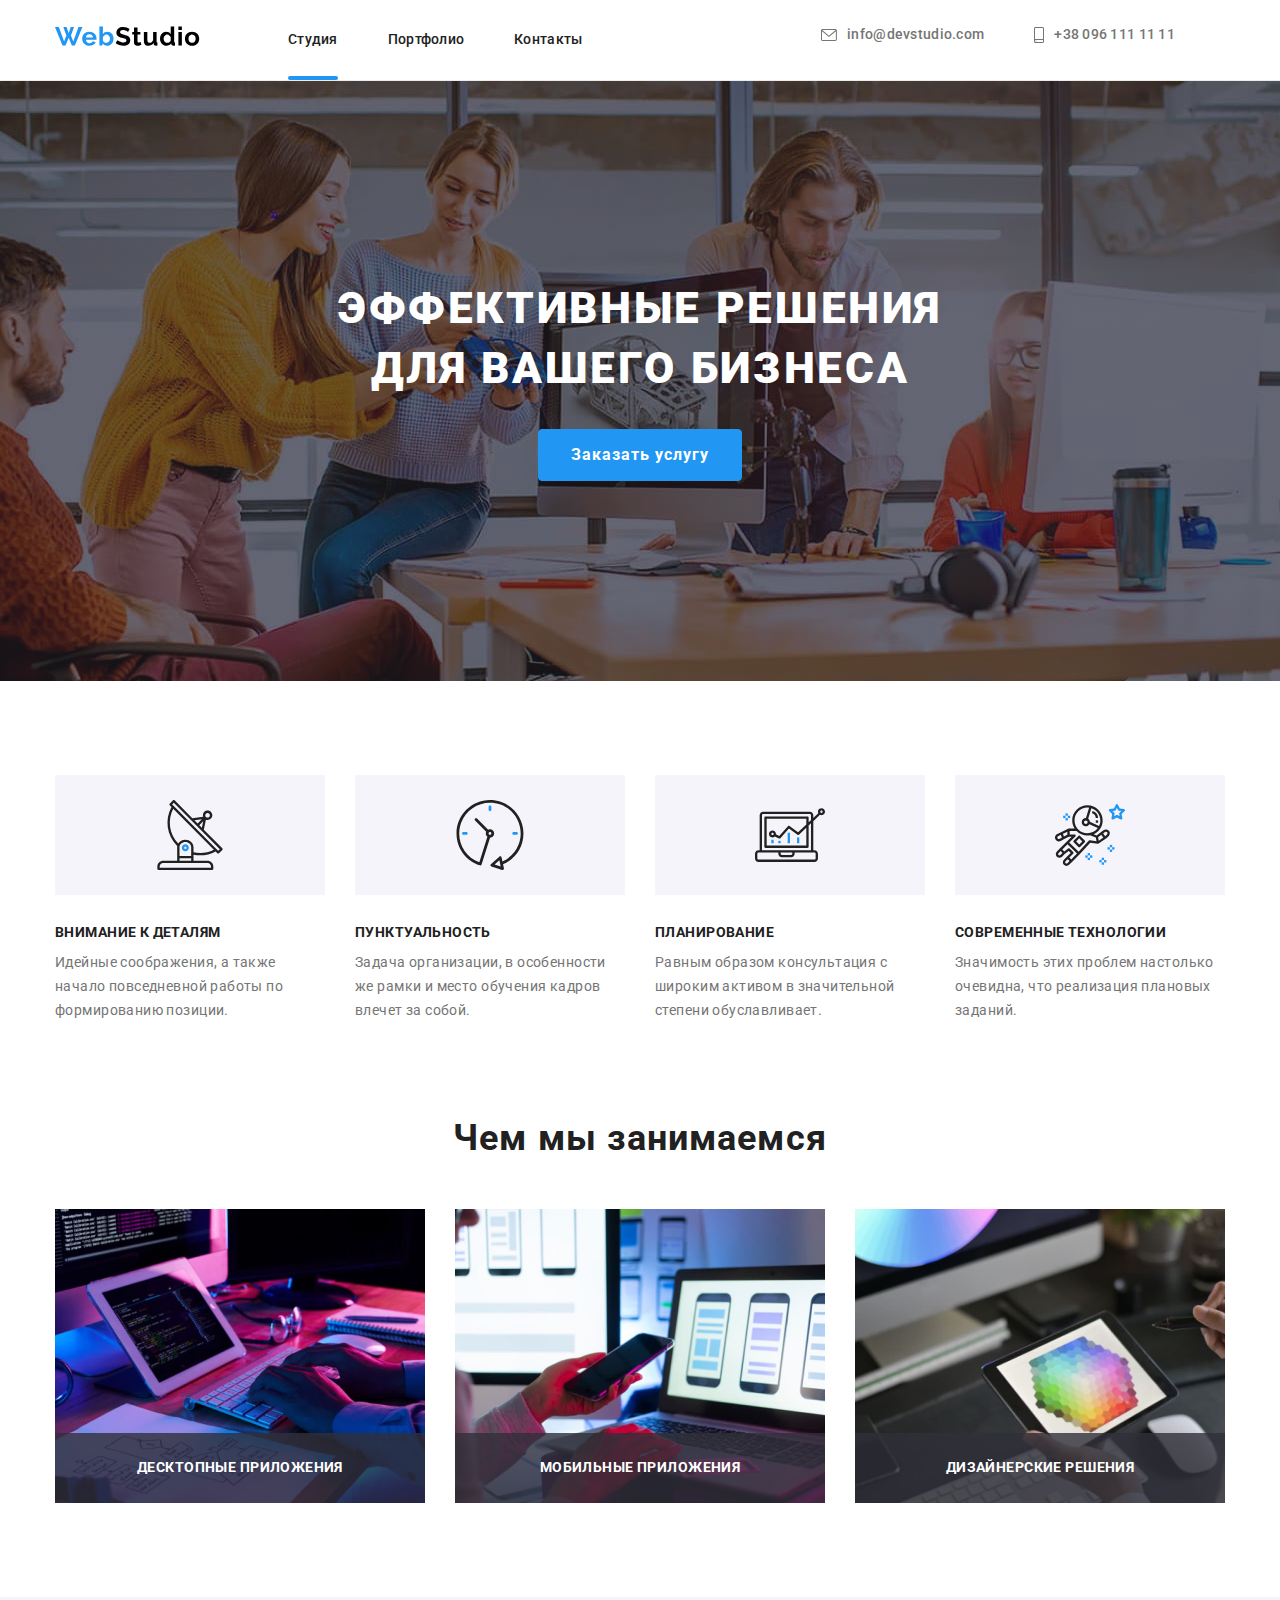
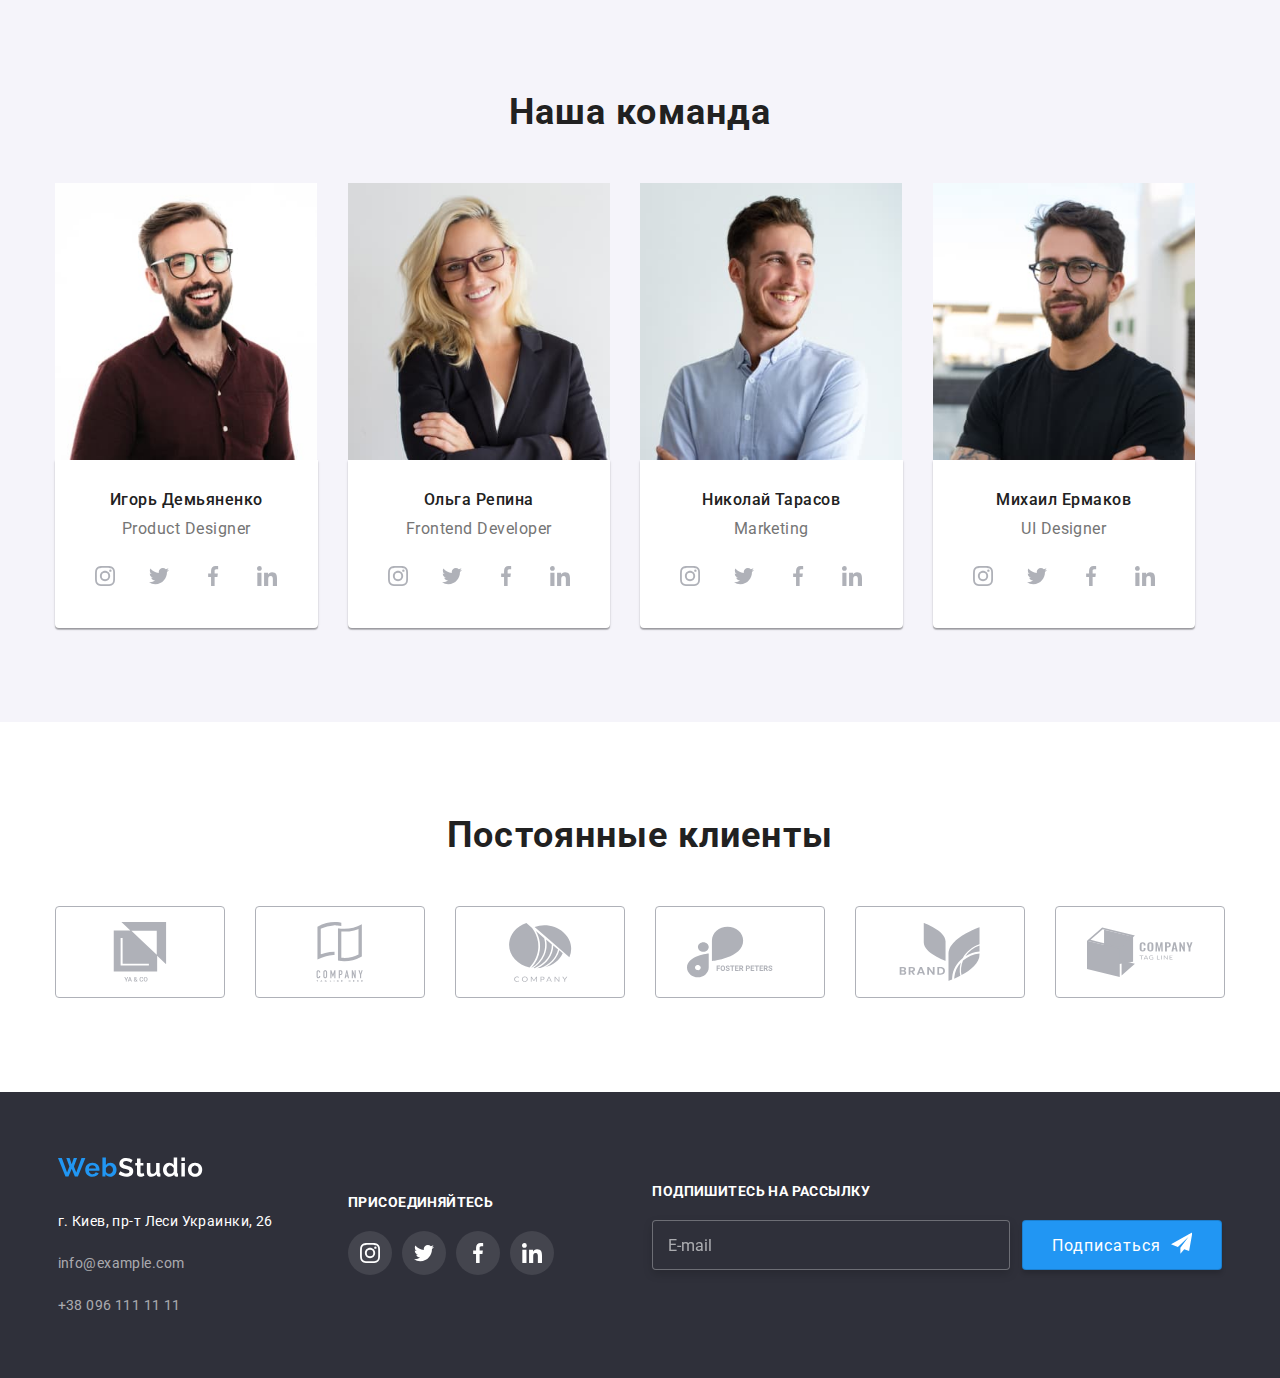
<file: index.html>
<!DOCTYPE html>
<html lang="ru">
	<head>
		<meta charset="UTF-8" />
		<meta http-equiv="X-UA-Compatible" content="IE=edge" />
		<meta name="viewport" content="width=device-width, initial-scale=1.0" />
		<link
			href="https://fonts.googleapis.com/css2?family=Raleway:wght@700&family=Roboto:wght@400;500;700;900&display=swap"
			rel="stylesheet"/>
		<link
			rel="stylesheet"
			href="https://cdnjs.cloudflare.com/ajax/libs/modern-normalize/1.1.0/modern-normalize.min.css"/>
		<title>Document</title>
		<link rel="stylesheet" href="./css/main.min.css">
	</head>
	<body id="body">

		
		<header class="header">
			<div class="header-container">
				<nav class="header-nav">
					<a href="index.html" class="header__logo">
					<svg class="header__icons" width="145" height="31"><use href="./images/icons.svg#icon-WebStudio"></use></svg></a>
				
					<ul class="site-nav">
						<li class="site-nav__item">
							<a href="index.html" class="site-nav__link site-nav__link--active">Студия</a></li>
						<li class="site-nav__item"><a href="./portfolio.html " class="site-nav__link">Портфолио</a></li>
						<li class="site-nav__item"><a href="index.html" class="site-nav__link">Контакты</a></li>
					</ul>	
				</nav>	
				
				<button type="button" class="mob-modal-btn" aria-expanded="false" 
				aria-controls="menu-contaiter" data-menu-button>
					<svg class="mob-modal__icons" width="40px" height="40px" aria-label="Переключатель меню">
						<use class="icon-menu" href="./images/icons.svg#icon-menu_40px"></use>
						<use class="icon-close" href="./images/icons.svg#icon-close_40px"></use>
					</svg>
				</button>
					<div class="menu-container" (mob-menu) data-menu id="menu-container">
						<div class="mob-menu__form">
							<div class="mob-menu__top">
							<ul class="mob-site-nav">
								<li class="mob-site-nav__item">
								<a href="index.html" class="mob-site-nav__link mob-site-nav__link--active">Студия</a>
								</li>
								<li class="mob-site-nav__item"><a href="./portfolio.html " class="mob-site-nav__link">Портфолио</a></li>
								<li class="mob-site-nav__item"><a href="index.html" class="mob-site-nav__link">Контакты</a></li>
							</ul>
							</div>
							<div class="mob-menu__botton">
							<ul class="mob-header-contacts">
								<li class="mob-header-contacts__item">
								<a href="mailto:info@devstudio.com" class="mob-header-contacts__mail">
									info@devstudio.com
								</a>
								</li>
								<li class="mob-header-contacts__item">
								<a href="tel:+380961111111" class="mob-header-contacts__phone">
									+38 096 111 11 11
								</a>
								</li>
							</ul>
							<ul class="mob-soc-nav">
								<li class="mob-soc-nav__item"><a href="#" class="mob-soc-nav__link">Instagram</a></li>
								<li class="mob-soc-nav__item"><a href="#" class="mob-soc-nav__link">Twitter</a></li>
								<li class="mob-soc-nav__item"><a href="#" class="mob-soc-nav__link">Facebook</a></li>
								<li class="mob-soc-nav__item"><a href="#" class="mob-soc-nav__link">LinkedIn</a></li>
							</ul>
							</div>
						</div>
					</div>

				<ul class="header-contacts">
					<li class="header-contacts__item">
						<a href="mailto:info@devstudio.com" class="header-contacts__link">
							<svg class="header-contacts__mail">
								<use href="./images/icons.svg#icon-imei"></use>
							</svg>
							info@devstudio.com
						</a>
					</li>
					<li class="header-contacts__item">
						<a href="tel:+380961111111" class="header-contacts__link">
							<svg class="header-contacts__phone">
								<use href="./images/icons.svg#icon-phone"></use>
							</svg>
							+38 096 111 11 11
						</a>
					</li>
				</ul>
			</div>
		</header>

		<main>
			<!--Заказ услуги-->

			<section class="hero">
				<div class="container">
					<h1 class="hero__title">Эффективные решения для вашего бизнеса</h1>
					<button class="hero__button" type="button" data-modal-open>Заказать услугу</button>
					<div class="backdrop is-hidden" data-modal>
						<div class="modal">
							<form class="modal-form">
								<h2 class="modal__name"> Оставьте свои данные, мы вам перезвоним </h2>
								<ul>
									<li class="modal-form__item">
										<label for="name" class="modal-form__label">Имя</label>
			
										<input class="modal-form__input" type="text" name="name" id="name" autofocus>
										<svg class="modal-form__icons" width="18px" height="18px">
											<use href="./images/icons.svg#icon-person-black-18dp"></use>
										</svg>
									</li>
									<li class="modal-form__item">
										<label for="tel" class="modal-form__label">Телефон</label>
										<input class="modal-form__input" type="tel" name="tel" id="tel">
										<svg class="modal-form__icons" width="18px" height="18px">
											<use href="./images/icons.svg#icon-phone-black"></use>
										</svg>
									</li>
									<li class="modal-form__item">
										<label for="mail" class="modal-form__label">Почта</label>
										<input class="modal-form__input" type="email" name="email" id="mail">
										<svg class="modal-form__icons" width="18px" height="18px">
											<use href="./images/icons.svg#icon-email-black"></use>
										</svg>
									</li>
									<li class="modal-form__item">
										<label for="coment" class="modal-form__label">Комментарий</label>
										<textarea class="modal-form__textera" name="coment" id="coment" rows="9"
											placeholder="Введите текст"></textarea>
									</li>
								</ul>
			
								<div class="modal-form__item modal-form__item--policy">
									<label class="modal-form__label modal-form__label--policy" for="policy">
										<input class="modal-form__input modal-form__input--policy" type="checkbox" name="policy"
											id="policy">
										<svg class="modal-form__icons modal-form__icons--policy" width="16px" height="15px">
											<use href="./images/icons.svg#icon-icon-check11"></use>
										</svg>
										<span>
											Соглашаюсь с рассылкой и принимаю
											<a href="#"> Условия договора</a>
										</span>
									</label>
								</div>
								<button class="modal-form__button" type="submit">Отправить</button>
							</form>
							<button class="modal__close" data-modal-close>
								<svg class="modal__icon" width="11px" height="11px">
									<use href="./images/icons.svg#icon-Modal"></use>
								</svg>
							</button>
						</div>
					</div>
				</div>
			</section>

			<!--Особености-->

			<section class="feature">
				<div class="container">
					<h2 class="feature-title">Особености</h2>
					<ul class="feature-list">
						<li class="feature-list__items feature-list__items--antenna">
							<h3 class="feature-list__title">Внимание к деталям</h3>
							<p class="feature-list__text">Идейные соображения, а также начало повседневной работы по формированию позиции.</p>
						</li>
						<li class="feature-list__items feature-list__items--clock">
							<h3 class="feature-list__title">Пунктуальность</h3>
							<p class="feature-list__text">Задача организации, в особенности же рамки и место обучения кадров влечет за собой.</p>
						</li>
						<li class="feature-list__items feature-list__items--diagram">
							<h3 class="feature-list__title">Планирование</h3>
							<p class="feature-list__text">Равным образом консультация с широким активом в значительной степени обуславливает.</p>
						</li>
						<li class="feature-list__items feature-list__items--astronaut">
							<h3 class="feature-list__title">Современные технологии</h3>
							<p class="feature-list__text">Значимость этих проблем настолько очевидна, что реализация плановых заданий.</p>
						</li>
					</ul>
				</div>
			</section>

			<!--Чем мы занимаемся-->

			<section class="work">
				<div class="container">
					<h2 class="work-title">Чем мы занимаемся</h2>
					<ul class="work-list">
						<li class="work-list__item">
							<img srcset="./images/box_1_desk_1x.jpg 370w,
							./images/box_1_desk_2x.jpg 740w"
							sizes="(min-width: 1200px) 33vw"
							src="./images/box_1.jpg" alt="Написання коду HTML" width="370" height="294" />
							<div class="work-list__imeges">
							<p>Десктопные приложения</p>
							</div>
						</li>
						<li class="work-list__item">
							<img 
							srcset="./images/box_2_desk_1x.jpg 370w,
							./images/box_2_desk_2x.jpg 740w"
							sizes="(min-width: 1200px) 33vw"
							src="./images/box_2.jpg" alt="Стилізація HTML з допомогою CSS" width="370" height="294" />
							<div class="work-list__imeges">
							<p>Мобильные приложения</p>
							</div>
						</li>
						<li class="work-list__item">
							<img srcset="./images/box_3_desk_1x.jpg 370w,
							./images/box_3_desk_2x.jpg 740w"
							sizes="(min-width: 1200px) 33vw"
							src="./images/box_3.jpg" alt="Візуалізація даних" width="370" height="294" />
							<div class="work-list__imeges">
							<p>Дизайнерские решения</p>
							</div>
						</li>
					</ul>
				</div>
			</section>

			<!--Наша команда-->

			<section class="comand">
				<div class="container">
					<h2 class="comand__title">Наша команда</h2>
					<ul class=comand-list>
						<li class="comand-list__item">
							<img srcset="./images/team_lead1_desk_1x.jpg 270w,
							./images/team_lead1_tab_1x.jpg 354w,
							./images/team_lead1_mob_1x.jpg 450w,
							./images/team_lead1_desk_2x.jpg 540w,
							./images/team_lead1_tab_2x.jpg 708w,
							./images/team_lead1_mob_2x.jpg 900w"
							sizes="(min-width: 1200px) 25vw, (min-width: 768px) 50vw, 100vw"
							src="./images/team_lead1.jpg" alt="Product Designer"/>
							<div class="comand-list__description">
								<h3 class="comand-list__title">Игорь Демьяненко</h3>
								<p class="comand-list__text">Product Designer</p>
                <div class="socials">
								<ul class="socials-list">
									<li class="socials-list__item">
										<a class="socials-list__link" href="instagram">
											<svg class="socials-list__icon" width="20" height="20">
												<use href="./images/icons.svg#icon-instagram"></use>
											</svg>
										</a>
									</li>
									<li class="socials-list__item">
										<a class="socials-list__link" href="twiter">
											<svg class="socials-list__icon" width="20" height="20">
												<use href="./images/icons.svg#icon-twitter"></use>
											</svg>
										</a>
									</li>
									<li class="socials-list__item">
										<a class="socials-list__link" href="facebook">
											<svg class="socials-list__icon" width="20" height="20">
												<use href="./images/icons.svg#icon-facebook"></use>
											</svg>
										</a>
									</li>
									<li class="socials-list__item">
										<a class="socials-list__link" href="linkedin">
											<svg class="socials-list__icon" width="20" height="20">
												<use href="./images/icons.svg#icon-linkedin"></use>
											</svg>
										</a>
									</li>
								</ul>
                </div>
							</div>
						</li>
						<li class="comand-list__item">
							<img srcset="./images/team_lead2_desk_1x.jpg 270w,
							./images/team_lead2_tab_1x.jpg 354w,
							./images/team_lead2_mob_1x.jpg 450w,
							./images/team_lead2_desk_2x.jpg 540w,
							./images/team_lead2_tab_2x.jpg 708w,
							./images/team_lead2_mob_2x.jpg 900w"
							sizes="(min-width: 1200px) 25vw, (min-width: 768px) 50vw, 100vw"
							src="./images/team_lead2.jpg" alt="Frontend Developer"/>
							<div class="comand-list__description">
								<h3 class="comand-list__title">Ольга Репина</h3>
								<p class="comand-list__text">Frontend Developer</p>
                <div class="socials">
								<ul class="socials-list">
									<li class="socials-list__item">
										<a class="socials-list__link" href="instagram">
											<svg class="socials-list__icon" width="20" height="20">
												<use href="./images/icons.svg#icon-instagram"></use>
											</svg>
										</a>
									</li>
									<li class="socials-list__item">
										<a class="socials-list__link" href="twiter">
											<svg class="socials-list__icon" width="20" height="20">
												<use href="./images/icons.svg#icon-twitter"></use>
											</svg>
										</a>
									</li>
									<li class="socials-list__item">
										<a class="socials-list__link" href="facebook">
											<svg class="socials-list__icon" width="20" height="20">
												<use href="./images/icons.svg#icon-facebook"></use>
											</svg>
										</a>
									</li>
									<li class="socials-list__item">
										<a class="socials-list__link" href="linkedin">
											<svg class="socials-list__icon" width="20" height="20">
												<use href="./images/icons.svg#icon-linkedin"></use>
											</svg>
										</a>
									</li>
								</ul>
                </div>
							</div>
						</li>
						<li class="comand-list__item">
							<img srcset="./images/team_lead3_desk_1x.jpg 270w,
							./images/team_lead3_tab_1x.jpg 354w,
							./images/team_lead3_mob_1x.jpg 450w,
							./images/team_lead3_desk_2x.jpg 540w,
							./images/team_lead3_tab_2x.jpg 708w,
							./images/team_lead3_mob_2x.jpg 900w"
							sizes="(min-width: 1200px) 25vw, (min-width: 768px) 50vw, 100vw"
							src="./images/team_lead3.jpg" alt="Marketing"/>
							<div class="comand-list__description">
								<h3 class="comand-list__title">Николай Тарасов</h3>
								<p class="comand-list__text">Marketing</p>
                <div class="socials">
								<ul class="socials-list">
									<li class="socials-list__item">
										<a class="socials-list__link" href="instagram">
											<svg class="socials-list__icon" width="20" height="20">
												<use href="./images/icons.svg#icon-instagram"></use>
											</svg>
										</a>
									</li>
									<li class="socials-list__item">
										<a class="socials-list__link" href="twiter">
											<svg class="socials-list__icon" width="20" height="20">
												<use href="./images/icons.svg#icon-twitter"></use>
											</svg>
										</a>
									</li>
									<li class="socials-list__item">
										<a class="socials-list__link" href="facebook">
											<svg class="socials-list__icon" width="20" height="20">
												<use href="./images/icons.svg#icon-facebook"></use>
											</svg>
										</a>
									</li>
									<li class="socials-list__item">
										<a class="socials-list__link" href="linkedin">
											<svg class="socials-list__icon" width="20" height="20">
												<use href="./images/icons.svg#icon-linkedin"></use>
											</svg>
										</a>
									</li>
								</ul>
                </div>
							</div>
						</li>
						<li class="comand-list__item">
							<img srcset="./images/team_lead4_desk_1x.jpg 270w,
							./images/team_lead4_tab_1x.jpg 354w,
							./images/team_lead4_mob_1x.jpg 450w,
							./images/team_lead4_desk_2x.jpg 540w,
							./images/team_lead4_tab_2x.jpg 708w,
							./images/team_lead4_mob_2x.jpg 900w"
							sizes="(min-width: 1200px) 25vw, (min-width: 768px) 50vw, 100vw"
							src="./images/team_lead4.jpg" alt="UI Designer"/>
							<div class="comand-list__description">
								<h3 class="comand-list__title">Михаил Ермаков</h3>
								<p class="comand-list__text">UI Designer</p>
                <div class="socials">
								<ul class="socials-list">
									<li class="socials-list__item">
										<a class="socials-list__link" href="instagram">
											<svg class="socials-list__icon" width="20" height="20">
												<use href="./images/icons.svg#icon-instagram"></use>
											</svg>
										</a>
									</li>
									<li class="socials-list__item">
										<a class="socials-list__link" href="twiter">
											<svg class="socials-list__icon" width="20" height="20">
												<use href="./images/icons.svg#icon-twitter"></use>
											</svg>
										</a>
									</li>
									<li class="socials-list__item">
										<a class="socials-list__link" href="facebook">
											<svg class="socials-list__icon" width="20" height="20">
												<use href="./images/icons.svg#icon-facebook"></use>
											</svg>
										</a>
									</li>
									<li class="socials-list__item">
										<a class="socials-list__link" href="linkedin">
											<svg class="socials-list__icon" width="20" height="20">
												<use href="./images/icons.svg#icon-linkedin"></use>
											</svg>
										</a>
									</li>
								</ul>
                </div>
							</div>
						</li>
					</ul>
				</div>
			</section>
		</main>

		<!--Постоянные клиенты-->

		<section class="clients">
			<div class="container">
				<h2 class="clients__title">Постоянные клиенты</h2>
				<ul class="clients__list">
					<li class="clients__item">
						<a class="clients__link" href="instagram">
							<svg class="clients__icon">
								<use href="./images/icons.svg#icon-company1"></use>
							</svg>
						</a>
					</li>
					<li class="clients__item">
						<a class="clients__link" href="instagram">
							<svg class="clients__icon">
								<use href="./images/icons.svg#icon-company2"></use>
							</svg>
						</a>
					</li>
					<li class="clients__item">
						<a class="clients__link" href="instagram">
							<svg class="clients__icon">
								<use href="./images/icons.svg#icon-company3"></use>
							</svg>
						</a>
					</li>
					<li class="clients__item">
						<a class="clients__link" href="instagram">
							<svg class="clients__icon">
								<use href="./images/icons.svg#icon-company4"></use>
							</svg>
						</a>
					</li>
					</li>
					<li class="clients__item">
						<a class="clients__link" href="instagram">
							<svg class="clients__icon">
								<use href="./images/icons.svg#icon-company5"></use>
							</svg>
						</a>
					</li>
					<li class="clients__item">
						<a class="clients__link" href="instagram">
							<svg class="clients__icon">
								<use href="./images/icons.svg#icon-company6"></use>
							</svg>
						</a>
					</li>
				</ul>
			</div>
		</section>

		<!--Page Footer-->

		<footer class="footer">
			<div class="footer-container">
				<div class="order-adress">
					<a href="index.html" class="footer__link">
						<svg class="socials-list__icon" width="145" height="31"><use href="./images/icons.svg#icon-WebStudio_footer"></use></svg>
					</a>
					<ul class="order-adress__list">
						<li class="footer__item">
							<a class="footer__list" href="https://goo.gl/maps/K7o9gSTaup2MySCS8" target="_blank" rel="noopener noreferrer">
							г. Киев, пр-т Леси Украинки, 26
						</a>
						</li>
						<li class="footer__item">
							<a href="info@example.com" class="footer__adress">info@example.com</a>
						</li>
						<li class="footer__item">
							<a href="tel:+380961111111" class="footer__adress">+38 096 111 11 11</a>
						</li>
					</ul>
					
				</div>
				<div class="footer-nav">
					<p class="footer-nav__sets">присоединяйтесь</p>
					<ul class="socials-lists">
						<li class="socials-lists__item socials-lists__item--footer">
							<a class="socials-lists__link socials-lists__link--footer" href="instagram">
								<svg  width="20" height="20">
									<use href="./images/icons.svg#icon-instagram"></use>
								</svg>
							</a>
						</li>
						<li class="socials-lists__item socials-lists__item--footer">
							<a class="socials-lists__link socials-lists__link--footer" href="twiter">
								<svg width="20" height="20">
									<use href="./images/icons.svg#icon-twitter"></use>
								</svg>
							</a>
						</li>
						<li class="socials-lists__item socials-lists__item--footer">
							<a class="socials-lists__link socials-lists__link--footer" href="facebook">
								<svg  width="20" height="20">
									<use href="./images/icons.svg#icon-facebook"></use>
								</svg>
							</a>
						</li>
						<li class="socials-lists__item socials-lists__item--footer">
							<a class="socials-lists__link socials-lists__link--footer" href="linkedin">
								<svg  width="20" height="20">
									<use href="./images/icons.svg#icon-linkedin"></use>
								</svg>
							</a>
						</li>
					</ul>
				</div>
				<div class="subscription-container">
					<p class="footer-nav__sets">Подпишитесь на рассылку</p>
					<form class="subscription-form">
					<div class="subscription__discus">
						<label for="mail"></label>
						<input class="subscription__input" type="email" name="E-mail" id="mail" placeholder="E-mail">
						<button class="subscription-button__snd" type="submit">
							<span>Подписаться</span>
							<svg class="subscription-button__icon">
								<use href="./images/icons.svg#icon-icon-send">
								</use>
							</svg>

						</button>
					</div>
					</form>					
				</div>
			</div>
		</footer>

		<script src="./js/modal.js"></script>
		<script src="./js/mobile-menu.js"></script>
	</body>
</html>
</file>
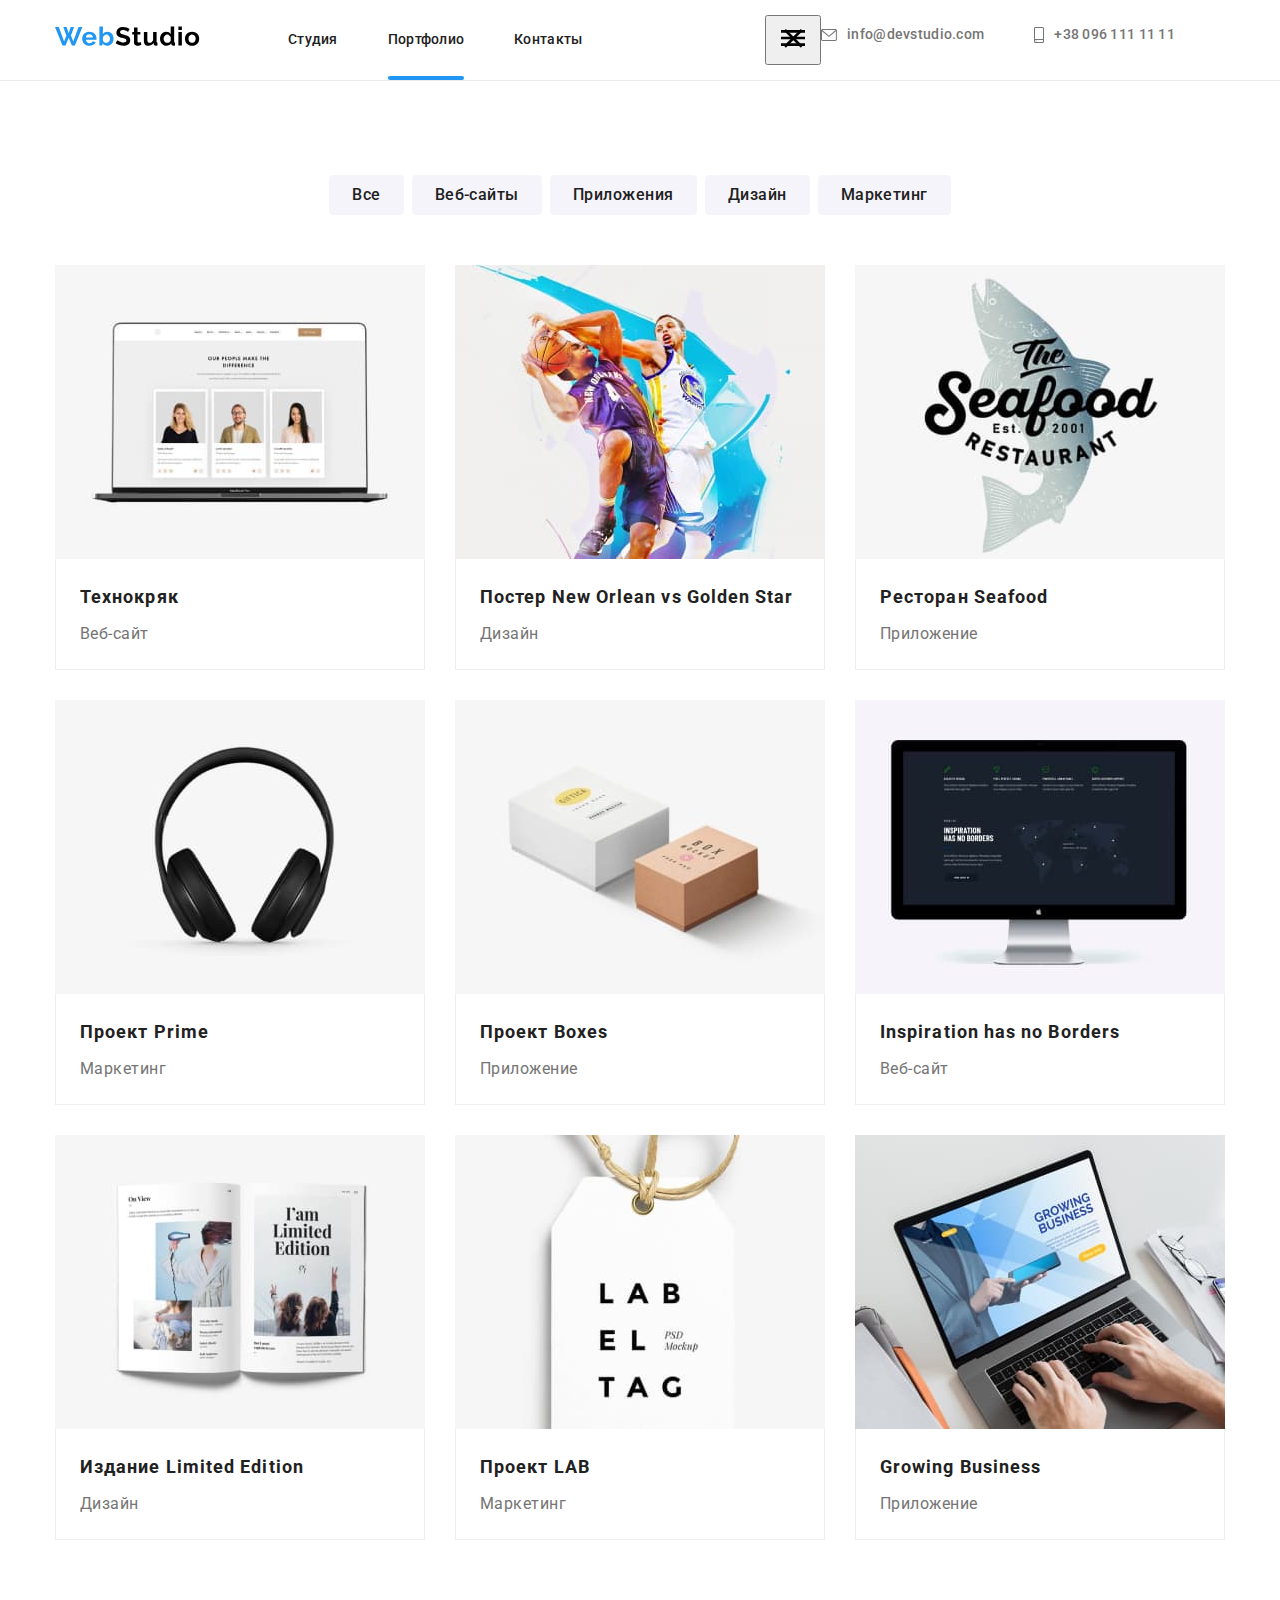
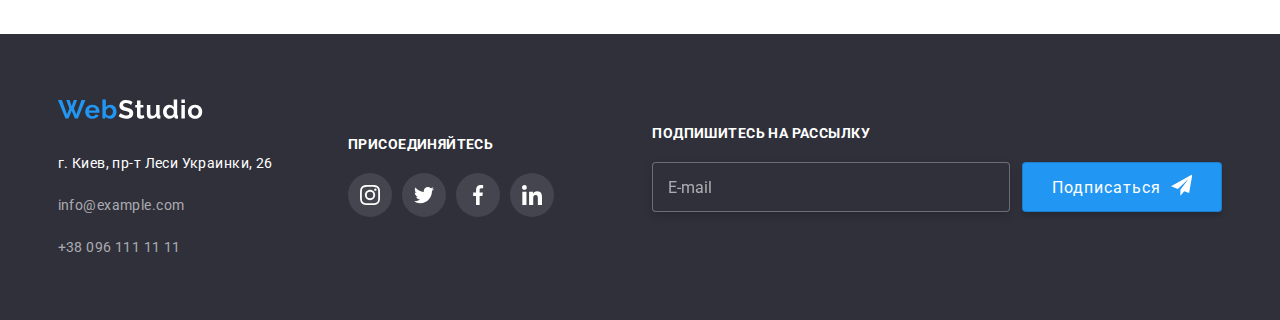
<file: portfolio.html>
<!DOCTYPE html>
<html lang="ru">
	<head>
		<meta charset="UTF-8" />
		<meta http-equiv="X-UA-Compatible" content="IE=edge" />
		<meta name="viewport" content="width=device-width, initial-scale=1.0" />
		<link
			href="https://fonts.googleapis.com/css2?family=Raleway:wght@700&family=Roboto:wght@400;500;700;900&display=swap"
			rel="stylesheet"
		/>
		<link
			rel="stylesheet"
			href="https://cdnjs.cloudflare.com/ajax/libs/modern-normalize/1.1.0/modern-normalize.min.css"
		/>
		<title>Document</title>
		<link rel="stylesheet" href="./css/main.min.css" />
	</head>
	<body class="text-style">
		<!--Шапка сайту-->

		<header class="header">
			<div class="header-container">
				<nav class="header-nav">
					<a href="index.html" class="header__logo">
						<svg class="header__icons" width="145" height="31">
							<use href="./images/icons.svg#icon-WebStudio"></use>
						</svg></a>
		
					<ul class="site-nav">
						<li class="site-nav__item">
							<a href="index.html" class="site-nav__link site-nav__link">Студия</a>
						</li>
						<li class="site-nav__item"><a href="./portfolio.html " class="site-nav__link site-nav__link--active">Портфолио</a></li>
						<li class="site-nav__item"><a href="index.html" class="site-nav__link">Контакты</a></li>
					</ul>
				</nav>
		
				<button type="button" class="header__icon">
					<svg class="header__icons" width="40px" height="40px" aria-label="Переключатель меню">
						<use href="./images/icons.svg#icon-close_40px"></use>
						<use href="./images/icons.svg#icon-menu_40px"></use>
					</svg>
				</button>
		
				<ul class="header-contacts">
					<li class="header-contacts__item">
						<a href="mailto:info@devstudio.com" class="header-contacts__link">
							<svg class="header-contacts__mail">
								<use href="./images/icons.svg#icon-imei"></use>
							</svg>
							info@devstudio.com
						</a>
					</li>
					<li class="header-contacts__item">
						<a href="tel:+380961111111" class="header-contacts__link">
							<svg class="header-contacts__phone">
								<use href="./images/icons.svg#icon-phone"></use>
							</svg>
							+38 096 111 11 11
						</a>
					</li>
				</ul>
			</div>
		</header>

		<main>
			<!--Навигация-->
			<section class="portfolio">
				<div class="container">
					<h1 class="portfolio__title">Портфолио</h1>
					<div class="navigation">
						<ul class="navigation-list">
							<li class="navigation-list__item">
								<button type="button" class="navigation-list__button">Все</button>
							</li>
							<li class="navigation-list__item">
								<button type="button" class="navigation-list__button">Веб-сайты</button>
							</li>
							<li class="navigation-list__item">
								<button type="button" class="navigation-list__button">Приложения</button>
							</li>
							<li class="navigation-list__item">
								<button type="button" class="navigation-list__button">Дизайн</button>
							</li>
							<li class="navigation-list__item">
								<button type="button" class="navigation-list__button">Маркетинг</button>
							</li>
						</ul>
					</div>

					<h2 class="portfolio__title">Проект</h2>
					<ul class="proect">
						<li class="proect-list__item">
							<a href="" class="proect-list__link">
								<div class="proect-list__label">
									<img srcset="./images/tehno_desk_1x.jpg 370w,
							./images/tehno_tab_1x.jpg 354w,
							./images/tehno_mob_1x.jpg 450w,
							./images/tehno_desk_2x.jpg 740w,
							./images/tehno_tab_2x.jpg 708w,
							./images/tehno_mob_2x.jpg 900w"
							sizes="(min-width: 1200px) 370px, (min-width: 768px) 354vw, 100vw"
									src="./images/tehno.jpg" alt="Команда дизайнеров"/>
									<div class="proect-list__submenu">
										Технокряк это современная площадка распространения коронавируса. Компании используют эту платформу
										для цифрового шпионажа и атак на защищённые сервера конкурентов.
									</div>
								</div>
								<div class="proect-portfolio">
									<h3 class="proect-portfolio__title">Технокряк</h3>
									<p class="proect-portfolio__link">Веб-сайт</p>
								</div>
							</a>
						</li>
						<li class="proect-list__item">
							<a href="" class="proect-list__link">
								<div class="proect-list__label">
									<img srcset="./images/new-orlean_desk_1x.jpg 370w,
							./images/new-orlean_tab_1x.jpg 354w,
							./images/new-orlean_mob_1x.jpg 450w,
							./images/new-orlean_desk_2x.jpg 740w,
							./images/new-orlean_tab_2x.jpg 708w,
							./images/new-orlean_mob_2x.jpg 900w"
							sizes="(min-width: 1200px) 370px, (min-width: 768px) 354vw, 100vw"
									src="./images/new-orlean.jpg" alt="Баскетбол New Orlean"/>
									<div class="proect-list__submenu">
										Технокряк это современная площадка распространения коронавируса. Компании используют эту платформу
										для цифрового шпионажа и атак на защищённые сервера конкурентов.
									</div>
								</div>
								<div class="proect-portfolio">
									<h3 class="proect-portfolio__title">Постер New Orlean vs Golden Star</h3>
									<p class="proect-portfolio__link">Дизайн</p>
								</div>
							</a>
						</li>
						<li class="proect-list__item">
							<a href="" class="proect-list__link">
								<div class="proect-list__label">
									<img srcset="./images/seafood_desk_1x.jpg 370w,
							./images/seafood_tab_1x.jpg 354w,
							./images/seafood_mob_1x.jpg 450w,
							./images/seafood_desk_2x.jpg 740w,
							./images/seafood_tab_2x.jpg 708w,
							./images/seafood_mob_2x.jpg 900w"
							sizes="(min-width: 1200px) 370px, (min-width: 768px) 354vw, 100vw"
									src="./images/seafood.jpg" alt="Ресторан морепродуктов"/>
									<div class="proect-list__submenu">
										Технокряк это современная площадка распространения коронавируса. Компании используют эту платформу
										для цифрового шпионажа и атак на защищённые сервера конкурентов.
									</div>
								</div>
								<div class="proect-portfolio">
									<h3 class="proect-portfolio__title">Ресторан Seafood</h3>
									<p class="proect-portfolio__link">Приложение</p>
								</div>
							</a>
						</li>
						<li class="proect-list__item">
							<a href="" class="proect-list__link">
								<div class="proect-list__label">
									<img srcset="./images/prime_desk_1x.jpg 370w,
							./images/prime_tab_1x.jpg 354w,
							./images/prime_mob_1x.jpg 450w,
							./images/prime_desk_2x.jpg 740w,
							./images/prime_tab_2x.jpg 708w,
							./images/prime_mob_2x.jpg 900w"
							sizes="(min-width: 1200px) 370px, (min-width: 768px) 354vw, 100vw"
									src="./images/prime.jpg" alt="Наушники"/>
									<div class="proect-list__submenu">
										Технокряк это современная площадка распространения коронавируса. Компании используют эту платформу
										для цифрового шпионажа и атак на защищённые сервера конкурентов.
									</div>
								</div>
								<div class="proect-portfolio">
									<h3 class="proect-portfolio__title">Проект Prime</h3>
									<p class="proect-portfolio__link">Маркетинг</p>
								</div>
							</a>
						</li>
						<li class="proect-list__item">
							<a href="" class="proect-list__link">
								<div class="proect-list__label">
									<img srcset="./images/boxes_desk_1x.jpg 370w,
							./images/boxes_tab_1x.jpg 354w,
							./images/boxes_mob_1x.jpg 450w,
							./images/boxes_desk_2x.jpg 740w,
							./images/boxes_tab_2x.jpg 708w,
							./images/boxes_mob_2x.jpg 900w"
							sizes="(min-width: 1200px) 370px, (min-width: 768px) 354vw, 100vw"
									src="./images/boxes.jpg" alt="Коробки"/>
									<div class="proect-list__submenu">
										Технокряк это современная площадка распространения коронавируса. Компании используют эту платформу
										для цифрового шпионажа и атак на защищённые сервера конкурентов.
									</div>
								</div>
								<div class="proect-portfolio">
									<h3 class="proect-portfolio__title">Проект Boxes</h3>
									<p class="proect-portfolio__link">Приложение</p>
								</div>
							</a>
						</li>
						<li class="proect-list__item">
							<a href="" class="proect-list__link">
								<div class="proect-list__label">
									<img srcset="./images/border_desk_1x.jpg 370w,
							./images/border_tab_1x.jpg 354w,
							./images/border_mob_1x.jpg 450w,
							./images/border_desk_2x.jpg 740w,
							./images/border_tab_2x.jpg 708w,
							./images/border_mob_2x.jpg 900w"
							sizes="(min-width: 1200px) 370px, (min-width: 768px) 354vw, 100vw"
									src="./images/border.jpg" alt="Веб сайт"/>
									<div class="proect-list__submenu">
										Технокряк это современная площадка распространения коронавируса. Компании используют эту платформу
										для цифрового шпионажа и атак на защищённые сервера конкурентов.
									</div>
								</div>
								<div class="proect-portfolio">
									<h3 class="proect-portfolio__title">Inspiration has no Borders</h3>
									<p class="proect-portfolio__link">Веб-сайт</p>
								</div>
							</a>
						</li>
						<li class="proect-list__item">
							<a href="" class="proect-list__link">
								<div class="proect-list__label">
									<img srcset="./images/edition_desk_1x.jpg 370w,
							./images/edition_tab_1x.jpg 354w,
							./images/edition_mob_1x.jpg 450w,
							./images/edition_desk_2x.jpg 740w,
							./images/edition_tab_2x.jpg 708w,
							./images/edition_mob_2x.jpg 900w"
							sizes="(min-width: 1200px) 370px, (min-width: 768px) 354vw, 100vw"
									src="./images/edition.jpg" alt="Издание"/>
									<div class="proect-list__submenu">
										Технокряк это современная площадка распространения коронавируса. Компании используют эту платформу
										для цифрового шпионажа и атак на защищённые сервера конкурентов.
									</div>
								</div>
								<div class="proect-portfolio">
									<h3 class="proect-portfolio__title">Издание Limited Edition</h3>
									<p class="proect-portfolio__link">Дизайн</p>
								</div>
							</a>
						</li>
						<li class="proect-list__item">
							<a href="" class="proect-list__link">
								<div class="proect-list__label">
									<img srcset="./images/lab_desk_1x.jpg 370w,
							./images/lab_tab_1x.jpg 354w,
							./images/lab_mob_1x.jpg 450w,
							./images/lab_desk_2x.jpg 740w,
							./images/lab_tab_2x.jpg 708w,
							./images/lab_mob_2x.jpg 900w"
							sizes="(min-width: 1200px) 370px, (min-width: 768px) 354vw, 100vw"
									src="./images/lab.jpg" alt="Проект"/>
									<div class="proect-list__submenu">
										Технокряк это современная площадка распространения коронавируса. Компании используют эту платформу
										для цифрового шпионажа и атак на защищённые сервера конкурентов.
									</div>
								</div>
								<div class="proect-portfolio">
									<h3 class="proect-portfolio__title">Проект LAB</h3>
									<p class="proect-portfolio__link">Маркетинг</p>
								</div>
							</a>
						</li>
						<li class="proect-list__item">
							<a href="" class="proect-list__link">
								<div class="proect-list__label">
									<img srcset="./images/growing_desk_1x.jpg 370w,
							./images/growing_tab_1x.jpg 354w,
							./images/growing_mob_1x.jpg 450w,
							./images/growing_desk_2x.jpg 740w,
							./images/growing_tab_2x.jpg 708w,
							./images/growing_mob_2x.jpg 900w"
							sizes="(min-width: 1200px) 370px, (min-width: 768px) 354vw, 100vw"
									src="./images/growing.jpg" alt="Приложение"/>
									<div class="proect-list__submenu">
										Технокряк это современная площадка распространения коронавируса. Компании используют эту платформу
										для цифрового шпионажа и атак на защищённые сервера конкурентов.
									</div>
								</div>
								<div class="proect-portfolio">
									<h3 class="proect-portfolio__title">Growing Business</h3>
									<p class="proect-portfolio__link">Приложение</p>
								</div>
							</a>
						</li>
					</ul>
				</div>
			</section>
		</main>

		<!--Page Footer-->
		<footer class="footer">
			<div class="footer-container">
				<div class="order-adress">
					<a href="index.html" class="footer__link">
						<svg class="socials-list__icon" width="145" height="31">
							<use href="./images/icons.svg#icon-WebStudio_footer"></use>
						</svg>
					</a>
					<ul class="order-adress__list">
						<li class="footer__item">
							<a class="footer__list" href="https://goo.gl/maps/K7o9gSTaup2MySCS8" target="_blank"
								rel="noopener noreferrer">
								г. Киев, пр-т Леси Украинки, 26
							</a>
						</li>
						<li class="footer__item">
							<a href="info@example.com" class="footer__adress">info@example.com</a>
						</li>
						<li class="footer__item">
							<a href="tel:+380961111111" class="footer__adress">+38 096 111 11 11</a>
						</li>
					</ul>
		
				</div>
				<div class="footer-nav">
					<p class="footer-nav__sets">присоединяйтесь</p>
					<ul class="socials-lists">
						<li class="socials-lists__item socials-lists__item--footer">
							<a class="socials-lists__link socials-lists__link--footer" href="instagram">
								<svg width="20" height="20">
									<use href="./images/icons.svg#icon-instagram"></use>
								</svg>
							</a>
						</li>
						<li class="socials-lists__item socials-lists__item--footer">
							<a class="socials-lists__link socials-lists__link--footer" href="twiter">
								<svg width="20" height="20">
									<use href="./images/icons.svg#icon-twitter"></use>
								</svg>
							</a>
						</li>
						<li class="socials-lists__item socials-lists__item--footer">
							<a class="socials-lists__link socials-lists__link--footer" href="facebook">
								<svg width="20" height="20">
									<use href="./images/icons.svg#icon-facebook"></use>
								</svg>
							</a>
						</li>
						<li class="socials-lists__item socials-lists__item--footer">
							<a class="socials-lists__link socials-lists__link--footer" href="linkedin">
								<svg width="20" height="20">
									<use href="./images/icons.svg#icon-linkedin"></use>
								</svg>
							</a>
						</li>
					</ul>
				</div>
				<div class="subscription-container">
					<p class="footer-nav__sets">Подпишитесь на рассылку</p>
					<form class="subscription-form">
						<div class="subscription__discus">
							<label for="mail"></label>
							<input class="subscription__input" type="email" name="E-mail" id="mail" placeholder="E-mail">
							<button class="subscription-button__snd" type="submit">
								<span>Подписаться</span>
								<svg class="subscription-button__icon">
									<use href="./images/icons.svg#icon-icon-send">
									</use>
								</svg>
		
							</button>
						</div>
					</form>
				</div>
			</div>
		</footer>
	</body>
</html>
</file>
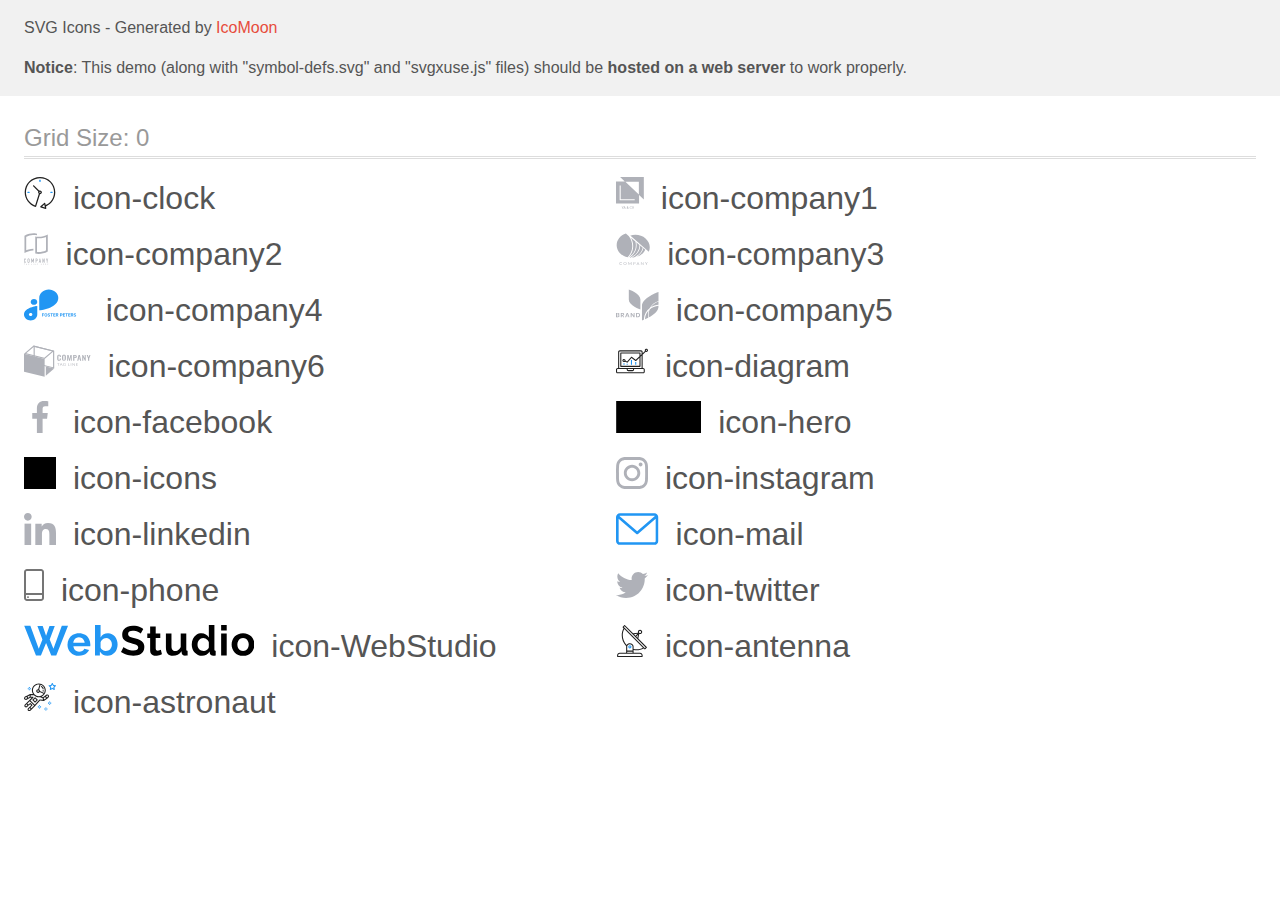
<file: images/icomoon/demo-external-svg.html>
<!doctype html>
<html>
<head>
    <title>IcoMoon - SVG Icons</title>
    <meta charset="utf-8">
    <meta name="viewport" content="width=device-width, initial-scale=1">
    <link rel="stylesheet" href="demo-files/demo.css">
    <link rel="stylesheet" href="style.css">
</head>
<body>
<header class="bgc1 clearfix">
<div class="mhl">
    <p>SVG Icons - Generated by <a href="https://icomoon.io/app">IcoMoon</a></p><p><strong>Notice</strong>: This demo (along with "symbol-defs.svg" and "svgxuse.js" files) should be <b>hosted on a web server</b> to work properly.</p>
</div>
</header>
    <div class="clearfix mhl ptl">
        <h1 class="mvm mtn fgc1">Grid Size: 0</h1>
        <div class="glyph fs1">
            <div class="clearfix pbs">
                <svg class="icon icon-clock"><use xlink:href="symbol-defs.svg#icon-clock"></use></svg><span class="name"> icon-clock</span>
            </div>
        </div>
        <div class="glyph fs1">
            <div class="clearfix pbs">
                <svg class="icon icon-company1"><use xlink:href="symbol-defs.svg#icon-company1"></use></svg><span class="name"> icon-company1</span>
            </div>
        </div>
        <div class="glyph fs1">
            <div class="clearfix pbs">
                <svg class="icon icon-company2"><use xlink:href="symbol-defs.svg#icon-company2"></use></svg><span class="name"> icon-company2</span>
            </div>
        </div>
        <div class="glyph fs1">
            <div class="clearfix pbs">
                <svg class="icon icon-company3"><use xlink:href="symbol-defs.svg#icon-company3"></use></svg><span class="name"> icon-company3</span>
            </div>
        </div>
        <div class="glyph fs1">
            <div class="clearfix pbs">
                <svg class="icon icon-company4"><use xlink:href="symbol-defs.svg#icon-company4"></use></svg><span class="name"> icon-company4</span>
            </div>
        </div>
        <div class="glyph fs1">
            <div class="clearfix pbs">
                <svg class="icon icon-company5"><use xlink:href="symbol-defs.svg#icon-company5"></use></svg><span class="name"> icon-company5</span>
            </div>
        </div>
        <div class="glyph fs1">
            <div class="clearfix pbs">
                <svg class="icon icon-company6"><use xlink:href="symbol-defs.svg#icon-company6"></use></svg><span class="name"> icon-company6</span>
            </div>
        </div>
        <div class="glyph fs1">
            <div class="clearfix pbs">
                <svg class="icon icon-diagram"><use xlink:href="symbol-defs.svg#icon-diagram"></use></svg><span class="name"> icon-diagram</span>
            </div>
        </div>
        <div class="glyph fs1">
            <div class="clearfix pbs">
                <svg class="icon icon-facebook"><use xlink:href="symbol-defs.svg#icon-facebook"></use></svg><span class="name"> icon-facebook</span>
            </div>
        </div>
        <div class="glyph fs1">
            <div class="clearfix pbs">
                <svg class="icon icon-hero"><use xlink:href="symbol-defs.svg#icon-hero"></use></svg><span class="name"> icon-hero</span>
            </div>
        </div>
        <div class="glyph fs1">
            <div class="clearfix pbs">
                <svg class="icon icon-icons"><use xlink:href="symbol-defs.svg#icon-icons"></use></svg><span class="name"> icon-icons</span>
            </div>
        </div>
        <div class="glyph fs1">
            <div class="clearfix pbs">
                <svg class="icon icon-instagram"><use xlink:href="symbol-defs.svg#icon-instagram"></use></svg><span class="name"> icon-instagram</span>
            </div>
        </div>
        <div class="glyph fs1">
            <div class="clearfix pbs">
                <svg class="icon icon-linkedin"><use xlink:href="symbol-defs.svg#icon-linkedin"></use></svg><span class="name"> icon-linkedin</span>
            </div>
        </div>
        <div class="glyph fs1">
            <div class="clearfix pbs">
                <svg class="icon icon-mail"><use xlink:href="symbol-defs.svg#icon-mail"></use></svg><span class="name"> icon-mail</span>
            </div>
        </div>
        <div class="glyph fs1">
            <div class="clearfix pbs">
                <svg class="icon icon-phone"><use xlink:href="symbol-defs.svg#icon-phone"></use></svg><span class="name"> icon-phone</span>
            </div>
        </div>
        <div class="glyph fs1">
            <div class="clearfix pbs">
                <svg class="icon icon-twitter"><use xlink:href="symbol-defs.svg#icon-twitter"></use></svg><span class="name"> icon-twitter</span>
            </div>
        </div>
        <div class="glyph fs1">
            <div class="clearfix pbs">
                <svg class="icon icon-WebStudio"><use xlink:href="symbol-defs.svg#icon-WebStudio"></use></svg><span class="name"> icon-WebStudio</span>
            </div>
        </div>
        <div class="glyph fs1">
            <div class="clearfix pbs">
                <svg class="icon icon-antenna"><use xlink:href="symbol-defs.svg#icon-antenna"></use></svg><span class="name"> icon-antenna</span>
            </div>
        </div>
        <div class="glyph fs1">
            <div class="clearfix pbs">
                <svg class="icon icon-astronaut"><use xlink:href="symbol-defs.svg#icon-astronaut"></use></svg><span class="name"> icon-astronaut</span>
            </div>
        </div>
  </div>
<script defer src="svgxuse.js"></script>
</body>
</html>
</file>
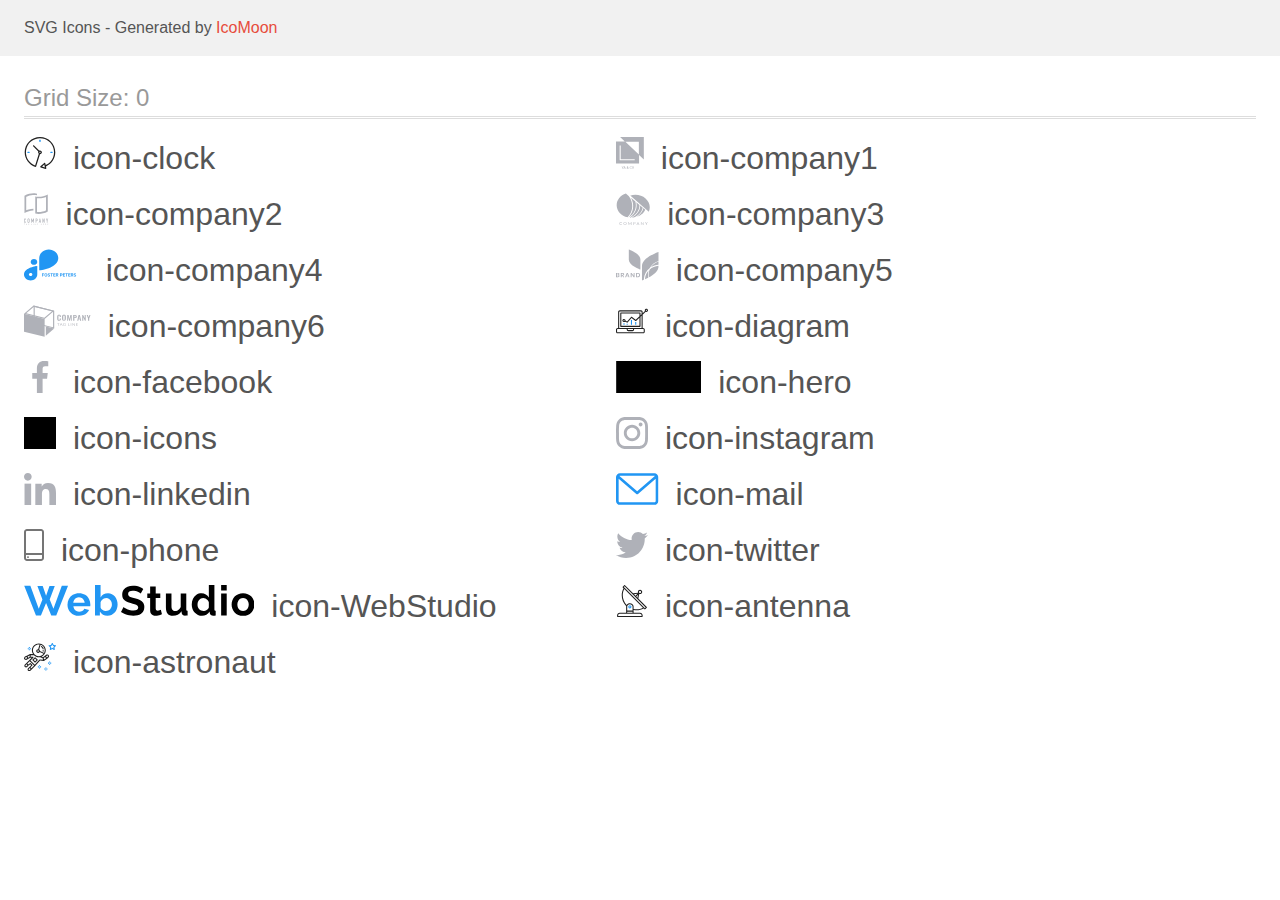
<file: images/icomoon/demo.html>
<!doctype html>
<html>
<head>
    <title>IcoMoon - SVG Icons</title>
    <meta charset="utf-8">
    <meta name="viewport" content="width=device-width, initial-scale=1">
    <link rel="stylesheet" href="demo-files/demo.css">
    <link rel="stylesheet" href="style.css">
</head>
<body>
<svg aria-hidden="true" style="position: absolute; width: 0; height: 0; overflow: hidden;" version="1.1" xmlns="http://www.w3.org/2000/svg" xmlns:xlink="http://www.w3.org/1999/xlink">
<defs>
<symbol id="icon-clock" viewBox="0 0 32 32">
<path fill="#212121" style="fill: var(--color1, #212121)" d="M31.297 15.301c-0.002-8.452-6.855-15.303-15.308-15.301s-15.303 6.855-15.301 15.308c0.001 6.658 4.307 12.551 10.649 14.576 0.061 0.019 0.124 0.029 0.187 0.029 0.121-0 0.239-0.032 0.342-0.094 0.135-0.080 0.236-0.207 0.283-0.356l3.865-12.25c1.057-0.005 1.909-0.866 1.903-1.923s-0.866-1.909-1.923-1.903c-0.284 0.001-0.565 0.067-0.82 0.191l-5.106-5.107c-0.253-0.245-0.657-0.238-0.902 0.016-0.239 0.247-0.239 0.639 0 0.886l5.103 5.109c-0.392 0.799-0.168 1.764 0.536 2.309l-3.683 11.673c-7.278-2.681-11.004-10.754-8.323-18.032s10.754-11.004 18.032-8.323 11.004 10.754 8.323 18.032c-1.31 3.556-4.001 6.431-7.462 7.973l-0.398-1.874c-0.073-0.344-0.411-0.565-0.756-0.492-0.109 0.023-0.209 0.074-0.292 0.148l-3.837 3.426c-0.263 0.234-0.287 0.637-0.052 0.9 0.076 0.085 0.174 0.149 0.283 0.184l4.899 1.563c0.335 0.108 0.694-0.077 0.802-0.412 0.034-0.106 0.040-0.219 0.017-0.328l-0.391-1.839c5.664-2.388 9.342-7.942 9.329-14.089zM15.992 14.664c0.352 0 0.638 0.286 0.638 0.638s-0.286 0.638-0.638 0.638c-0.352 0-0.638-0.285-0.638-0.638s0.285-0.638 0.638-0.638zM18.093 29.528l2.184-1.948 0.603 2.84-2.787-0.892z"></path>
<path fill="#2196f3" style="fill: var(--color2, #2196f3)" d="M15.354 3.185v1.275c0 0.352 0.285 0.638 0.638 0.638s0.638-0.285 0.638-0.638v-1.275c0-0.352-0.286-0.638-0.638-0.638s-0.638 0.286-0.638 0.638z"></path>
<path fill="#2196f3" style="fill: var(--color2, #2196f3)" d="M3.876 14.664c-0.352 0-0.638 0.286-0.638 0.638s0.285 0.638 0.638 0.638h1.275c0.352 0 0.638-0.285 0.638-0.638s-0.285-0.638-0.638-0.638h-1.275z"></path>
<path fill="#2196f3" style="fill: var(--color2, #2196f3)" d="M28.108 15.939c0.352 0 0.638-0.285 0.638-0.638s-0.285-0.638-0.638-0.638h-1.275c-0.352 0-0.638 0.286-0.638 0.638s0.286 0.638 0.638 0.638h1.275z"></path>
</symbol>
<symbol id="icon-company1" viewBox="0 0 28 32">
<path fill="#afb1b8" style="fill: var(--color3, #afb1b8)" d="M4.085 0l4.771 4.517-8.856-0.005v21.915h23.149v-8.379l4.766 4.512v-22.559h-23.83zM22.939 17.517l-13.528-12.807h13.528v12.807zM18.739 23.221h-15.076v-14.739h1.066v13.741h14.010v0.998zM7.223 29.344l-0.557 1.147-0.557-1.147h-0.467l0.813 1.529v0.891h0.422v-0.891l0.811-1.529h-0.465zM7.923 31.764l0.196-0.563h0.938l0.198 0.563h0.439l-0.916-2.42h-0.377l-0.914 2.42h0.437zM8.588 29.858l0.351 1.004h-0.701l0.351-1.004zM10.805 30.804c-0.061 0.093-0.091 0.196-0.091 0.307 0 0.204 0.072 0.37 0.214 0.497 0.144 0.126 0.336 0.189 0.575 0.189s0.445-0.065 0.618-0.194l0.136 0.161h0.469l-0.356-0.421c0.14-0.191 0.209-0.435 0.209-0.733h-0.351c0 0.163-0.034 0.311-0.101 0.444l-0.467-0.552 0.165-0.12c0.116-0.084 0.2-0.168 0.251-0.253 0.051-0.085 0.076-0.178 0.076-0.279 0-0.153-0.056-0.281-0.17-0.384-0.112-0.104-0.256-0.156-0.432-0.156-0.195 0-0.35 0.055-0.465 0.166-0.115 0.11-0.173 0.259-0.173 0.449 0 0.078 0.018 0.158 0.055 0.241 0.038 0.083 0.104 0.184 0.198 0.303-0.18 0.129-0.3 0.24-0.361 0.334zM11.897 31.339c-0.119 0.091-0.246 0.136-0.382 0.136-0.121 0-0.217-0.035-0.289-0.105s-0.108-0.161-0.108-0.273c0-0.13 0.067-0.245 0.2-0.346l0.052-0.037 0.529 0.623zM11.463 30.267c-0.114-0.141-0.171-0.258-0.171-0.351 0-0.081 0.023-0.148 0.070-0.201s0.109-0.080 0.188-0.080c0.073 0 0.133 0.023 0.181 0.068 0.048 0.044 0.072 0.098 0.072 0.161 0 0.095-0.034 0.173-0.103 0.234l-0.052 0.042-0.184 0.126zM15.403 31.581c0.166-0.145 0.262-0.347 0.286-0.605h-0.419c-0.022 0.173-0.075 0.296-0.158 0.371s-0.207 0.111-0.372 0.111c-0.181 0-0.318-0.069-0.412-0.206-0.093-0.137-0.14-0.337-0.14-0.598v-0.214c0.002-0.258 0.052-0.454 0.15-0.587 0.099-0.134 0.239-0.201 0.422-0.201 0.157 0 0.277 0.039 0.357 0.116 0.082 0.076 0.133 0.202 0.153 0.376h0.419c-0.027-0.265-0.121-0.47-0.284-0.615s-0.378-0.218-0.645-0.218c-0.198 0-0.373 0.047-0.525 0.141-0.151 0.094-0.267 0.228-0.347 0.402s-0.121 0.375-0.121 0.603v0.226c0.003 0.223 0.045 0.418 0.125 0.587s0.193 0.299 0.339 0.391c0.147 0.091 0.317 0.136 0.51 0.136 0.276 0 0.497-0.072 0.663-0.216zM17.875 31.242c0.082-0.18 0.123-0.388 0.123-0.625v-0.135c-0.001-0.236-0.043-0.443-0.126-0.62-0.083-0.178-0.201-0.315-0.354-0.409-0.152-0.095-0.326-0.143-0.524-0.143s-0.372 0.048-0.525 0.145c-0.152 0.095-0.27 0.233-0.354 0.414-0.083 0.181-0.125 0.389-0.125 0.625v0.136c0.001 0.232 0.043 0.436 0.126 0.613 0.084 0.177 0.203 0.314 0.356 0.411 0.154 0.095 0.329 0.143 0.525 0.143 0.198 0 0.373-0.048 0.525-0.143 0.153-0.096 0.27-0.234 0.352-0.412zM17.424 29.874c0.102 0.143 0.153 0.349 0.153 0.617v0.126c0 0.273-0.050 0.48-0.151 0.622-0.1 0.142-0.243 0.213-0.429 0.213-0.184 0-0.328-0.073-0.432-0.218-0.103-0.145-0.155-0.351-0.155-0.617v-0.14c0.002-0.26 0.054-0.462 0.156-0.603 0.103-0.143 0.245-0.214 0.427-0.214 0.186 0 0.33 0.072 0.43 0.214z"></path>
</symbol>
<symbol id="icon-company2" viewBox="0 0 25 32">
<path fill="#afb1b8" style="fill: var(--color3, #afb1b8)" d="M10.531 1.806h-0.084c-0.129-0.008-0.258-0.011-0.388-0.014v0h-0.28c-0.244 0-0.494 0.006-0.741 0.019-0.019-0.001-0.037-0.001-0.056 0-2.243 0.127-4.44 0.688-6.471 1.651l-0.266 0.128v13.625l0.623-0.211c0.546-0.188 1.129-0.357 1.731-0.513 1.629-0.418 3.301-0.64 4.982-0.662v1.79c-0.223 0.002-0.439 0.008-0.655 0.019h-0.051c-1.294 0.071-2.577 0.268-3.833 0.588-1.59 0.398-3.124 0.996-4.566 1.779v-17.475c1.497-0.873 3.11-1.529 4.79-1.948 1.475-0.381 2.992-0.576 4.515-0.582h0.263c0.314 0.008 0.621 0.022 0.909 0.044 0.759 0.053 1.511 0.173 2.249 0.358v1.762c-0.717-0.167-1.445-0.277-2.179-0.329-0.015-0.001-0.030-0.003-0.045-0.004-0.152-0.013-0.304-0.026-0.446-0.026zM13.633 3.607c0.391 0.030 0.796 0.044 1.205 0.044 1.601-0.006 3.195-0.21 4.747-0.609 1.589-0.4 3.123-0.998 4.564-1.781v17.163c-1.498 0.873-3.111 1.529-4.792 1.948-1.475 0.379-2.992 0.574-4.515 0.581-1.154 0.009-2.304-0.126-3.425-0.404v-17.275c0.265 0.061 0.537 0.117 0.814 0.164 0.455 0.077 0.934 0.133 1.401 0.167zM22.367 3.74l-0.623 0.21c-0.573 0.192-1.15 0.365-1.731 0.518-1.691 0.434-3.428 0.657-5.173 0.663-0.406 0-0.78-0.011-1.141-0.034l-0.497-0.033v14.017l0.427 0.038c0.395 0.034 0.803 0.052 1.214 0.052 1.374-0.006 2.743-0.183 4.074-0.527 1.096-0.275 2.162-0.658 3.184-1.144l0.266-0.128v-13.63z"></path>
<path fill="#afb1b8" style="fill: var(--color3, #afb1b8)" d="M1.684 25.977c-0.090-0.093-0.197-0.166-0.317-0.214s-0.247-0.071-0.376-0.066c-0.137-0.002-0.273 0.024-0.4 0.075-0.117 0.046-0.222 0.116-0.311 0.205s-0.156 0.196-0.201 0.313c-0.049 0.123-0.073 0.254-0.072 0.387v2.335c-0.006 0.165 0.026 0.328 0.092 0.479 0.055 0.12 0.135 0.226 0.233 0.313 0.093 0.079 0.203 0.135 0.321 0.166 0.114 0.032 0.231 0.048 0.349 0.049 0.13 0.001 0.259-0.027 0.377-0.081 0.117-0.051 0.222-0.124 0.311-0.216 0.087-0.091 0.156-0.197 0.204-0.313 0.050-0.118 0.075-0.244 0.075-0.372v-0.261h-0.61v0.208c0.002 0.071-0.010 0.142-0.036 0.208-0.020 0.050-0.050 0.095-0.089 0.131-0.038 0.031-0.081 0.053-0.128 0.067-0.041 0.014-0.084 0.021-0.128 0.022-0.054 0.006-0.11-0.002-0.16-0.024s-0.094-0.057-0.126-0.101c-0.058-0.094-0.086-0.203-0.081-0.313v-2.177c-0.004-0.121 0.022-0.241 0.075-0.349 0.032-0.049 0.077-0.089 0.129-0.114s0.112-0.034 0.17-0.027c0.053-0.002 0.105 0.009 0.152 0.032s0.089 0.057 0.12 0.099c0.068 0.090 0.104 0.2 0.101 0.313v0.202h0.604v-0.238c0.001-0.14-0.024-0.278-0.075-0.408-0.045-0.122-0.114-0.234-0.204-0.329v0z"></path>
<path fill="#afb1b8" style="fill: var(--color3, #afb1b8)" d="M5.31 25.95c-0.195-0.164-0.44-0.255-0.694-0.257-0.124 0-0.248 0.023-0.364 0.066-0.119 0.042-0.228 0.107-0.322 0.191-0.101 0.091-0.182 0.202-0.237 0.327-0.061 0.143-0.092 0.297-0.089 0.452v2.239c-0.004 0.158 0.026 0.314 0.089 0.459 0.055 0.12 0.136 0.227 0.237 0.313 0.093 0.087 0.203 0.154 0.322 0.197 0.117 0.043 0.24 0.065 0.364 0.066s0.248-0.023 0.364-0.066c0.121-0.044 0.233-0.111 0.33-0.197 0.097-0.087 0.176-0.194 0.23-0.313 0.063-0.145 0.093-0.301 0.089-0.459v-2.239c0.003-0.155-0.027-0.31-0.089-0.452-0.054-0.123-0.133-0.235-0.23-0.327v0zM5.025 28.969c0.005 0.060-0.003 0.12-0.024 0.176s-0.054 0.107-0.097 0.148c-0.081 0.068-0.182 0.105-0.287 0.105s-0.207-0.037-0.287-0.105c-0.043-0.041-0.076-0.092-0.097-0.148s-0.029-0.116-0.024-0.176v-2.239c-0.005-0.060 0.003-0.12 0.024-0.176s0.054-0.107 0.097-0.148c0.081-0.068 0.182-0.105 0.287-0.105s0.207 0.037 0.287 0.105c0.043 0.041 0.076 0.092 0.097 0.148s0.029 0.116 0.024 0.176v2.239z"></path>
<path fill="#afb1b8" style="fill: var(--color3, #afb1b8)" d="M10.072 29.969v-4.239h-0.587l-0.771 2.244h-0.011l-0.777-2.244h-0.581v4.239h0.606v-2.579h0.011l0.593 1.823h0.302l0.598-1.823h0.011v2.579h0.606z"></path>
<path fill="#afb1b8" style="fill: var(--color3, #afb1b8)" d="M13.513 26.027c-0.093-0.105-0.211-0.184-0.343-0.232-0.142-0.046-0.29-0.068-0.439-0.066h-0.9v4.239h0.604v-1.656h0.311c0.188 0.009 0.376-0.031 0.545-0.116 0.137-0.076 0.252-0.188 0.332-0.324 0.070-0.113 0.117-0.238 0.139-0.369 0.024-0.16 0.035-0.321 0.033-0.482 0.006-0.204-0.014-0.407-0.059-0.606-0.040-0.147-0.117-0.281-0.223-0.39v0zM13.201 27.319c-0.003 0.077-0.022 0.152-0.056 0.221-0.035 0.065-0.089 0.117-0.156 0.149-0.089 0.040-0.187 0.058-0.285 0.053h-0.275v-1.441h0.311c0.094-0.005 0.187 0.014 0.272 0.053 0.062 0.036 0.112 0.091 0.142 0.157 0.033 0.074 0.051 0.155 0.053 0.236 0 0.089 0 0.183 0 0.282s0.006 0.2 0 0.291h-0.006z"></path>
<path fill="#afb1b8" style="fill: var(--color3, #afb1b8)" d="M16.374 25.73h-0.495l-0.934 4.239h0.604l0.177-0.911h0.823l0.177 0.911h0.604l-0.957-4.239zM15.817 28.481l0.297-1.537h0.011l0.296 1.537h-0.604z"></path>
<path fill="#afb1b8" style="fill: var(--color3, #afb1b8)" d="M20.277 28.284h-0.011l-0.912-2.554h-0.581v4.239h0.604v-2.549h0.012l0.923 2.549h0.568v-4.239h-0.604v2.554z"></path>
<path fill="#afb1b8" style="fill: var(--color3, #afb1b8)" d="M23.968 25.73l-0.486 1.685h-0.012l-0.486-1.685h-0.64l0.83 2.447v1.792h0.604v-1.792l0.83-2.447h-0.64z"></path>
<path fill="#afb1b8" style="fill: var(--color3, #afb1b8)" d="M0 31.166h0.291v0.817h0.198v-0.817h0.29v-0.167h-0.778v0.167z"></path>
<path fill="#afb1b8" style="fill: var(--color3, #afb1b8)" d="M2.447 30.998l-0.381 0.984h0.21l0.081-0.224h0.392l0.084 0.224h0.215l-0.391-0.984h-0.21zM2.416 31.593l0.134-0.365 0.134 0.365h-0.268z"></path>
<path fill="#afb1b8" style="fill: var(--color3, #afb1b8)" d="M4.866 31.62h0.227v0.127c-0.066 0.053-0.149 0.082-0.234 0.083-0.040 0.002-0.079-0.005-0.116-0.021s-0.068-0.041-0.093-0.072c-0.052-0.075-0.078-0.165-0.073-0.257 0-0.219 0.095-0.329 0.283-0.329 0.050-0.005 0.099 0.008 0.14 0.037s0.070 0.071 0.082 0.12l0.195-0.038c-0.042-0.192-0.181-0.289-0.417-0.289-0.127-0.003-0.25 0.042-0.344 0.127-0.050 0.049-0.088 0.108-0.112 0.174s-0.034 0.135-0.029 0.205c-0.006 0.135 0.039 0.267 0.126 0.369 0.048 0.050 0.107 0.088 0.171 0.113s0.134 0.035 0.203 0.031c0.154 0.004 0.304-0.052 0.417-0.157v-0.388h-0.427v0.166z"></path>
<path fill="#afb1b8" style="fill: var(--color3, #afb1b8)" d="M7.337 30.998h-0.199v0.984h0.69v-0.167h-0.49v-0.817z"></path>
<path fill="#afb1b8" style="fill: var(--color3, #afb1b8)" d="M9.426 30.998h-0.199v0.984h0.199v-0.984z"></path>
<path fill="#afb1b8" style="fill: var(--color3, #afb1b8)" d="M11.469 31.656l-0.403-0.657h-0.193v0.984h0.185v-0.643l0.395 0.643h0.198v-0.984h-0.182v0.657z"></path>
<path fill="#afb1b8" style="fill: var(--color3, #afb1b8)" d="M13.315 31.549h0.49v-0.167h-0.49v-0.216h0.528v-0.167h-0.727v0.984h0.747v-0.167h-0.548v-0.266z"></path>
<path fill="#afb1b8" style="fill: var(--color3, #afb1b8)" d="M17.792 31.387h-0.388v-0.388h-0.198v0.984h0.198v-0.43h0.388v0.43h0.198v-0.984h-0.198v0.388z"></path>
<path fill="#afb1b8" style="fill: var(--color3, #afb1b8)" d="M19.649 31.549h0.492v-0.167h-0.492v-0.216h0.529v-0.167h-0.727v0.984h0.746v-0.167h-0.548v-0.266z"></path>
<path fill="#afb1b8" style="fill: var(--color3, #afb1b8)" d="M22.168 31.549c0.171-0.027 0.258-0.117 0.258-0.274 0.005-0.042-0.001-0.084-0.018-0.123s-0.044-0.072-0.078-0.096c-0.089-0.045-0.189-0.065-0.288-0.058h-0.417v0.984h0.198v-0.412h0.039c0.042-0.003 0.084 0.005 0.123 0.022 0.029 0.018 0.053 0.043 0.070 0.072l0.215 0.313h0.237l-0.12-0.192c-0.053-0.095-0.128-0.176-0.218-0.236v0zM21.969 31.413h-0.146v-0.247h0.156c0.068-0.005 0.136 0.002 0.201 0.023 0.014 0.013 0.026 0.029 0.033 0.046s0.011 0.037 0.010 0.056c-0.001 0.019-0.006 0.038-0.015 0.055s-0.022 0.032-0.037 0.043c-0.065 0.020-0.133 0.028-0.201 0.023v0z"></path>
<path fill="#afb1b8" style="fill: var(--color3, #afb1b8)" d="M24.067 31.549h0.49v-0.167h-0.49v-0.216h0.529v-0.167h-0.729v0.984h0.747v-0.167h-0.548v-0.266z"></path>
</symbol>
<symbol id="icon-company3" viewBox="0 0 34 32">
<path fill="#afb1b8" style="fill: var(--color3, #afb1b8)" d="M5.643 31.315c0.012 0 0.024 0.003 0.035 0.008s0.021 0.011 0.030 0.018l-0-0 0.166 0.158c-0.13 0.129-0.289 0.232-0.468 0.302-0.184 0.069-0.397 0.109-0.62 0.109-0.015 0-0.030-0-0.045-0.001l0.002 0c-0.213 0.004-0.425-0.030-0.622-0.101-0.182-0.066-0.338-0.163-0.47-0.286l0.001 0.001c-0.128-0.121-0.231-0.268-0.301-0.432l-0.003-0.008c-0.067-0.162-0.106-0.35-0.106-0.548 0-0.006 0-0.012 0-0.018v0.001c-0-0.009-0-0.019-0-0.029 0-0.388 0.168-0.737 0.436-0.977l0.001-0.001c0.142-0.124 0.312-0.222 0.498-0.287 0.205-0.069 0.423-0.103 0.642-0.101 0.012-0 0.026-0 0.040-0 0.199 0 0.39 0.034 0.568 0.096l-0.012-0.004c0.165 0.062 0.316 0.149 0.447 0.255l-0.139 0.169c-0.010 0.012-0.022 0.022-0.035 0.030l-0.001 0c-0.014 0.008-0.031 0.013-0.048 0.013-0.003 0-0.005-0-0.008-0l0 0c-0.023-0.001-0.043-0.007-0.062-0.018l0.001 0-0.074-0.046-0.104-0.058c-0.095-0.046-0.205-0.081-0.321-0.1l-0.007-0.001c-0.069-0.012-0.149-0.018-0.23-0.018-0.006 0-0.013 0-0.019 0h0.001c-0.005-0-0.010-0-0.015-0-0.16 0-0.313 0.028-0.455 0.079l0.009-0.003c-0.14 0.049-0.26 0.122-0.363 0.214l0.001-0.001c-0.104 0.098-0.183 0.213-0.235 0.339-0.054 0.128-0.085 0.276-0.085 0.432 0 0.006 0 0.011 0 0.017v-0.001c-0 0.006-0 0.012-0 0.019 0 0.157 0.031 0.307 0.088 0.444l-0.003-0.008c0.051 0.125 0.13 0.239 0.231 0.338 0.095 0.091 0.213 0.164 0.345 0.21 0.136 0.049 0.281 0.073 0.427 0.072 0.085 0.001 0.17-0.004 0.254-0.014 0.211-0.022 0.4-0.106 0.55-0.234l-0.001 0.001c0.021-0.017 0.049-0.028 0.078-0.029h0zM10.441 30.517c0 0.005 0 0.011 0 0.017 0 0.197-0.041 0.384-0.116 0.553l0.003-0.009c-0.074 0.172-0.18 0.317-0.311 0.435l-0.001 0.001c-0.138 0.123-0.302 0.22-0.481 0.283l-0.010 0.003c-0.189 0.064-0.406 0.101-0.632 0.101s-0.443-0.037-0.646-0.105l0.014 0.004c-0.188-0.067-0.351-0.165-0.489-0.288l0.001 0.001c-0.133-0.12-0.24-0.267-0.313-0.432l-0.003-0.008c-0.071-0.166-0.112-0.359-0.112-0.562s0.041-0.396 0.116-0.572l-0.004 0.010c0.071-0.165 0.178-0.315 0.316-0.442 0.139-0.121 0.305-0.215 0.488-0.277 0.188-0.065 0.406-0.103 0.632-0.103s0.443 0.038 0.646 0.107l-0.014-0.004c0.184 0.065 0.351 0.162 0.49 0.286 0.137 0.126 0.244 0.274 0.314 0.435 0.077 0.181 0.115 0.373 0.112 0.565zM10.005 30.517c0-0.007 0-0.015 0-0.024 0-0.154-0.029-0.301-0.082-0.436l0.003 0.008c-0.101-0.26-0.308-0.459-0.566-0.548l-0.007-0.002c-0.137-0.047-0.295-0.074-0.459-0.074s-0.322 0.027-0.469 0.077l0.010-0.003c-0.136 0.049-0.254 0.121-0.352 0.214l0-0c-0.097 0.092-0.174 0.205-0.223 0.331l-0.002 0.006c-0.050 0.134-0.079 0.289-0.079 0.451s0.029 0.317 0.082 0.46l-0.003-0.009c0.101 0.261 0.309 0.46 0.569 0.547l0.007 0.002c0.296 0.097 0.622 0.097 0.918 0 0.133-0.046 0.253-0.119 0.35-0.211 0.1-0.098 0.175-0.213 0.222-0.338 0.056-0.145 0.082-0.298 0.079-0.451zM13.715 30.99l0.043 0.101c0.017-0.036 0.031-0.069 0.048-0.101 0.019-0.039 0.037-0.072 0.056-0.103l-0.002 0.004 1.061-1.677c0.021-0.029 0.040-0.047 0.061-0.053s0.047-0.009 0.073-0.009c0.005 0 0.010 0 0.015 0l-0.001-0h0.314v2.728h-0.372v-2.090c-0.001-0.014-0.002-0.031-0.002-0.047s0.001-0.033 0.002-0.049l-0 0.002-1.069 1.701c-0.015 0.026-0.036 0.047-0.062 0.061l-0.001 0c-0.026 0.014-0.057 0.023-0.090 0.023-0.001 0-0.001 0-0.002 0h-0.060c-0.001 0-0.001 0-0.002 0-0.033 0-0.063-0.008-0.090-0.023l0.001 0c-0.026-0.014-0.047-0.035-0.061-0.061l-0-0.001-1.099-1.711v2.189h-0.359v-2.722h0.313c0.004-0 0.009-0 0.015-0 0.026 0 0.051 0.003 0.075 0.010l-0.002-0c0.026 0.011 0.046 0.030 0.058 0.053l1.084 1.678c0.020 0.028 0.038 0.060 0.053 0.094l0.001 0.004zM17.71 30.855v1.021h-0.414v-2.723h0.926c0.175-0.003 0.349 0.018 0.517 0.059 0.134 0.034 0.259 0.091 0.366 0.17 0.089 0.070 0.159 0.16 0.205 0.262l0.002 0.004c0.050 0.111 0.073 0.23 0.071 0.349 0 0.005 0 0.011 0 0.017 0 0.246-0.117 0.465-0.299 0.603l-0.002 0.001c-0.107 0.082-0.232 0.143-0.368 0.18-0.14 0.040-0.301 0.064-0.468 0.064-0.012 0-0.023-0-0.035-0l-0.501-0.008zM17.71 30.562h0.503c0.109 0.002 0.218-0.013 0.322-0.041 0.089-0.026 0.166-0.066 0.234-0.119l-0.002 0.001c0.117-0.097 0.191-0.241 0.191-0.404 0-0.002 0-0.004-0-0.007v0c0.001-0.009 0.001-0.019 0.001-0.029 0-0.070-0.015-0.136-0.043-0.195l0.001 0.003c-0.035-0.074-0.084-0.136-0.144-0.185l-0.001-0.001c-0.139-0.093-0.31-0.149-0.493-0.149-0.023 0-0.046 0.001-0.069 0.003l0.003-0h-0.503v1.122zM23.294 31.88h-0.328c-0.002 0-0.004 0-0.006 0-0.032 0-0.061-0.009-0.086-0.026l0.001 0c-0.023-0.016-0.042-0.037-0.054-0.062l-0-0.001-0.282-0.658h-1.419l-0.293 0.658c-0.026 0.053-0.079 0.088-0.141 0.088-0.001 0-0.003-0-0.004-0h-0.329l1.246-2.728h0.432l1.263 2.728zM21.237 30.867h1.172l-0.494-1.11c-0.038-0.084-0.069-0.169-0.094-0.256l-0.048 0.142c-0.014 0.043-0.030 0.084-0.046 0.116l-0.49 1.108zM25.089 29.166c0.024 0.011 0.046 0.028 0.062 0.048l1.818 2.056v-2.117h0.372v2.728h-0.207c-0.001 0-0.003 0-0.005 0-0.029 0-0.057-0.006-0.082-0.017l0.001 0c-0.026-0.013-0.048-0.030-0.066-0.050l-0-0-1.816-2.054c0.001 0.014 0.001 0.030 0.001 0.047s-0.001 0.033-0.002 0.049l0-0.002v2.027h-0.372v-2.728h0.22c0.025 0 0.051 0.005 0.075 0.013zM30.402 30.795v1.083h-0.415v-1.082l-1.149-1.643h0.372c0.003-0 0.006-0 0.009-0 0.030 0 0.057 0.009 0.081 0.023l-0.001-0c0.023 0.018 0.042 0.039 0.056 0.062l0.718 1.060c0.029 0.046 0.054 0.087 0.075 0.126s0.038 0.078 0.053 0.115l0.053-0.117c0.021-0.043 0.044-0.084 0.071-0.124l0.709-1.067c0.015-0.022 0.033-0.041 0.053-0.058l0-0c0.023-0.017 0.051-0.027 0.082-0.027 0.003 0 0.006 0 0.008 0l-0-0h0.376l-1.15 1.65zM13.509 24.576c0.181 0.020 0.363 0.036 0.549 0.050 2.803-1.090 5.174-2.872 6.818-5.126s2.485-4.878 2.421-7.546l-3.090-2.683c0.629 2.84 0.335 5.775-0.848 8.478s-3.208 5.067-5.849 6.827z"></path>
<path fill="#afb1b8" style="fill: var(--color3, #afb1b8)" d="M12.407 24.451l0.083 0.015c2.822-1.755 4.973-4.203 6.176-7.031s1.402-5.904 0.571-8.83l-4.4-3.822c1.779 3.142 2.496 6.659 2.065 10.141-0.43 3.482-1.989 6.786-4.495 9.528zM27.328 15.106c-0.747 2.931-2.563 5.574-5.177 7.538-0.714 0.543-1.519 1.053-2.367 1.49l-0.092 0.043c2.129-0.543 4.085-1.504 5.718-2.808s2.901-2.917 3.703-4.714l-1.784-1.549z"></path>
<path fill="#afb1b8" style="fill: var(--color3, #afb1b8)" d="M26.628 14.674l-2.54-2.207c-0.049 2.517-0.872 4.976-2.385 7.122s-3.66 3.902-6.217 5.084h0.012c0.57 0 1.139-0.030 1.705-0.088 2.39-0.848 4.502-2.197 6.146-3.926s2.771-3.785 3.278-5.985zM12.774 3.17l-3.031-2.636c-2.709 0.91-5.039 2.509-6.686 4.588s-2.531 4.542-2.539 7.066c0.010 2.789 1.090 5.495 3.070 7.69 1.979 2.194 4.744 3.754 7.858 4.43 2.779-2.942 4.407-6.578 4.646-10.379s-0.924-7.57-3.319-10.758zM33.63 14.268c-0.011-3.308-1.528-6.478-4.221-8.818s-6.342-3.658-10.15-3.668c-0.008 0-0.018-0-0.028-0-1.831 0-3.59 0.305-5.231 0.867l0.114-0.034 18.556 16.122c0.605-1.313 0.958-2.849 0.96-4.468v-0.001z"></path>
</symbol>
<symbol id="icon-company4" viewBox="0 0 65 32">
<path fill="#2196f3" style="fill: var(--color2, #2196f3)" d="M10.016 9.983h-0.002c-1.827 0-3.308 1.316-3.308 2.94v0.002c0 1.624 1.481 2.94 3.308 2.94h0.002c1.827 0 3.308-1.316 3.308-2.94v-0.002c0-1.624-1.481-2.94-3.308-2.94z"></path>
<path fill="#2196f3" style="fill: var(--color2, #2196f3)" d="M34.434 9.043c-0.005-2.255-1.015-4.417-2.81-6.012s-4.226-2.493-6.764-2.498v0c-2.538 0.004-4.972 0.902-6.767 2.497s-2.806 3.757-2.811 6.013v12.436c0 0 19.149-1.895 19.151-12.434v-0.002z"></path>
<path fill="#2196f3" style="fill: var(--color2, #2196f3)" d="M0 25.562c0.005 1.569 0.708 3.073 1.956 4.183s2.94 1.735 4.706 1.74c1.765-0.005 3.457-0.63 4.705-1.739s1.952-2.613 1.957-4.182v-8.654c0 0-13.325 1.32-13.325 8.652zM6.662 27.112c-0.345 0-0.682-0.091-0.969-0.261s-0.511-0.413-0.643-0.696c-0.132-0.283-0.167-0.595-0.099-0.896s0.233-0.577 0.477-0.794 0.555-0.364 0.893-0.424c0.338-0.060 0.689-0.029 1.008 0.088s0.591 0.316 0.783 0.571c0.192 0.255 0.294 0.555 0.294 0.861 0.001 0.204-0.044 0.406-0.131 0.595s-0.216 0.36-0.378 0.505c-0.162 0.145-0.355 0.259-0.567 0.338s-0.439 0.119-0.669 0.119v-0.006z"></path>
<path fill="#2196f3" style="fill: var(--color2, #2196f3)" d="M20.128 26.258h-1.286v1.328h-0.67v-3.25h2.116v0.542h-1.446v0.839h1.286v0.54zM23.346 26.035c0 0.32-0.057 0.6-0.17 0.842s-0.275 0.427-0.487 0.558c-0.21 0.131-0.451 0.196-0.723 0.196-0.269 0-0.51-0.065-0.721-0.194s-0.375-0.314-0.491-0.554c-0.116-0.241-0.175-0.518-0.176-0.83v-0.161c0-0.32 0.057-0.601 0.172-0.844 0.116-0.244 0.279-0.431 0.489-0.56 0.211-0.131 0.452-0.196 0.723-0.196s0.511 0.065 0.721 0.196c0.211 0.129 0.374 0.316 0.489 0.56 0.116 0.242 0.174 0.523 0.174 0.841v0.145zM22.668 25.888c0-0.341-0.061-0.6-0.183-0.777s-0.296-0.266-0.522-0.266c-0.225 0-0.398 0.088-0.52 0.263-0.122 0.174-0.184 0.43-0.185 0.768v0.158c0 0.332 0.061 0.589 0.183 0.772s0.298 0.275 0.527 0.275c0.225 0 0.397-0.088 0.518-0.263 0.121-0.177 0.182-0.434 0.183-0.772v-0.158zM25.518 26.734c0-0.126-0.045-0.223-0.134-0.29-0.089-0.068-0.25-0.14-0.482-0.214-0.232-0.076-0.416-0.15-0.551-0.223-0.369-0.199-0.554-0.468-0.554-0.806 0-0.176 0.049-0.332 0.147-0.469 0.1-0.138 0.242-0.246 0.426-0.324 0.186-0.077 0.394-0.116 0.625-0.116 0.232 0 0.439 0.042 0.621 0.127 0.181 0.083 0.322 0.202 0.422 0.355 0.101 0.153 0.152 0.327 0.152 0.522h-0.67c0-0.149-0.047-0.264-0.141-0.346-0.094-0.083-0.225-0.125-0.395-0.125-0.164 0-0.291 0.035-0.382 0.105-0.091 0.068-0.136 0.159-0.136 0.272 0 0.106 0.053 0.194 0.158 0.266 0.107 0.071 0.264 0.138 0.471 0.201 0.381 0.115 0.659 0.257 0.833 0.426s0.261 0.381 0.261 0.634c0 0.281-0.106 0.502-0.319 0.663-0.213 0.159-0.499 0.239-0.859 0.239-0.25 0-0.478-0.045-0.683-0.136-0.205-0.092-0.362-0.218-0.471-0.377-0.107-0.159-0.161-0.344-0.161-0.554h0.672c0 0.359 0.214 0.538 0.643 0.538 0.159 0 0.284-0.032 0.373-0.096 0.089-0.065 0.134-0.156 0.134-0.272zM29.092 24.879h-0.996v2.708h-0.67v-2.708h-0.982v-0.542h2.647v0.542zM31.431 26.178h-1.286v0.871h1.509v0.538h-2.179v-3.25h2.174v0.542h-1.504v0.775h1.286v0.525zM33.251 26.396h-0.533v1.19h-0.67v-3.25h1.208c0.384 0 0.68 0.086 0.888 0.257s0.312 0.413 0.312 0.725c0 0.222-0.048 0.407-0.145 0.556-0.095 0.147-0.24 0.265-0.435 0.353l0.703 1.328v0.031h-0.719l-0.609-1.19zM32.717 25.854h0.54c0.168 0 0.298-0.042 0.391-0.127 0.092-0.086 0.138-0.205 0.138-0.355 0-0.153-0.044-0.274-0.132-0.362-0.086-0.088-0.219-0.132-0.4-0.132h-0.538v0.975zM36.775 26.441v1.145h-0.67v-3.25h1.268c0.244 0 0.458 0.045 0.643 0.134 0.186 0.089 0.329 0.216 0.429 0.382 0.1 0.164 0.15 0.35 0.15 0.56 0 0.318-0.109 0.57-0.328 0.754-0.217 0.183-0.519 0.275-0.904 0.275h-0.587zM36.775 25.899h0.598c0.177 0 0.312-0.042 0.404-0.125 0.094-0.083 0.141-0.202 0.141-0.357 0-0.159-0.047-0.288-0.141-0.386s-0.223-0.149-0.388-0.152h-0.614v1.020zM41.012 26.178h-1.286v0.871h1.509v0.538h-2.179v-3.25h2.174v0.542h-1.504v0.775h1.286v0.525zM44.119 24.879h-0.995v2.708h-0.67v-2.708h-0.982v-0.542h2.647v0.542zM46.458 26.178h-1.286v0.871h1.509v0.538h-2.178v-3.25h2.174v0.542h-1.504v0.775h1.286v0.525zM48.277 26.396h-0.533v1.19h-0.67v-3.25h1.208c0.384 0 0.68 0.086 0.888 0.257s0.313 0.413 0.313 0.725c0 0.222-0.048 0.407-0.145 0.556-0.095 0.147-0.24 0.265-0.435 0.353l0.703 1.328v0.031h-0.719l-0.609-1.19zM47.744 25.854h0.54c0.168 0 0.298-0.042 0.391-0.127 0.092-0.086 0.138-0.205 0.138-0.355 0-0.153-0.044-0.274-0.132-0.362-0.086-0.088-0.219-0.132-0.4-0.132h-0.538v0.975zM51.679 26.734c0-0.126-0.045-0.223-0.134-0.29-0.089-0.068-0.25-0.14-0.482-0.214-0.232-0.076-0.416-0.15-0.551-0.223-0.369-0.199-0.554-0.468-0.554-0.806 0-0.176 0.049-0.332 0.147-0.469 0.1-0.138 0.242-0.246 0.426-0.324 0.186-0.077 0.394-0.116 0.625-0.116 0.232 0 0.439 0.042 0.621 0.127 0.182 0.083 0.322 0.202 0.422 0.355 0.101 0.153 0.152 0.327 0.152 0.522h-0.67c0-0.149-0.047-0.264-0.141-0.346-0.094-0.083-0.225-0.125-0.395-0.125-0.164 0-0.291 0.035-0.382 0.105-0.091 0.068-0.136 0.159-0.136 0.272 0 0.106 0.053 0.194 0.158 0.266 0.107 0.071 0.264 0.138 0.471 0.201 0.381 0.115 0.658 0.257 0.833 0.426s0.261 0.381 0.261 0.634c0 0.281-0.106 0.502-0.319 0.663-0.213 0.159-0.499 0.239-0.859 0.239-0.25 0-0.478-0.045-0.683-0.136-0.205-0.092-0.362-0.218-0.471-0.377-0.107-0.159-0.161-0.344-0.161-0.554h0.672c0 0.359 0.214 0.538 0.643 0.538 0.159 0 0.283-0.032 0.373-0.096 0.089-0.065 0.134-0.156 0.134-0.272z"></path>
</symbol>
<symbol id="icon-company5" viewBox="0 0 43 32">
<path fill="#afb1b8" style="fill: var(--color3, #afb1b8)" d="M3.239 26.373c0.166 0.188 0.254 0.424 0.25 0.665 0.008 0.158-0.022 0.315-0.089 0.46s-0.169 0.275-0.298 0.38c-0.322 0.223-0.722 0.332-1.125 0.307h-1.977v-4.215h1.937c0.382-0.023 0.761 0.076 1.073 0.28 0.125 0.096 0.224 0.217 0.289 0.354s0.095 0.286 0.086 0.435c0.011 0.233-0.068 0.461-0.225 0.645-0.15 0.168-0.358 0.284-0.589 0.329 0.262 0.044 0.499 0.172 0.668 0.36zM0.92 25.737h0.828c0.188 0.013 0.375-0.037 0.526-0.14 0.062-0.052 0.111-0.116 0.141-0.187s0.043-0.148 0.036-0.225c0.006-0.076-0.007-0.153-0.037-0.224s-0.078-0.135-0.138-0.188c-0.156-0.106-0.349-0.156-0.542-0.142h-0.814v1.106zM2.355 27.353c0.066-0.053 0.119-0.119 0.153-0.193s0.049-0.155 0.043-0.235c0.005-0.081-0.010-0.163-0.045-0.238s-0.088-0.142-0.155-0.195c-0.162-0.11-0.361-0.164-0.562-0.152h-0.868v1.159h0.879c0.198 0.011 0.394-0.041 0.556-0.146z"></path>
<path fill="#afb1b8" style="fill: var(--color3, #afb1b8)" d="M7.197 28.185l-1.077-1.647h-0.405v1.647h-0.927v-4.215h1.754c0.442-0.028 0.879 0.1 1.221 0.358 0.245 0.229 0.393 0.53 0.417 0.85s-0.078 0.637-0.287 0.894c-0.216 0.227-0.512 0.378-0.837 0.428l1.147 1.684h-1.008zM5.715 25.963h0.758c0.526 0 0.789-0.213 0.789-0.638 0.005-0.087-0.009-0.174-0.042-0.255s-0.085-0.156-0.151-0.218c-0.166-0.127-0.38-0.188-0.596-0.171h-0.767l0.009 1.283z"></path>
<path fill="#afb1b8" style="fill: var(--color3, #afb1b8)" d="M12.262 27.337h-1.847l-0.326 0.848h-0.972l1.696-4.168h1.050l1.689 4.168h-0.972l-0.319-0.848zM12.015 26.698l-0.675-1.779-0.675 1.779h1.349z"></path>
<path fill="#afb1b8" style="fill: var(--color3, #afb1b8)" d="M18.602 28.185h-0.92l-2.062-2.867v2.867h-0.918v-4.215h0.918l2.062 2.883v-2.883h0.92v4.215z"></path>
<path fill="#afb1b8" style="fill: var(--color3, #afb1b8)" d="M23.852 27.176c-0.19 0.318-0.48 0.577-0.832 0.743-0.4 0.185-0.845 0.276-1.293 0.266h-1.637v-4.215h1.637c0.448-0.011 0.891 0.078 1.293 0.259 0.352 0.163 0.642 0.419 0.832 0.735 0.189 0.343 0.288 0.722 0.288 1.106s-0.099 0.763-0.288 1.106zM22.799 27.075c0.263-0.28 0.407-0.637 0.407-1.006s-0.144-0.726-0.407-1.006c-0.317-0.254-0.731-0.382-1.152-0.358h-0.639v2.729h0.639c0.42 0.024 0.834-0.105 1.152-0.358z"></path>
<path fill="#afb1b8" style="fill: var(--color3, #afb1b8)" d="M12.838 0.522c0 0 11.873 4.104 11.621 10.043v10.045c0 0-11.864-4.106-11.617-10.045l-0.005-10.043z"></path>
<path fill="#afb1b8" style="fill: var(--color3, #afb1b8)" d="M35.037 18.259c2.242-1.413 4.836-2.288 7.544-2.545v-3.145c-3.12 1.101-5.766 3.097-7.544 5.69z"></path>
<path fill="#afb1b8" style="fill: var(--color3, #afb1b8)" d="M33.69 19.206c1.835-3.384 5.017-5.995 8.891-7.296v-9.061c0 0-16.909 5.846-16.551 14.304v14.302c0 0 0.753-0.262 1.939-0.752 0-0.457 0-0.918 0.054-1.382 0.35-3.926 2.389-7.565 5.668-10.115z"></path>
<path fill="#afb1b8" style="fill: var(--color3, #afb1b8)" d="M32.081 24.52c0.089-0.992 0.287-1.973 0.592-2.928-2.042 2.203-3.278 4.936-3.536 7.815-0.025 0.272-0.038 0.544-0.045 0.824 0.96-0.422 2.078-0.949 3.252-1.569-0.3-1.362-0.388-2.756-0.263-4.141z"></path>
<path fill="#afb1b8" style="fill: var(--color3, #afb1b8)" d="M32.754 24.571c-0.113 1.253-0.042 2.514 0.209 3.75 4.62-2.531 9.811-6.442 9.611-11.168v-0.412c-3.301 0.338-6.389 1.659-8.79 3.76-0.562 1.302-0.909 2.674-1.030 4.069z"></path>
</symbol>
<symbol id="icon-company6" viewBox="0 0 67 32">
<path fill="#afb1b8" style="fill: var(--color3, #afb1b8)" d="M33.724 15.224c-0.315-0.419-0.466-0.915-0.43-1.414v-2.050c0-0.628 0.142-1.106 0.428-1.433s0.775-0.489 1.469-0.488c0.652 0 1.115 0.139 1.389 0.417 0.299 0.355 0.444 0.789 0.411 1.226v0.482h-1.167v-0.488c0.004-0.16-0.007-0.319-0.034-0.478-0.017-0.108-0.076-0.208-0.167-0.284-0.12-0.081-0.271-0.121-0.423-0.111-0.16-0.010-0.318 0.031-0.444 0.117-0.102 0.084-0.169 0.193-0.193 0.313-0.033 0.167-0.049 0.337-0.046 0.507v2.488c-0.018 0.24 0.033 0.48 0.15 0.699 0.058 0.074 0.139 0.132 0.233 0.169s0.198 0.050 0.301 0.039c0.149 0.011 0.298-0.030 0.413-0.113 0.095-0.082 0.156-0.188 0.174-0.302 0.027-0.165 0.039-0.332 0.036-0.498v-0.505h1.167v0.461c0.033 0.456-0.109 0.909-0.403 1.289-0.268 0.305-0.725 0.457-1.396 0.457s-1.179-0.163-1.466-0.501z"></path>
<path fill="#afb1b8" style="fill: var(--color3, #afb1b8)" d="M38.583 15.245c-0.295-0.319-0.442-0.784-0.442-1.4v-2.157c0-0.609 0.147-1.070 0.442-1.383s0.788-0.469 1.478-0.467c0.686 0 1.177 0.156 1.471 0.467 0.295 0.313 0.444 0.774 0.444 1.383v2.157c0 0.609-0.15 1.076-0.449 1.397s-0.788 0.482-1.466 0.482c-0.679 0-1.181-0.163-1.478-0.48zM40.605 14.727c0.106-0.2 0.154-0.419 0.14-0.638v-2.641c0.014-0.215-0.034-0.43-0.138-0.626-0.059-0.075-0.142-0.135-0.238-0.172s-0.203-0.050-0.308-0.037c-0.105-0.013-0.212 0-0.308 0.037s-0.18 0.096-0.24 0.172c-0.106 0.195-0.154 0.41-0.14 0.626v2.653c-0.015 0.219 0.033 0.439 0.14 0.638 0.068 0.067 0.152 0.121 0.246 0.158s0.196 0.056 0.3 0.056c0.103 0 0.206-0.019 0.3-0.056s0.178-0.091 0.246-0.158v-0.012z"></path>
<path fill="#afb1b8" style="fill: var(--color3, #afb1b8)" d="M43.38 9.901h1.256l0.945 3.979 0.966-3.979h1.222l0.123 5.743h-0.904l-0.097-3.992-0.932 3.992h-0.725l-0.966-4.006-0.089 4.006h-0.913l0.114-5.743z"></path>
<path fill="#afb1b8" style="fill: var(--color3, #afb1b8)" d="M49.301 9.901h1.957c1.127 0 1.691 0.544 1.691 1.631 0 1.041-0.593 1.561-1.78 1.56h-0.667v2.553h-1.208l0.007-5.743zM50.973 12.356c0.119 0.013 0.24 0.004 0.355-0.028s0.22-0.084 0.309-0.154c0.139-0.194 0.2-0.422 0.174-0.649 0.006-0.175-0.013-0.35-0.058-0.521-0.017-0.057-0.047-0.111-0.089-0.158s-0.093-0.086-0.153-0.116c-0.168-0.069-0.353-0.101-0.539-0.092h-0.469v1.716h0.469z"></path>
<path fill="#afb1b8" style="fill: var(--color3, #afb1b8)" d="M54.691 9.901h1.297l1.331 5.743h-1.126l-0.263-1.324h-1.157l-0.271 1.324h-1.143l1.331-5.743zM55.8 13.655l-0.452-2.411-0.452 2.411h0.903z"></path>
<path fill="#afb1b8" style="fill: var(--color3, #afb1b8)" d="M58.395 9.901h0.846l1.619 3.276v-3.276h1.003v5.743h-0.804l-1.628-3.42v3.42h-1.036l0.002-5.743z"></path>
<path fill="#afb1b8" style="fill: var(--color3, #afb1b8)" d="M64.209 13.455l-1.346-3.546h1.133l0.821 2.277 0.771-2.277h1.109l-1.329 3.546v2.19h-1.16v-2.19z"></path>
<path fill="#afb1b8" style="fill: var(--color3, #afb1b8)" d="M35.589 18.156v0.3h-0.986v2.334h-0.413v-2.334h-0.99v-0.3h2.389z"></path>
<path fill="#afb1b8" style="fill: var(--color3, #afb1b8)" d="M38.679 20.79h-0.319c-0.032 0.002-0.064-0.007-0.089-0.025-0.024-0.015-0.043-0.036-0.053-0.060l-0.285-0.626h-1.367l-0.285 0.626c-0.008 0.026-0.023 0.050-0.044 0.071-0.025 0.017-0.057 0.026-0.089 0.025h-0.319l1.208-2.634h0.42l1.222 2.624zM36.679 19.812h1.14l-0.483-1.072c-0.036-0.081-0.066-0.164-0.089-0.248-0.017 0.050-0.031 0.098-0.046 0.14l-0.044 0.11-0.478 1.070z"></path>
<path fill="#afb1b8" style="fill: var(--color3, #afb1b8)" d="M40.762 20.532c0.076 0.003 0.151 0.003 0.227 0 0.065-0.006 0.13-0.016 0.193-0.031 0.059-0.013 0.117-0.029 0.174-0.048 0.053-0.019 0.106-0.042 0.162-0.065v-0.592h-0.483c-0.012 0.001-0.024-0.001-0.035-0.005s-0.021-0.009-0.030-0.016c-0.008-0.006-0.014-0.013-0.018-0.022s-0.006-0.017-0.006-0.026v-0.202h0.937v1.010c-0.077 0.047-0.157 0.089-0.242 0.125-0.086 0.037-0.176 0.067-0.268 0.090-0.099 0.025-0.2 0.043-0.302 0.054-0.117 0.011-0.235 0.017-0.353 0.017-0.208 0.002-0.415-0.032-0.609-0.098-0.181-0.063-0.345-0.156-0.483-0.275-0.134-0.12-0.24-0.262-0.312-0.417-0.076-0.175-0.114-0.36-0.111-0.547-0.003-0.188 0.034-0.374 0.109-0.551 0.069-0.156 0.176-0.298 0.312-0.417 0.138-0.119 0.302-0.212 0.483-0.273 0.207-0.067 0.426-0.1 0.647-0.098 0.112-0 0.225 0.008 0.336 0.023 0.098 0.014 0.195 0.036 0.288 0.067 0.084 0.027 0.165 0.062 0.242 0.104 0.074 0.041 0.144 0.087 0.21 0.138l-0.116 0.163c-0.009 0.015-0.023 0.027-0.039 0.036s-0.036 0.014-0.055 0.014c-0.027-0.001-0.053-0.008-0.075-0.021-0.036-0.017-0.075-0.038-0.118-0.063-0.051-0.028-0.106-0.052-0.162-0.071-0.072-0.025-0.146-0.044-0.222-0.058-0.101-0.016-0.204-0.024-0.307-0.023-0.159-0.002-0.318 0.023-0.466 0.073-0.134 0.047-0.256 0.118-0.355 0.209-0.1 0.095-0.177 0.206-0.225 0.328-0.108 0.285-0.108 0.593 0 0.878 0.053 0.124 0.135 0.237 0.242 0.332 0.099 0.090 0.219 0.162 0.353 0.209 0.154 0.046 0.316 0.063 0.478 0.052z"></path>
<path fill="#afb1b8" style="fill: var(--color3, #afb1b8)" d="M44.612 20.49h1.319v0.3h-1.722v-2.634h0.413l-0.010 2.334z"></path>
<path fill="#afb1b8" style="fill: var(--color3, #afb1b8)" d="M47.304 20.79h-0.413v-2.634h0.413v2.634z"></path>
<path fill="#afb1b8" style="fill: var(--color3, #afb1b8)" d="M48.84 18.168c0.025 0.012 0.046 0.028 0.063 0.048l1.766 1.986c-0.002-0.031-0.002-0.063 0-0.094 0-0.029 0-0.058 0-0.085v-1.877h0.36v2.645h-0.208c-0.031 0.002-0.062-0.003-0.089-0.015-0.025-0.013-0.047-0.030-0.065-0.050l-1.764-1.984c0 0.031 0 0.061 0 0.090s0 0.056 0 0.081v1.877h-0.345v-2.634h0.215c0.023 0 0.046 0.004 0.068 0.012z"></path>
<path fill="#afb1b8" style="fill: var(--color3, #afb1b8)" d="M54.070 18.156v0.29h-1.464v0.87h1.186v0.279h-1.186v0.899h1.464v0.29h-1.889v-2.628h1.889z"></path>
<path fill="#afb1b8" style="fill: var(--color3, #afb1b8)" d="M10.782 1.888l18.343 4.497v15.757l-18.343-4.494v-15.759zM9.605 0.545v17.867l20.694 5.074v-17.865l-20.694-5.076z"></path>
<path fill="#afb1b8" style="fill: var(--color3, #afb1b8)" d="M20.696 31.781l-20.696-5.079v-17.866l20.696 5.076v17.868z"></path>
<path fill="#afb1b8" style="fill: var(--color3, #afb1b8)" d="M9.948 1.686l18.104 4.44-7.699 6.649-18.106-4.442 7.702-6.647zM9.605 0.545l-9.605 8.292 20.696 5.076 9.603-8.292-20.694-5.076z"></path>
<path fill="#afb1b8" style="fill: var(--color3, #afb1b8)" d="M21.861 30.776l8.438-7.287-8.438-2.071v9.358z"></path>
</symbol>
<symbol id="icon-diagram" viewBox="0 0 32 32">
<path fill="#2196f3" style="fill: var(--color2, #2196f3)" d="M14.926 14.965h1.066v4.798h-1.066v-4.797z"></path>
<path fill="#2196f3" style="fill: var(--color2, #2196f3)" d="M19.19 17.097h1.066v2.665h-1.066v-2.665z"></path>
<path fill="#2196f3" style="fill: var(--color2, #2196f3)" d="M10.661 18.696h1.066v1.066h-1.066v-1.066z"></path>
<path fill="#2196f3" style="fill: var(--color2, #2196f3)" d="M7.463 18.163h1.066v1.599h-1.066v-1.599z"></path>
<path fill="#212121" style="fill: var(--color1, #212121)" d="M1.599 28.291h25.587c0.883 0 1.599-0.716 1.599-1.599v-2.132c0-0.883-0.716-1.599-1.599-1.599h-0.533v-13.293l3.028-2.868c0.703 0.346 1.553 0.136 2.013-0.499s0.396-1.508-0.152-2.068-1.42-0.644-2.065-0.198c-0.644 0.446-0.873 1.292-0.542 2.002l-2.281 2.163v-1.23c0-0.883-0.716-1.599-1.599-1.599h-21.322c-0.883 0-1.599 0.716-1.599 1.599v15.992h-0.533c-0.883 0-1.599 0.716-1.599 1.599v2.132c0 0.883 0.716 1.599 1.599 1.599zM30.384 4.837c0.294 0 0.533 0.239 0.533 0.533s-0.239 0.533-0.533 0.533c-0.294 0-0.533-0.239-0.533-0.533s0.239-0.533 0.533-0.533zM3.198 6.969c0-0.294 0.239-0.533 0.533-0.533h21.322c0.294 0 0.533 0.239 0.533 0.533v2.239l-1.066 1.013v-2.186c0-0.294-0.239-0.533-0.533-0.533h-19.19c-0.294 0-0.533 0.239-0.533 0.533v13.326c0 0.294 0.239 0.533 0.533 0.533h19.19c0.294 0 0.533-0.239 0.533-0.533v-9.674l1.066-1.010v12.284h-22.388v-15.992zM7.996 13.899c-0.721-0.002-1.354 0.478-1.546 1.174s0.105 1.433 0.725 1.801c0.62 0.368 1.41 0.276 1.928-0.226l1.853 0.93c0.215 0.108 0.476 0.057 0.636-0.123l3.939-4.431 3.872 2.901c0.208 0.156 0.498 0.139 0.686-0.039l3.365-3.188v8.131h-18.124v-12.26h18.124v2.66l-3.771 3.572-3.904-2.927c-0.222-0.166-0.534-0.135-0.718 0.072l-3.993 4.493-1.493-0.746c0.011-0.064 0.018-0.129 0.020-0.193 0-0.883-0.716-1.599-1.599-1.599zM8.529 15.498c0 0.294-0.239 0.533-0.533 0.533s-0.533-0.239-0.533-0.533c0-0.294 0.239-0.533 0.533-0.533s0.533 0.239 0.533 0.533zM11.727 24.027h5.331v0.533c0 0.294-0.239 0.533-0.533 0.533h-4.264c-0.294 0-0.533-0.239-0.533-0.533v-0.533zM1.066 24.56c0-0.294 0.239-0.533 0.533-0.533h9.062v0.533c0 0.883 0.716 1.599 1.599 1.599h4.264c0.883 0 1.599-0.716 1.599-1.599v-0.533h9.062c0.294 0 0.533 0.239 0.533 0.533v2.132c0 0.294-0.239 0.533-0.533 0.533h-25.587c-0.294 0-0.533-0.239-0.533-0.533v-2.132z"></path>
</symbol>
<symbol id="icon-facebook" viewBox="0 0 32 32">
<path fill="#afb1b8" style="fill: var(--color3, #afb1b8)" d="M21.329 5.313h2.921v-5.088c-0.504-0.069-2.237-0.225-4.256-0.225-4.212 0-7.097 2.649-7.097 7.519v4.481h-4.648v5.688h4.648v14.312h5.699v-14.311h4.46l0.708-5.688h-5.169v-3.919c0.001-1.644 0.444-2.769 2.735-2.769z"></path>
</symbol>
<symbol id="icon-hero" viewBox="0 0 85 32">
<path d="M0 0h85.333v32h-85.333v-32z"></path>
</symbol>
<symbol id="icon-icons" viewBox="0 0 32 32">
<path d="M0 0h85.333v32h-85.333v-32z"></path>
</symbol>
<symbol id="icon-instagram" viewBox="0 0 32 32">
<path fill="#afb1b8" style="fill: var(--color3, #afb1b8)" d="M31.969 9.408c-0.075-1.7-0.35-2.869-0.744-3.882-0.406-1.075-1.032-2.038-1.851-2.838-0.8-0.813-1.769-1.444-2.832-1.844-1.019-0.394-2.182-0.669-3.882-0.744-1.713-0.081-2.257-0.1-6.601-0.1s-4.888 0.019-6.595 0.094c-1.7 0.075-2.869 0.35-3.882 0.744-1.075 0.406-2.038 1.031-2.838 1.85-0.813 0.8-1.444 1.769-1.844 2.832-0.394 1.019-0.669 2.182-0.744 3.882-0.081 1.713-0.1 2.257-0.1 6.601s0.019 4.888 0.094 6.595c0.075 1.7 0.35 2.869 0.744 3.882 0.406 1.075 1.038 2.038 1.85 2.838 0.8 0.813 1.769 1.444 2.832 1.844 1.019 0.394 2.182 0.669 3.882 0.744 1.706 0.075 2.25 0.094 6.595 0.094s4.888-0.019 6.595-0.094c1.7-0.075 2.869-0.35 3.882-0.744 2.151-0.832 3.851-2.532 4.682-4.682 0.394-1.019 0.669-2.182 0.744-3.882 0.075-1.707 0.094-2.251 0.094-6.595s-0.006-4.888-0.081-6.595zM29.087 22.473c-0.069 1.563-0.331 2.407-0.55 2.969-0.538 1.394-1.644 2.5-3.038 3.038-0.563 0.219-1.413 0.481-2.969 0.55-1.688 0.075-2.194 0.094-6.464 0.094s-4.782-0.019-6.464-0.094c-1.563-0.069-2.407-0.331-2.969-0.55-0.694-0.256-1.325-0.663-1.838-1.194-0.531-0.519-0.938-1.144-1.194-1.838-0.219-0.563-0.481-1.413-0.55-2.969-0.075-1.688-0.094-2.194-0.094-6.464s0.019-4.782 0.094-6.464c0.069-1.563 0.331-2.407 0.55-2.969 0.256-0.694 0.663-1.325 1.2-1.838 0.519-0.531 1.144-0.938 1.838-1.194 0.563-0.219 1.413-0.481 2.969-0.55 1.688-0.075 2.194-0.094 6.464-0.094 4.276 0 4.782 0.019 6.464 0.094 1.563 0.069 2.407 0.331 2.969 0.55 0.694 0.256 1.325 0.662 1.838 1.194 0.531 0.519 0.938 1.144 1.194 1.838 0.219 0.563 0.481 1.413 0.55 2.969 0.075 1.688 0.094 2.194 0.094 6.464s-0.019 4.77-0.094 6.458z"></path>
<path fill="#afb1b8" style="fill: var(--color3, #afb1b8)" d="M16.059 7.783c-4.538 0-8.22 3.682-8.22 8.22s3.682 8.22 8.22 8.22c4.539 0 8.22-3.682 8.22-8.22s-3.682-8.22-8.22-8.22zM16.059 21.335c-2.944 0-5.332-2.388-5.332-5.332s2.388-5.332 5.332-5.332c2.944 0 5.332 2.388 5.332 5.332s-2.388 5.332-5.332 5.332z"></path>
<path fill="#afb1b8" style="fill: var(--color3, #afb1b8)" d="M26.524 7.458c0 1.060-0.859 1.919-1.919 1.919s-1.919-0.859-1.919-1.919c0-1.060 0.859-1.919 1.919-1.919s1.919 0.859 1.919 1.919z"></path>
</symbol>
<symbol id="icon-linkedin" viewBox="0 0 32 32">
<path fill="#afb1b8" style="fill: var(--color3, #afb1b8)" d="M31.992 32v-0.001h0.008v-11.736c0-5.741-1.236-10.164-7.948-10.164-3.227 0-5.392 1.771-6.276 3.449h-0.093v-2.913h-6.364v21.364h6.627v-10.579c0-2.785 0.528-5.479 3.977-5.479 3.399 0 3.449 3.179 3.449 5.657v10.401h6.62z"></path>
<path fill="#afb1b8" style="fill: var(--color3, #afb1b8)" d="M0.528 10.636h6.635v21.364h-6.635v-21.364z"></path>
<path fill="#afb1b8" style="fill: var(--color3, #afb1b8)" d="M3.843 0c-2.121 0-3.843 1.721-3.843 3.843s1.721 3.879 3.843 3.879c2.121 0 3.843-1.757 3.843-3.879-0.001-2.121-1.723-3.843-3.843-3.843v0z"></path>
</symbol>
<symbol id="icon-mail" viewBox="0 0 43 32">
<path fill="#2196f3" style="fill: var(--color2, #2196f3)" d="M38.667 0h-34.667c-2.206 0-4 1.794-4 4v24c0 2.206 1.794 4 4 4h34.667c2.206 0 4-1.794 4-4v-24c0-2.206-1.794-4-4-4zM38.667 2.667c0.181 0 0.353 0.038 0.511 0.103l-17.844 15.466-17.844-15.466c0.158-0.066 0.33-0.103 0.511-0.103h34.667zM38.667 29.333h-34.667c-0.736 0-1.333-0.598-1.333-1.333v-22.413l17.793 15.421c0.251 0.217 0.563 0.326 0.874 0.326s0.622-0.108 0.874-0.326l17.793-15.421v22.413c0 0.736-0.598 1.333-1.333 1.333z"></path>
</symbol>
<symbol id="icon-phone" viewBox="0 0 20 32">
<path fill="#757575" style="fill: var(--color4, #757575)" d="M17 0h-14c-1.654 0-3 1.346-3 3v26c0 1.654 1.346 3 3 3h14c1.654 0 3-1.346 3-3v-26c0-1.654-1.346-3-3-3zM3 2h14c0.552 0 1 0.448 1 1v21h-16v-21c0-0.552 0.448-1 1-1zM17 30h-14c-0.552 0-1-0.448-1-1v-3h16v3c0 0.552-0.448 1-1 1z"></path>
<path fill="#757575" style="fill: var(--color4, #757575)" d="M4.707 27.478c0.391 0.365 0.391 0.956 0 1.321s-1.024 0.365-1.414 0c-0.391-0.365-0.391-0.956 0-1.321s1.024-0.365 1.414 0z"></path>
</symbol>
<symbol id="icon-twitter" viewBox="0 0 32 32">
<path fill="#afb1b8" style="fill: var(--color3, #afb1b8)" d="M32 6.078c-1.19 0.522-2.458 0.868-3.78 1.036 1.36-0.812 2.398-2.088 2.886-3.626-1.268 0.756-2.668 1.29-4.16 1.588-1.204-1.282-2.92-2.076-4.792-2.076-3.632 0-6.556 2.948-6.556 6.562 0 0.52 0.044 1.020 0.152 1.496-5.454-0.266-10.28-2.88-13.522-6.862-0.566 0.982-0.898 2.106-0.898 3.316 0 2.272 1.17 4.286 2.914 5.452-1.054-0.020-2.088-0.326-2.964-0.808 0 0.020 0 0.046 0 0.072 0 3.188 2.274 5.836 5.256 6.446-0.534 0.146-1.116 0.216-1.72 0.216-0.42 0-0.844-0.024-1.242-0.112 0.85 2.598 3.262 4.508 6.13 4.57-2.232 1.746-5.066 2.798-8.134 2.798-0.538 0-1.054-0.024-1.57-0.090 2.906 1.874 6.35 2.944 10.064 2.944 12.072 0 18.672-10 18.672-18.668 0-0.29-0.010-0.57-0.024-0.848 1.302-0.924 2.396-2.078 3.288-3.406z"></path>
</symbol>
<symbol id="icon-WebStudio" viewBox="0 0 230 32">
<path fill="#2196f3" style="fill: var(--color2, #2196f3)" d="M13.187 0.947h5.325l3.37 9.776 3.411-9.776h5.283l-5.075 13.437 3.744 9.402 8.362-22.922h6.24l-11.814 29.536h-4.95l-5.2-12.397-5.158 12.397h-4.95l-11.773-29.536h6.157l8.403 22.922 3.661-9.402-5.034-13.437zM54.763 30.816c-1.747 0-3.328-0.291-4.742-0.874-1.414-0.61-2.621-1.428-3.619-2.454-0.998-1.054-1.775-2.246-2.33-3.578-0.527-1.359-0.79-2.787-0.79-4.285 0-2.080 0.458-3.98 1.373-5.699 0.943-1.719 2.274-3.092 3.994-4.118 1.747-1.054 3.799-1.581 6.157-1.581 2.385 0 4.423 0.527 6.115 1.581 1.692 1.026 2.981 2.399 3.869 4.118 0.915 1.692 1.373 3.522 1.373 5.491 0 0.333-0.014 0.68-0.042 1.040-0.028 0.333-0.056 0.61-0.083 0.832h-16.848c0.111 1.109 0.43 2.080 0.957 2.912 0.555 0.832 1.248 1.47 2.080 1.914 0.86 0.416 1.775 0.624 2.746 0.624 1.109 0 2.149-0.264 3.12-0.79 0.998-0.555 1.678-1.276 2.038-2.163l4.784 1.331c-0.527 1.109-1.29 2.094-2.288 2.954-0.971 0.86-2.122 1.539-3.453 2.038-1.331 0.472-2.801 0.707-4.41 0.707zM49.064 17.754h11.398c-0.111-1.109-0.43-2.066-0.957-2.87-0.499-0.832-1.165-1.47-1.997-1.914-0.832-0.471-1.761-0.707-2.787-0.707-0.998 0-1.914 0.236-2.746 0.707-0.804 0.444-1.47 1.082-1.997 1.914-0.499 0.804-0.804 1.761-0.915 2.87zM83.202 30.816c-1.664 0-3.148-0.374-4.451-1.123s-2.33-1.775-3.078-3.078v3.786h-4.867v-30.368h5.574v12.397c0.777-1.303 1.789-2.33 3.037-3.078 1.276-0.749 2.76-1.123 4.451-1.123 1.414 0 2.704 0.305 3.869 0.915 1.165 0.582 2.163 1.401 2.995 2.454 0.86 1.054 1.512 2.26 1.955 3.619 0.472 1.359 0.707 2.815 0.707 4.368s-0.263 3.009-0.79 4.368c-0.499 1.359-1.206 2.565-2.122 3.619-0.915 1.026-1.997 1.83-3.245 2.413-1.22 0.555-2.565 0.832-4.035 0.832zM81.663 26.074c0.888 0 1.692-0.166 2.413-0.499 0.749-0.36 1.387-0.832 1.914-1.414 0.555-0.582 0.971-1.262 1.248-2.038 0.305-0.804 0.458-1.636 0.458-2.496 0-1.192-0.25-2.288-0.749-3.286-0.471-1.026-1.137-1.844-1.997-2.454-0.832-0.61-1.816-0.915-2.954-0.915-0.804 0-1.581 0.194-2.33 0.582-0.721 0.361-1.373 0.86-1.955 1.498-0.555 0.638-0.998 1.359-1.331 2.163v5.2c0.166 0.555 0.43 1.054 0.79 1.498 0.388 0.444 0.832 0.832 1.331 1.165 0.499 0.305 1.012 0.555 1.539 0.749 0.555 0.166 1.096 0.25 1.622 0.25z"></path>
<path fill="#000" style="fill: var(--color5, #000)" d="M116.557 8.602c-0.194-0.194-0.555-0.458-1.082-0.79-0.499-0.333-1.123-0.652-1.872-0.957-0.721-0.305-1.511-0.569-2.371-0.79-0.86-0.25-1.733-0.374-2.621-0.374-1.553 0-2.732 0.291-3.536 0.874-0.776 0.582-1.165 1.401-1.165 2.454 0 0.804 0.25 1.442 0.749 1.914s1.248 0.874 2.246 1.206c0.998 0.333 2.246 0.693 3.744 1.082 1.941 0.471 3.619 1.054 5.034 1.747 1.442 0.666 2.538 1.553 3.286 2.662 0.777 1.082 1.165 2.524 1.165 4.326 0 1.581-0.291 2.94-0.874 4.077-0.582 1.109-1.387 2.011-2.413 2.704s-2.191 1.206-3.494 1.539c-1.303 0.305-2.69 0.458-4.16 0.458s-2.94-0.152-4.41-0.458c-1.47-0.305-2.884-0.735-4.243-1.29-1.359-0.582-2.607-1.276-3.744-2.080l2.538-4.95c0.25 0.25 0.693 0.582 1.331 0.998 0.638 0.388 1.414 0.79 2.33 1.206 0.915 0.388 1.914 0.721 2.995 0.998s2.177 0.416 3.286 0.416c1.553 0 2.732-0.264 3.536-0.79s1.206-1.276 1.206-2.246c0-0.888-0.319-1.581-0.957-2.080s-1.525-0.929-2.662-1.29c-1.137-0.388-2.482-0.804-4.035-1.248-1.858-0.527-3.411-1.109-4.659-1.747-1.248-0.666-2.177-1.498-2.787-2.496s-0.915-2.246-0.915-3.744c0-2.025 0.472-3.716 1.414-5.075 0.971-1.387 2.274-2.427 3.91-3.12 1.636-0.721 3.453-1.082 5.45-1.082 1.387 0 2.69 0.153 3.91 0.458 1.248 0.305 2.413 0.707 3.494 1.206s2.052 1.040 2.912 1.622l-2.538 4.659zM137.755 29.277c-0.472 0.194-1.040 0.416-1.706 0.666s-1.387 0.444-2.163 0.582c-0.749 0.166-1.512 0.25-2.288 0.25-1.026 0-1.969-0.18-2.829-0.541s-1.553-0.929-2.080-1.706c-0.499-0.804-0.749-1.844-0.749-3.12v-12.522h-2.87v-4.285h2.87v-7.072h5.574v7.072h4.576v4.285h-4.576v10.65c0.028 0.749 0.236 1.29 0.624 1.622s0.874 0.499 1.456 0.499 1.151-0.097 1.706-0.291c0.555-0.194 0.998-0.36 1.331-0.499l1.123 4.41zM141.698 22.246v-13.645h5.574v12.438c0 1.664 0.305 2.926 0.915 3.786 0.61 0.832 1.511 1.248 2.704 1.248 0.721 0 1.428-0.139 2.122-0.416 0.721-0.305 1.373-0.749 1.955-1.331 0.61-0.582 1.123-1.317 1.539-2.205v-13.52h5.574v15.558c0 0.582 0.098 0.998 0.291 1.248 0.222 0.25 0.568 0.402 1.040 0.458v4.534c-0.555 0.083-1.026 0.139-1.414 0.166-0.36 0.056-0.693 0.083-0.998 0.083-0.998 0-1.816-0.222-2.454-0.666-0.61-0.472-0.971-1.109-1.082-1.914l-0.125-1.747c-0.971 1.47-2.219 2.593-3.744 3.37-1.525 0.749-3.203 1.123-5.034 1.123-2.246 0-3.952-0.721-5.117-2.163-1.165-1.47-1.747-3.605-1.747-6.406zM167.538 19.501c0-2.108 0.416-4.007 1.248-5.699 0.832-1.719 1.984-3.078 3.453-4.077 1.47-0.998 3.149-1.498 5.034-1.498 1.61 0 3.051 0.402 4.326 1.206 1.304 0.777 2.317 1.775 3.037 2.995v-12.397h5.574v24.128c0 0.582 0.098 0.998 0.291 1.248 0.195 0.25 0.528 0.402 0.998 0.458v4.534c-0.97 0.194-1.76 0.291-2.371 0.291-0.998 0-1.83-0.25-2.496-0.749-0.637-0.499-0.998-1.151-1.082-1.955l-0.083-1.373c-0.803 1.359-1.899 2.399-3.286 3.12-1.358 0.721-2.787 1.082-4.285 1.082s-2.883-0.291-4.16-0.874c-1.248-0.582-2.342-1.387-3.286-2.413-0.915-1.026-1.635-2.219-2.163-3.578-0.499-1.387-0.749-2.87-0.749-4.451zM184.635 22.413v-5.2c-0.277-0.804-0.72-1.525-1.331-2.163-0.61-0.638-1.29-1.137-2.038-1.498-0.749-0.388-1.498-0.582-2.246-0.582-0.859 0-1.635 0.18-2.33 0.541-0.693 0.361-1.302 0.846-1.83 1.456-0.499 0.61-0.886 1.317-1.165 2.122-0.25 0.804-0.374 1.65-0.374 2.538s0.139 1.733 0.416 2.538c0.306 0.776 0.736 1.456 1.29 2.038 0.555 0.582 1.194 1.040 1.914 1.373 0.749 0.333 1.554 0.499 2.413 0.499 0.528 0 1.054-0.083 1.581-0.25 0.555-0.194 1.069-0.444 1.539-0.749 0.499-0.333 0.93-0.721 1.29-1.165 0.389-0.472 0.68-0.971 0.874-1.498zM196.93 30.4v-21.798h5.574v21.798h-5.574zM196.93 5.565v-5.533h5.574v5.533h-5.574zM218.848 30.816c-1.774 0-3.37-0.291-4.784-0.874-1.414-0.61-2.621-1.442-3.619-2.496-0.971-1.054-1.72-2.26-2.246-3.619s-0.79-2.787-0.79-4.285c0-1.525 0.264-2.968 0.79-4.326s1.275-2.565 2.246-3.619c0.998-1.054 2.205-1.872 3.619-2.454 1.414-0.61 3.010-0.915 4.784-0.915s3.355 0.305 4.742 0.915c1.414 0.582 2.621 1.401 3.619 2.454s1.747 2.26 2.246 3.619c0.526 1.359 0.79 2.801 0.79 4.326 0 1.498-0.264 2.926-0.79 4.285-0.499 1.359-1.248 2.565-2.246 3.619-0.971 1.054-2.163 1.886-3.578 2.496-1.414 0.582-3.010 0.874-4.784 0.874zM213.149 19.542c0 1.276 0.25 2.413 0.749 3.411 0.499 0.971 1.179 1.733 2.038 2.288s1.83 0.832 2.912 0.832c1.054 0 2.011-0.277 2.87-0.832 0.859-0.582 1.539-1.359 2.038-2.33 0.526-0.998 0.79-2.136 0.79-3.411 0-1.248-0.264-2.371-0.79-3.37-0.499-0.998-1.179-1.775-2.038-2.33s-1.816-0.832-2.87-0.832c-1.082 0-2.053 0.291-2.912 0.874-0.859 0.555-1.539 1.331-2.038 2.33-0.499 0.971-0.749 2.094-0.749 3.37z"></path>
</symbol>
<symbol id="icon-antenna" viewBox="0 0 32 32">
<path fill="#212121" style="fill: var(--color1, #212121)" d="M30.773 22.098l-8.443-8.505 0.937-4.615c0.242 0.094 0.499 0.144 0.758 0.146h0.006c1.192 0.014 2.17-0.941 2.184-2.133s-0.941-2.17-2.133-2.184c-1.192-0.014-2.17 0.941-2.184 2.133-0.003 0.255 0.039 0.509 0.125 0.749l-4.96 0.605-8.091-8.133c-0.099-0.101-0.235-0.159-0.377-0.16-0.14 0.001-0.274 0.056-0.373 0.155l-1.513 1.504c-0.208 0.208-0.208 0.546 0 0.754l0.814 0.826c-3.153 5.798-2.129 12.978 2.519 17.663 0.043 0.041 0.092 0.074 0.146 0.098-0.034 0.18-0.051 0.364-0.052 0.547v6.187h-6.4c-1.472 0.002-2.665 1.195-2.667 2.667v1.067c0 0.295 0.239 0.533 0.533 0.533h24.533c0.295 0 0.533-0.239 0.533-0.533v-1.067c-0.002-1.472-1.195-2.665-2.667-2.667h-6.4v-2.742c1.003 0.21 2.024 0.317 3.049 0.32 2.458-0.003 4.877-0.615 7.040-1.783l0.818 0.823c0.099 0.101 0.235 0.159 0.377 0.16 0.14-0.001 0.274-0.056 0.373-0.155l1.513-1.504c0.208-0.208 0.208-0.546 0-0.754zM23.28 6.233c0.418-0.415 1.093-0.414 1.508 0.004s0.414 1.093-0.004 1.508c-0.2 0.199-0.47 0.31-0.752 0.31h-0.003c-0.589-0.003-1.064-0.483-1.061-1.072 0.002-0.282 0.115-0.552 0.314-0.751h-0.002zM22.024 9.738l-0.598 2.946-1.175-1.182 1.774-1.763zM21.419 8.836l-1.92 1.909-1.485-1.493 3.405-0.415zM24.004 28.8c0.884 0 1.6 0.716 1.6 1.6v0.533h-23.467v-0.533c0-0.884 0.716-1.6 1.6-1.6h20.267zM16.537 26.667v1.067h-5.333v-1.067h5.333zM11.204 25.6v-4.053c0-1.294 1.196-2.347 2.667-2.347s2.667 1.053 2.667 2.347v4.053h-5.333zM17.604 23.904v-2.357c0-1.882-1.675-3.413-3.733-3.413-1.331-0.020-2.576 0.657-3.281 1.786-4.058-4.274-4.971-10.645-2.279-15.887l18.602 18.708c-2.872 1.461-6.165 1.873-9.309 1.163zM28.893 23.22l-21.057-21.181 0.755-0.752 7.935 7.98c0.004 0 0.006 0.007 0.010 0.010l13.115 13.191-0.757 0.752z"></path>
<path fill="#2196f3" style="fill: var(--color2, #2196f3)" d="M13.876 20.267h-0.005c-0.884-0.001-1.601 0.714-1.602 1.598s0.714 1.601 1.598 1.602h0.005c0.884 0.001 1.601-0.714 1.602-1.598s-0.714-1.601-1.598-1.602zM14.249 22.245c-0.1 0.1-0.236 0.156-0.378 0.155-0.295-0.002-0.532-0.242-0.531-0.536 0.001-0.141 0.057-0.276 0.157-0.375s0.233-0.154 0.373-0.155c0.295 0.002 0.532 0.241 0.53 0.536-0.001 0.141-0.057 0.276-0.157 0.375h0.005z"></path>
</symbol>
<symbol id="icon-astronaut" viewBox="0 0 32 32">
<path fill="#2196f3" style="fill: var(--color2, #2196f3)" d="M31.974 4.524c-0.063-0.193-0.229-0.333-0.43-0.363l-1.91-0.278-0.855-1.731c-0.179-0.365-0.777-0.365-0.956 0l-0.855 1.731-1.91 0.278c-0.201 0.029-0.367 0.17-0.431 0.363-0.062 0.193-0.011 0.405 0.135 0.547l1.383 1.348-0.326 1.903c-0.034 0.2 0.048 0.402 0.212 0.522 0.166 0.121 0.382 0.135 0.562 0.040l1.709-0.899 1.709 0.899c0.078 0.041 0.164 0.061 0.249 0.061 0.11 0 0.221-0.034 0.314-0.102 0.164-0.119 0.246-0.322 0.212-0.522l-0.326-1.903 1.383-1.348c0.145-0.142 0.197-0.354 0.135-0.547zM29.511 5.851c-0.125 0.122-0.183 0.299-0.153 0.472l0.191 1.114-1-0.526c-0.078-0.041-0.163-0.061-0.249-0.061s-0.17 0.020-0.249 0.061l-1.001 0.526 0.191-1.114c0.030-0.173-0.028-0.349-0.153-0.472l-0.81-0.789 1.119-0.163c0.174-0.025 0.324-0.134 0.402-0.292l0.5-1.013 0.5 1.013c0.078 0.157 0.228 0.267 0.402 0.292l1.119 0.163-0.809 0.789z"></path>
<path fill="#2196f3" style="fill: var(--color2, #2196f3)" d="M26.134 20.522h-1.067v1.067h1.067v-1.067z"></path>
<path fill="#2196f3" style="fill: var(--color2, #2196f3)" d="M26.134 22.656h-1.067v1.067h1.067v-1.067z"></path>
<path fill="#2196f3" style="fill: var(--color2, #2196f3)" d="M27.2 21.589h-1.067v1.067h1.067v-1.067z"></path>
<path fill="#2196f3" style="fill: var(--color2, #2196f3)" d="M25.067 21.589h-1.067v1.067h1.067v-1.067z"></path>
<path fill="#2196f3" style="fill: var(--color2, #2196f3)" d="M22.4 26.389h-1.067v1.067h1.067v-1.067z"></path>
<path fill="#2196f3" style="fill: var(--color2, #2196f3)" d="M22.4 28.522h-1.067v1.067h1.067v-1.067z"></path>
<path fill="#2196f3" style="fill: var(--color2, #2196f3)" d="M23.467 27.456h-1.067v1.067h1.067v-1.067z"></path>
<path fill="#2196f3" style="fill: var(--color2, #2196f3)" d="M21.333 27.456h-1.067v1.067h1.067v-1.067z"></path>
<path fill="#2196f3" style="fill: var(--color2, #2196f3)" d="M16 24.256h-1.067v1.067h1.067v-1.067z"></path>
<path fill="#2196f3" style="fill: var(--color2, #2196f3)" d="M16 26.389h-1.067v1.067h1.067v-1.067z"></path>
<path fill="#2196f3" style="fill: var(--color2, #2196f3)" d="M17.067 25.322h-1.067v1.067h1.067v-1.067z"></path>
<path fill="#2196f3" style="fill: var(--color2, #2196f3)" d="M14.933 25.322h-1.067v1.067h1.067v-1.067z"></path>
<path fill="#2196f3" style="fill: var(--color2, #2196f3)" d="M5.867 6.122h-1.067v1.067h1.067v-1.067z"></path>
<path fill="#2196f3" style="fill: var(--color2, #2196f3)" d="M5.867 8.255h-1.067v1.067h1.067v-1.067z"></path>
<path fill="#2196f3" style="fill: var(--color2, #2196f3)" d="M6.933 7.189h-1.067v1.067h1.067v-1.067z"></path>
<path fill="#2196f3" style="fill: var(--color2, #2196f3)" d="M4.8 7.189h-1.067v1.067h1.067v-1.067z"></path>
<path fill="#212121" style="fill: var(--color1, #212121)" d="M24.715 14.159c-0.287-0.388-0.709-0.637-1.188-0.705-0.481-0.068-0.956 0.058-1.34 0.352l-1.252 0.96-1.898 1.417-1.358-0.541c2.421-1.086 4.114-3.508 4.114-6.32 0-3.823-3.123-6.933-6.961-6.933s-6.961 3.11-6.961 6.933c0 1.386 0.414 2.674 1.12 3.758l-2.764-0.024c-0.002 0-0.003 0-0.005 0-0.009 0-0.015 0.004-0.023 0.005-0.053 0.002-0.105 0.013-0.155 0.031-0.013 0.005-0.026 0.008-0.038 0.013-0.006 0.003-0.013 0.003-0.019 0.006l-3.233 1.596c-0.001 0-0.001 0-0.001 0.001l-1.893 0.911c-0.021 0.009-0.042 0.021-0.063 0.035-0.755 0.502-1.012 1.489-0.598 2.295 0.22 0.429 0.595 0.745 1.056 0.889 0.178 0.055 0.359 0.083 0.539 0.083 0.29 0 0.577-0.071 0.839-0.211l1.388-0.738 2.264-1.169 1.357-0.008-5.442 5.416c-0.001 0.001-0.001 0.001-0.002 0.001l-1.339 1.333c-0.316 0.315-0.49 0.732-0.49 1.178s0.174 0.863 0.49 1.179c0.325 0.323 0.752 0.485 1.179 0.485s0.854-0.162 1.18-0.485l1.314-1.309 1.741-1.3 0.901 0.897-1.762 1.754c-0 0.001-0.001 0.001-0.002 0.001l-1.339 1.333c-0.316 0.315-0.49 0.732-0.49 1.178s0.174 0.863 0.49 1.179c0.325 0.323 0.753 0.485 1.18 0.485s0.855-0.162 1.18-0.485l3.482-3.467c0.001-0.001 0.001-0.001 0.001-0.002l1.010-1-0.004-0.004c0.006-0.006 0.015-0.009 0.022-0.015l5.166-5.658 3.471 0.494c0.025 0.004 0.050 0.005 0.075 0.005 0.065 0 0.127-0.015 0.187-0.038 0.018-0.006 0.033-0.015 0.050-0.023 0.019-0.010 0.039-0.015 0.058-0.027l3.213-2.133c0.012-0.008 0.018-0.021 0.029-0.029 0.013-0.010 0.029-0.014 0.041-0.026l1.271-1.191c0.662-0.62 0.753-1.635 0.212-2.362zM2.13 17.77c-0.173 0.093-0.37 0.111-0.558 0.052-0.187-0.058-0.338-0.186-0.427-0.358-0.161-0.314-0.068-0.695 0.214-0.902l1.314-0.632 0.449 1.312-0.992 0.528zM5.628 15.942l-1.548 0.8-0.439-1.283 2.027-1.001-0.040 1.484zM20.727 9.322c0 0.918-0.219 1.785-0.599 2.559l-4.181-1.899c-0.044-0.573-0.341-1.075-0.788-1.388l1.464-4.86c2.378 0.756 4.105 2.974 4.105 5.588zM8.938 9.322c0-3.235 2.644-5.867 5.894-5.867 0.253 0 0.5 0.021 0.745 0.052l-1.432 4.754c-0.019-0.001-0.037-0.006-0.057-0.006-1.033 0-1.873 0.837-1.873 1.867s0.84 1.867 1.873 1.867c0.694 0 1.294-0.383 1.618-0.945l3.862 1.755c-1.075 1.446-2.795 2.39-4.737 2.39-3.25 0-5.894-2.632-5.894-5.867zM14.894 10.122c0 0.441-0.362 0.8-0.806 0.8s-0.806-0.359-0.806-0.8c0-0.441 0.362-0.8 0.806-0.8s0.806 0.359 0.806 0.8zM2.465 25.146c-0.236 0.234-0.619 0.234-0.854 0.001-0.114-0.114-0.176-0.263-0.176-0.423s0.062-0.309 0.176-0.421l0.962-0.958 0.851 0.848-0.959 0.955zM5.679 28.88c-0.236 0.234-0.619 0.235-0.855 0.001-0.114-0.114-0.176-0.263-0.176-0.423s0.062-0.309 0.176-0.421l0.963-0.959 0.852 0.848-0.96 0.955zM9.16 25.411c-0.001 0-0.001 0-0.002 0.001l-1.765 1.76-0.852-0.848 1.763-1.755c0 0 0 0 0-0s0.001-0.001 0.002-0.001c0.040-0.040 0.065-0.088 0.090-0.135 0.007-0.014 0.020-0.026 0.026-0.040 0.017-0.041 0.019-0.085 0.026-0.129 0.003-0.025 0.014-0.047 0.014-0.073 0-0.036-0.013-0.070-0.020-0.106-0.006-0.032-0.006-0.065-0.019-0.095-0.020-0.050-0.055-0.094-0.091-0.138-0.010-0.012-0.014-0.027-0.025-0.038 0 0 0 0-0.001 0s-0.001-0.002-0.001-0.002l-1.607-1.6c-0.017-0.017-0.039-0.024-0.058-0.038-0.028-0.022-0.055-0.042-0.087-0.058-0.030-0.015-0.061-0.024-0.093-0.033-0.034-0.010-0.067-0.017-0.103-0.020-0.033-0.002-0.063 0.001-0.095 0.005-0.036 0.004-0.069 0.009-0.104 0.020-0.034 0.011-0.063 0.027-0.094 0.045-0.020 0.011-0.042 0.015-0.061 0.029l-1.773 1.324-0.901-0.897 2.399-2.386 4.361 4.289-0.928 0.919zM15.979 18.394c-0.015-0.002-0.030 0.004-0.045 0.003-0.039-0.002-0.076 0.001-0.115 0.007-0.030 0.005-0.059 0.011-0.088 0.021-0.034 0.012-0.065 0.028-0.097 0.047-0.030 0.018-0.057 0.037-0.083 0.061-0.013 0.011-0.028 0.017-0.040 0.029l-4.698 5.146-4.328-4.257 2.833-2.818c0.209-0.208 0.21-0.546 0.002-0.755-0.105-0.105-0.243-0.157-0.381-0.156v-0.001l-2.219 0.013 0.028-1.607 3.104 0.027c1.265 1.294 3.029 2.101 4.981 2.101 0.437 0 0.864-0.045 1.279-0.123 0.040 0.032 0.079 0.065 0.13 0.085l2.41 0.96 0.331 1.644-3.003-0.427zM20.020 18.572l-0.313-1.558 1.446-1.080 0.947 1.257-2.080 1.381zM23.774 15.741l-0.838 0.785-0.931-1.236 0.831-0.637c0.155-0.119 0.351-0.168 0.543-0.143 0.193 0.027 0.364 0.128 0.48 0.284 0.217 0.292 0.18 0.699-0.085 0.947z"></path>
<path fill="#212121" style="fill: var(--color1, #212121)" d="M13.602 18.544l-2.143-2.133c-0.207-0.207-0.545-0.207-0.753 0l-2.142 2.133c-0.1 0.101-0.157 0.236-0.157 0.378s0.056 0.278 0.157 0.378l2.142 2.133c0.104 0.103 0.241 0.155 0.377 0.155s0.273-0.052 0.376-0.155l2.143-2.133c0.1-0.1 0.157-0.236 0.157-0.378s-0.057-0.278-0.157-0.378zM11.083 20.303l-1.387-1.381 1.387-1.381 1.387 1.381-1.387 1.381z"></path>
<path fill="#212121" style="fill: var(--color1, #212121)" d="M17.164 5.071l-0.258 1.036c0.071 0.018 1.738 0.452 1.738 2.149h1.067c-0-2.017-1.666-2.965-2.547-3.185z"></path>
<path fill="#212121" style="fill: var(--color1, #212121)" d="M19.711 9.322h-1.067v1.067h1.067v-1.067z"></path>
</symbol>
</defs>
</svg>

<header class="bgc1 clearfix">
<div class="mhl">
    <p>SVG Icons - Generated by <a href="https://icomoon.io/app">IcoMoon</a></p>
</div>
</header>
    <div class="clearfix mhl ptl">
        <h1 class="mvm mtn fgc1">Grid Size: 0</h1>
        <div class="glyph fs1">
            <div class="clearfix pbs">
                <svg class="icon icon-clock"><use xlink:href="#icon-clock"></use></svg><span class="name"> icon-clock</span>
            </div>
        </div>
        <div class="glyph fs1">
            <div class="clearfix pbs">
                <svg class="icon icon-company1"><use xlink:href="#icon-company1"></use></svg><span class="name"> icon-company1</span>
            </div>
        </div>
        <div class="glyph fs1">
            <div class="clearfix pbs">
                <svg class="icon icon-company2"><use xlink:href="#icon-company2"></use></svg><span class="name"> icon-company2</span>
            </div>
        </div>
        <div class="glyph fs1">
            <div class="clearfix pbs">
                <svg class="icon icon-company3"><use xlink:href="#icon-company3"></use></svg><span class="name"> icon-company3</span>
            </div>
        </div>
        <div class="glyph fs1">
            <div class="clearfix pbs">
                <svg class="icon icon-company4"><use xlink:href="#icon-company4"></use></svg><span class="name"> icon-company4</span>
            </div>
        </div>
        <div class="glyph fs1">
            <div class="clearfix pbs">
                <svg class="icon icon-company5"><use xlink:href="#icon-company5"></use></svg><span class="name"> icon-company5</span>
            </div>
        </div>
        <div class="glyph fs1">
            <div class="clearfix pbs">
                <svg class="icon icon-company6"><use xlink:href="#icon-company6"></use></svg><span class="name"> icon-company6</span>
            </div>
        </div>
        <div class="glyph fs1">
            <div class="clearfix pbs">
                <svg class="icon icon-diagram"><use xlink:href="#icon-diagram"></use></svg><span class="name"> icon-diagram</span>
            </div>
        </div>
        <div class="glyph fs1">
            <div class="clearfix pbs">
                <svg class="icon icon-facebook"><use xlink:href="#icon-facebook"></use></svg><span class="name"> icon-facebook</span>
            </div>
        </div>
        <div class="glyph fs1">
            <div class="clearfix pbs">
                <svg class="icon icon-hero"><use xlink:href="#icon-hero"></use></svg><span class="name"> icon-hero</span>
            </div>
        </div>
        <div class="glyph fs1">
            <div class="clearfix pbs">
                <svg class="icon icon-icons"><use xlink:href="#icon-icons"></use></svg><span class="name"> icon-icons</span>
            </div>
        </div>
        <div class="glyph fs1">
            <div class="clearfix pbs">
                <svg class="icon icon-instagram"><use xlink:href="#icon-instagram"></use></svg><span class="name"> icon-instagram</span>
            </div>
        </div>
        <div class="glyph fs1">
            <div class="clearfix pbs">
                <svg class="icon icon-linkedin"><use xlink:href="#icon-linkedin"></use></svg><span class="name"> icon-linkedin</span>
            </div>
        </div>
        <div class="glyph fs1">
            <div class="clearfix pbs">
                <svg class="icon icon-mail"><use xlink:href="#icon-mail"></use></svg><span class="name"> icon-mail</span>
            </div>
        </div>
        <div class="glyph fs1">
            <div class="clearfix pbs">
                <svg class="icon icon-phone"><use xlink:href="#icon-phone"></use></svg><span class="name"> icon-phone</span>
            </div>
        </div>
        <div class="glyph fs1">
            <div class="clearfix pbs">
                <svg class="icon icon-twitter"><use xlink:href="#icon-twitter"></use></svg><span class="name"> icon-twitter</span>
            </div>
        </div>
        <div class="glyph fs1">
            <div class="clearfix pbs">
                <svg class="icon icon-WebStudio"><use xlink:href="#icon-WebStudio"></use></svg><span class="name"> icon-WebStudio</span>
            </div>
        </div>
        <div class="glyph fs1">
            <div class="clearfix pbs">
                <svg class="icon icon-antenna"><use xlink:href="#icon-antenna"></use></svg><span class="name"> icon-antenna</span>
            </div>
        </div>
        <div class="glyph fs1">
            <div class="clearfix pbs">
                <svg class="icon icon-astronaut"><use xlink:href="#icon-astronaut"></use></svg><span class="name"> icon-astronaut</span>
            </div>
        </div>
  </div>
<script defer src="svgxuse.js"></script>
</body>
</html>
</file>
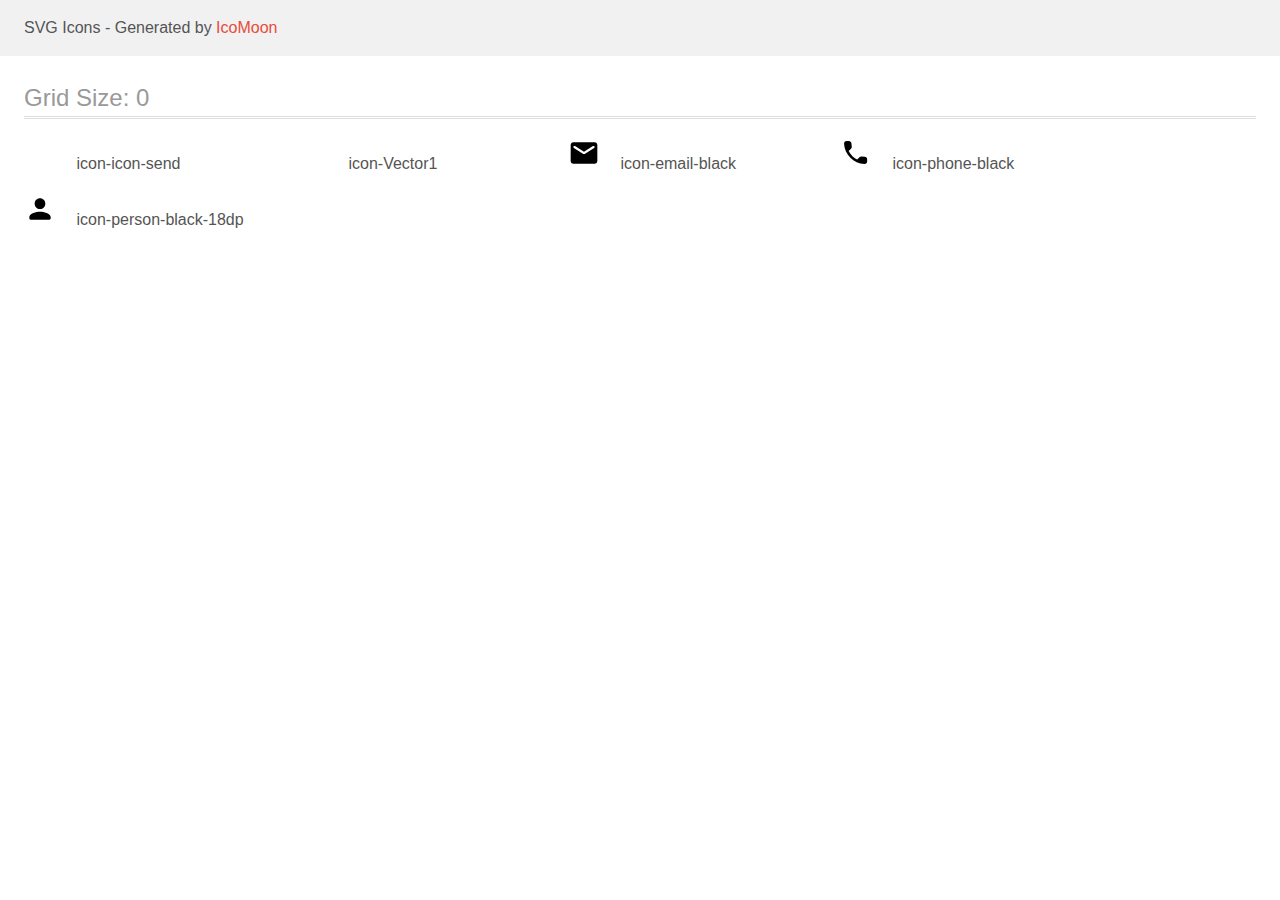
<file: images/Новая папка/icomoon (modal)/demo.html>
<!doctype html>
<html>
<head>
    <title>IcoMoon - SVG Icons</title>
    <meta charset="utf-8">
    <meta name="viewport" content="width=device-width, initial-scale=1">
    <link rel="stylesheet" href="demo-files/demo.css">
    <link rel="stylesheet" href="style.css">
</head>
<body>
<svg aria-hidden="true" style="position: absolute; width: 0; height: 0; overflow: hidden;" version="1.1" xmlns="http://www.w3.org/2000/svg" xmlns:xlink="http://www.w3.org/1999/xlink">
<defs>
<symbol id="icon-icon-send" viewBox="0 0 32 32">
<path fill="#fff" style="fill: var(--color1, #fff)" d="M32 0l-32 18 10.227 3.788 15.773-14.788-11.998 16.186 0.010 0.004-0.012-0.004v8.814l5.735-6.691 7.265 2.691 5-28z"></path>
</symbol>
<symbol id="icon-Vector1" viewBox="0 0 32 32">
<path fill="#fff" style="fill: var(--color1, #fff); stroke: var(--color1, #fff)" stroke="#fff" stroke-linejoin="miter" stroke-linecap="butt" stroke-miterlimit="4" stroke-width="0.4923" d="M4.817 15.389l-0.169-0.162-2.544 2.41 8.962 8.55 18.829-17.962-2.527-2.411-16.302 15.536-6.249-5.962z"></path>
</symbol>
<symbol id="icon-email-black" viewBox="0 0 32 32">
<path d="M26.667 5.333h-21.333c-1.467 0-2.653 1.2-2.653 2.667l-0.013 16c0 1.467 1.2 2.667 2.667 2.667h21.333c1.467 0 2.667-1.2 2.667-2.667v-16c0-1.467-1.2-2.667-2.667-2.667zM26.133 11l-9.427 5.893c-0.427 0.267-0.987 0.267-1.413 0l-9.427-5.893c-0.333-0.213-0.533-0.573-0.533-0.96 0-0.893 0.973-1.427 1.733-0.96l8.933 5.587 8.933-5.587c0.76-0.467 1.733 0.067 1.733 0.96 0 0.387-0.2 0.747-0.533 0.96z"></path>
</symbol>
<symbol id="icon-phone-black" viewBox="0 0 32 32">
<path d="M24.882 19.773l-3.268-0.373c-0.785-0.090-1.557 0.18-2.11 0.733l-2.367 2.367c-3.641-1.853-6.626-4.825-8.478-8.478l2.38-2.38c0.553-0.553 0.823-1.325 0.733-2.11l-0.373-3.242c-0.154-1.299-1.248-2.277-2.56-2.277h-2.226c-1.454 0-2.663 1.209-2.573 2.663 0.682 10.987 9.469 19.761 20.443 20.443 1.454 0.090 2.663-1.119 2.663-2.573v-2.226c0.013-1.3-0.965-2.393-2.264-2.547z"></path>
</symbol>
<symbol id="icon-person-black-18dp" viewBox="0 0 32 32">
<path d="M16 16c2.947 0 5.333-2.387 5.333-5.333s-2.387-5.333-5.333-5.333c-2.947 0-5.333 2.387-5.333 5.333s2.387 5.333 5.333 5.333zM16 18.667c-3.56 0-10.667 1.787-10.667 5.333v1.333c0 0.733 0.6 1.333 1.333 1.333h18.667c0.733 0 1.333-0.6 1.333-1.333v-1.333c0-3.547-7.107-5.333-10.667-5.333z"></path>
</symbol>
</defs>
</svg>

<header class="bgc1 clearfix">
<div class="mhl">
    <p>SVG Icons - Generated by <a href="https://icomoon.io/app">IcoMoon</a></p>
</div>
</header>
    <div class="clearfix mhl ptl">
        <h1 class="mvm mtn fgc1">Grid Size: 0</h1>
        <div class="glyph fs1">
            <div class="clearfix pbs">
                <svg class="icon icon-icon-send"><use xlink:href="#icon-icon-send"></use></svg><span class="name"> icon-icon-send</span>
            </div>
        </div>
        <div class="glyph fs1">
            <div class="clearfix pbs">
                <svg class="icon icon-Vector1"><use xlink:href="#icon-Vector1"></use></svg><span class="name"> icon-Vector1</span>
            </div>
        </div>
        <div class="glyph fs1">
            <div class="clearfix pbs">
                <svg class="icon icon-email-black"><use xlink:href="#icon-email-black"></use></svg><span class="name"> icon-email-black</span>
            </div>
        </div>
        <div class="glyph fs1">
            <div class="clearfix pbs">
                <svg class="icon icon-phone-black"><use xlink:href="#icon-phone-black"></use></svg><span class="name"> icon-phone-black</span>
            </div>
        </div>
        <div class="glyph fs1">
            <div class="clearfix pbs">
                <svg class="icon icon-person-black-18dp"><use xlink:href="#icon-person-black-18dp"></use></svg><span class="name"> icon-person-black-18dp</span>
            </div>
        </div>
  </div>
<script defer src="svgxuse.js"></script>
</body>
</html>
</file>
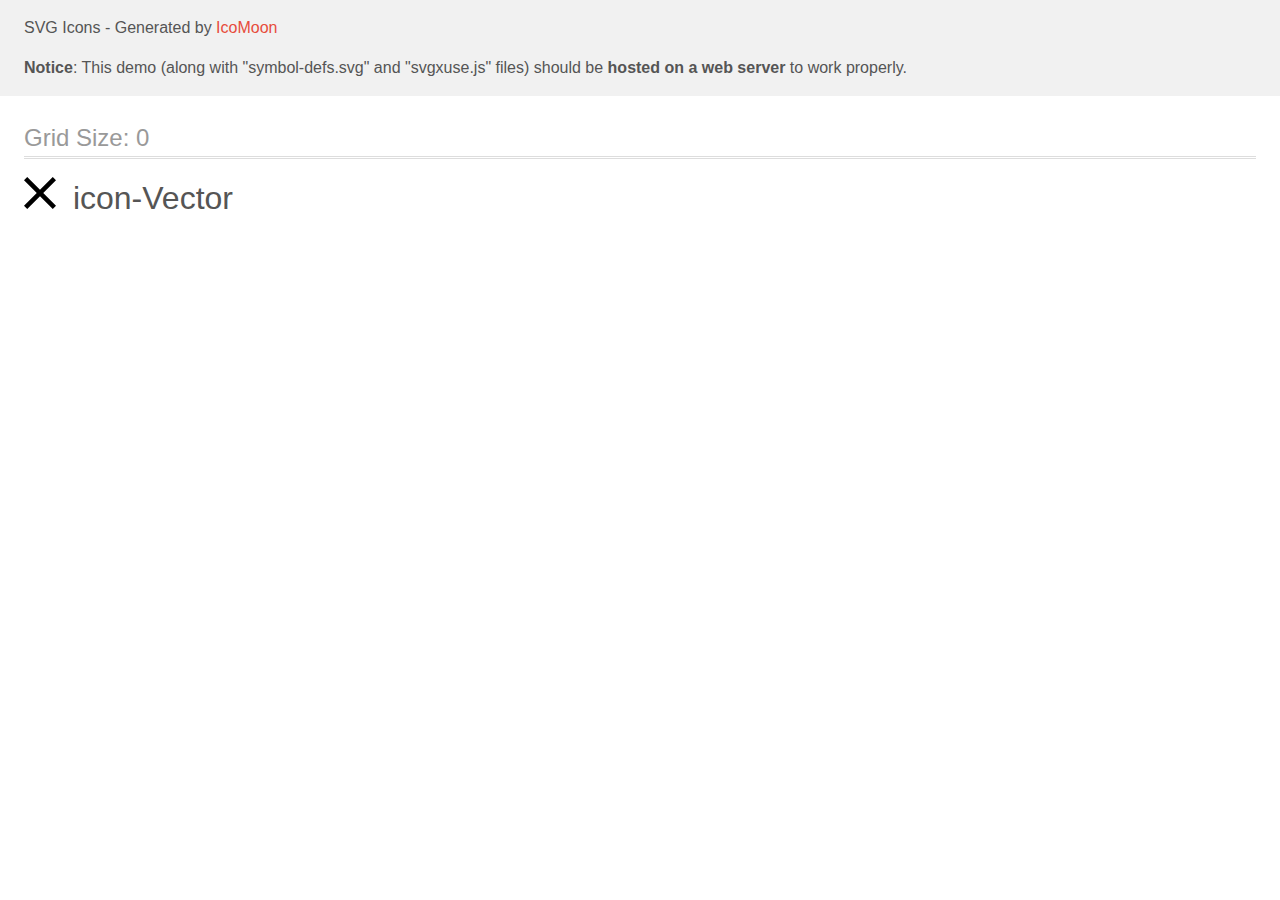
<file: images/Новая папка/icomoon/demo-external-svg.html>
<!doctype html>
<html>
<head>
    <title>IcoMoon - SVG Icons</title>
    <meta charset="utf-8">
    <meta name="viewport" content="width=device-width, initial-scale=1">
    <link rel="stylesheet" href="demo-files/demo.css">
    <link rel="stylesheet" href="style.css">
</head>
<body>
<header class="bgc1 clearfix">
<div class="mhl">
    <p>SVG Icons - Generated by <a href="https://icomoon.io/app">IcoMoon</a></p><p><strong>Notice</strong>: This demo (along with "symbol-defs.svg" and "svgxuse.js" files) should be <b>hosted on a web server</b> to work properly.</p>
</div>
</header>
    <div class="clearfix mhl ptl">
        <h1 class="mvm mtn fgc1">Grid Size: 0</h1>
        <div class="glyph fs1">
            <div class="clearfix pbs">
                <svg class="icon icon-Vector"><use xlink:href="symbol-defs.svg#icon-Vector"></use></svg><span class="name"> icon-Vector</span>
            </div>
        </div>
  </div>
<script defer src="svgxuse.js"></script>
</body>
</html>
</file>
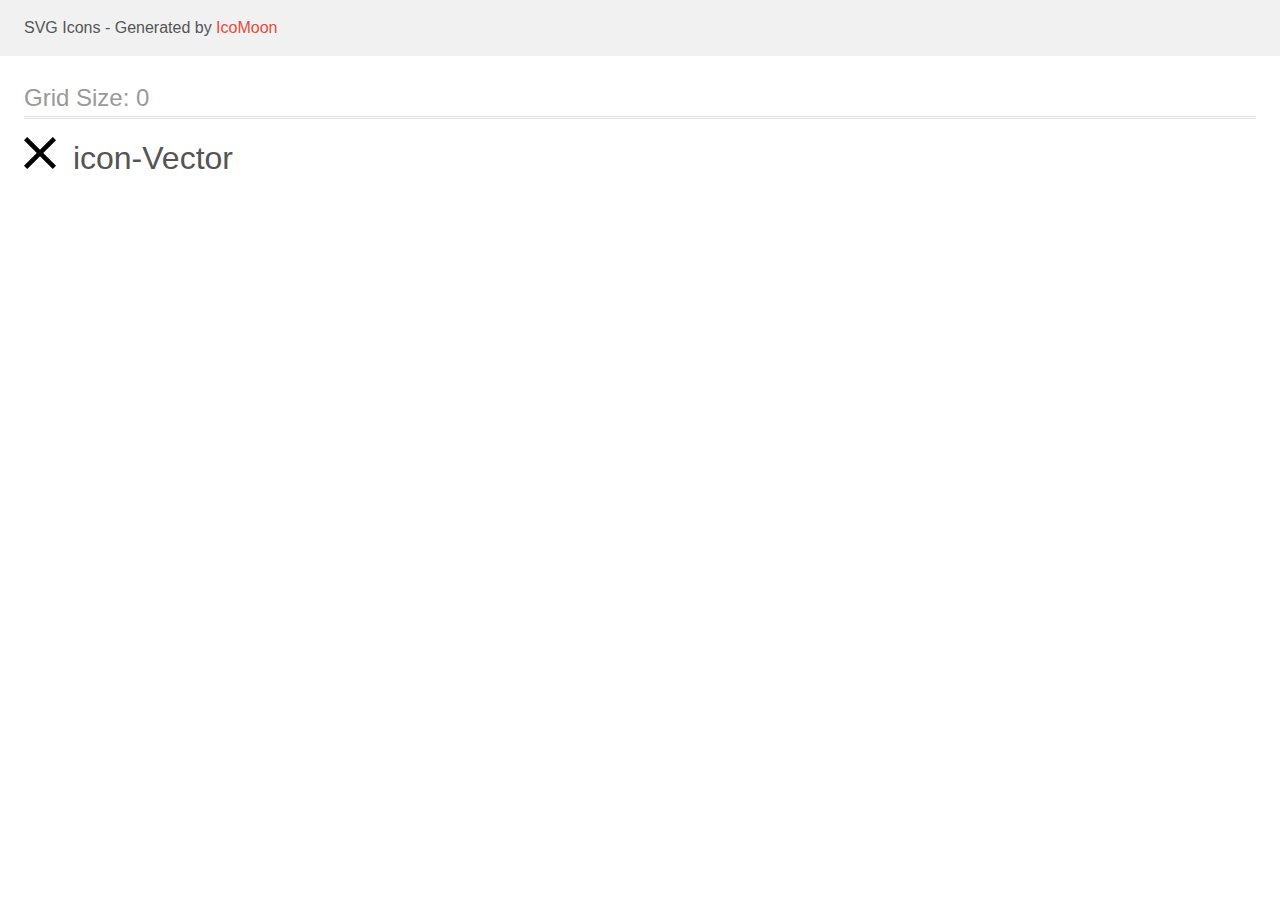
<file: images/Новая папка/icomoon/demo.html>
<!doctype html>
<html>
<head>
    <title>IcoMoon - SVG Icons</title>
    <meta charset="utf-8">
    <meta name="viewport" content="width=device-width, initial-scale=1">
    <link rel="stylesheet" href="demo-files/demo.css">
    <link rel="stylesheet" href="style.css">
</head>
<body>
<svg aria-hidden="true" style="position: absolute; width: 0; height: 0; overflow: hidden;" version="1.1" xmlns="http://www.w3.org/2000/svg" xmlns:xlink="http://www.w3.org/1999/xlink">
<defs>
<symbol id="icon-Vector" viewBox="0 0 32 32">
<path d="M32 3.223l-3.223-3.223-12.777 12.777-12.777-12.777-3.223 3.223 12.777 12.777-12.777 12.777 3.223 3.223 12.777-12.777 12.777 12.777 3.223-3.223-12.777-12.777 12.777-12.777z"></path>
</symbol>
</defs>
</svg>

<header class="bgc1 clearfix">
<div class="mhl">
    <p>SVG Icons - Generated by <a href="https://icomoon.io/app">IcoMoon</a></p>
</div>
</header>
    <div class="clearfix mhl ptl">
        <h1 class="mvm mtn fgc1">Grid Size: 0</h1>
        <div class="glyph fs1">
            <div class="clearfix pbs">
                <svg class="icon icon-Vector"><use xlink:href="#icon-Vector"></use></svg><span class="name"> icon-Vector</span>
            </div>
        </div>
  </div>
<script defer src="svgxuse.js"></script>
</body>
</html>
</file>
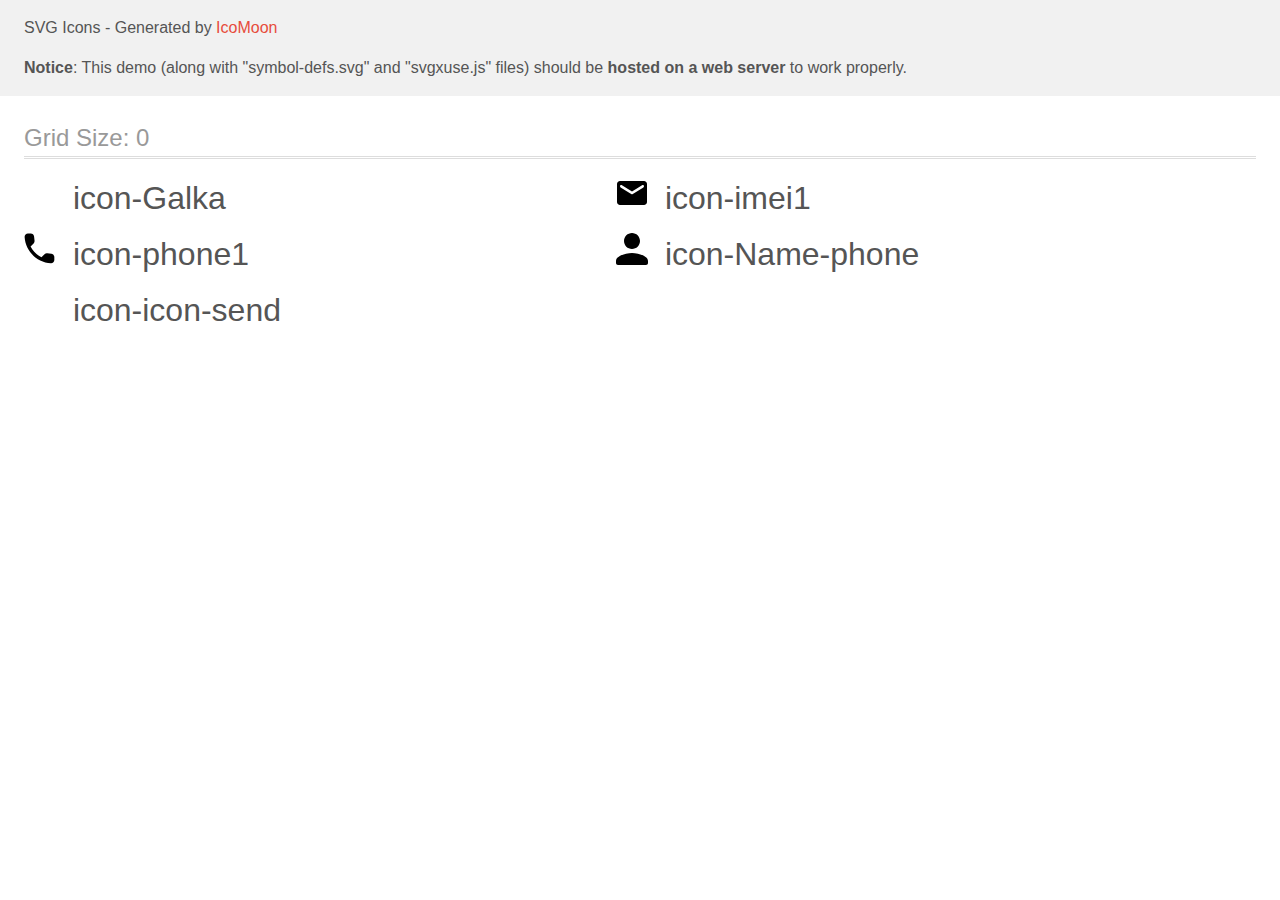
<file: images/Новая папка/icomoon2/demo-external-svg.html>
<!doctype html>
<html>
<head>
    <title>IcoMoon - SVG Icons</title>
    <meta charset="utf-8">
    <meta name="viewport" content="width=device-width, initial-scale=1">
    <link rel="stylesheet" href="demo-files/demo.css">
    <link rel="stylesheet" href="style.css">
</head>
<body>
<header class="bgc1 clearfix">
<div class="mhl">
    <p>SVG Icons - Generated by <a href="https://icomoon.io/app">IcoMoon</a></p><p><strong>Notice</strong>: This demo (along with "symbol-defs.svg" and "svgxuse.js" files) should be <b>hosted on a web server</b> to work properly.</p>
</div>
</header>
    <div class="clearfix mhl ptl">
        <h1 class="mvm mtn fgc1">Grid Size: 0</h1>
        <div class="glyph fs1">
            <div class="clearfix pbs">
                <svg class="icon icon-Galka"><use xlink:href="symbol-defs.svg#icon-Galka"></use></svg><span class="name"> icon-Galka</span>
            </div>
        </div>
        <div class="glyph fs1">
            <div class="clearfix pbs">
                <svg class="icon icon-imei1"><use xlink:href="symbol-defs.svg#icon-imei1"></use></svg><span class="name"> icon-imei1</span>
            </div>
        </div>
        <div class="glyph fs1">
            <div class="clearfix pbs">
                <svg class="icon icon-phone1"><use xlink:href="symbol-defs.svg#icon-phone1"></use></svg><span class="name"> icon-phone1</span>
            </div>
        </div>
        <div class="glyph fs1">
            <div class="clearfix pbs">
                <svg class="icon icon-Name-phone"><use xlink:href="symbol-defs.svg#icon-Name-phone"></use></svg><span class="name"> icon-Name-phone</span>
            </div>
        </div>
        <div class="glyph fs1">
            <div class="clearfix pbs">
                <svg class="icon icon-icon-send"><use xlink:href="symbol-defs.svg#icon-icon-send"></use></svg><span class="name"> icon-icon-send</span>
            </div>
        </div>
  </div>
<script defer src="svgxuse.js"></script>
</body>
</html>
</file>
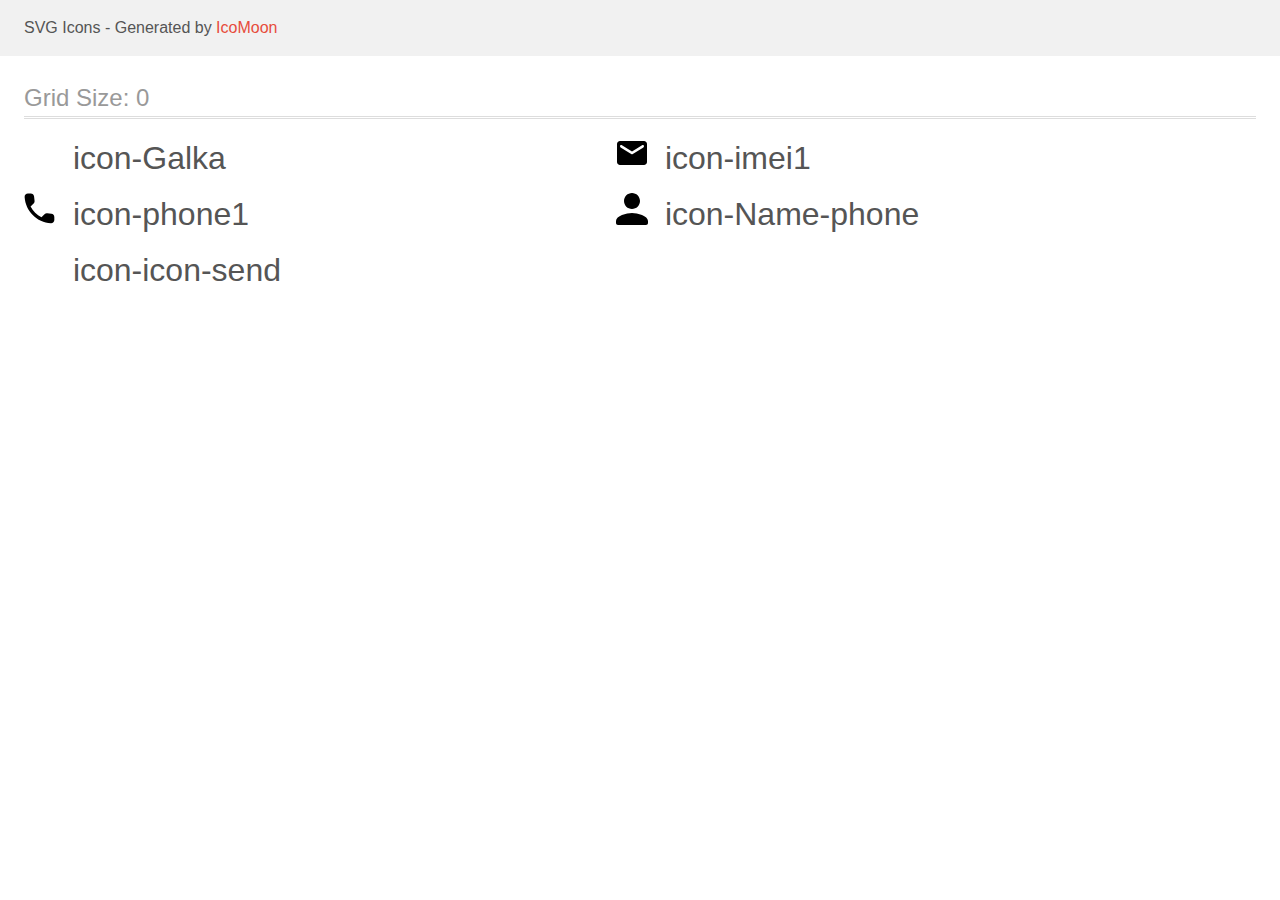
<file: images/Новая папка/icomoon2/demo.html>
<!doctype html>
<html>
<head>
    <title>IcoMoon - SVG Icons</title>
    <meta charset="utf-8">
    <meta name="viewport" content="width=device-width, initial-scale=1">
    <link rel="stylesheet" href="demo-files/demo.css">
    <link rel="stylesheet" href="style.css">
</head>
<body>
<svg aria-hidden="true" style="position: absolute; width: 0; height: 0; overflow: hidden;" version="1.1" xmlns="http://www.w3.org/2000/svg" xmlns:xlink="http://www.w3.org/1999/xlink">
<defs>
<symbol id="icon-Galka" viewBox="0 0 32 32">
<path fill="#fff" style="fill: var(--color1, #fff); stroke: var(--color1, #fff)" stroke="#fff" stroke-linejoin="miter" stroke-linecap="butt" stroke-miterlimit="4" stroke-width="0.4923" d="M4.817 15.389l-0.169-0.162-2.544 2.41 8.962 8.55 18.829-17.962-2.527-2.411-16.302 15.536-6.249-5.962z"></path>
</symbol>
<symbol id="icon-imei1" viewBox="0 0 32 32">
<path d="M28 4h-24c-1.65 0-2.985 1.35-2.985 3l-0.015 18c0 1.65 1.35 3 3 3h24c1.65 0 3-1.35 3-3v-18c0-1.65-1.35-3-3-3zM27.4 10.375l-10.605 6.63c-0.48 0.3-1.11 0.3-1.59 0l-10.605-6.63c-0.375-0.24-0.6-0.645-0.6-1.080 0-1.005 1.095-1.605 1.95-1.080l10.050 6.285 10.050-6.285c0.855-0.525 1.95 0.075 1.95 1.080 0 0.435-0.225 0.84-0.6 1.080z"></path>
</symbol>
<symbol id="icon-phone1" viewBox="0 0 32 32">
<path d="M27.419 20.852l-4.201-0.48c-1.009-0.116-2.002 0.232-2.713 0.943l-3.044 3.044c-4.681-2.382-8.519-6.203-10.901-10.901l3.060-3.060c0.711-0.711 1.059-1.704 0.943-2.713l-0.48-4.168c-0.198-1.671-1.604-2.928-3.292-2.928h-2.862c-1.869 0-3.424 1.555-3.308 3.424 0.877 14.126 12.174 25.407 26.284 26.284 1.869 0.116 3.424-1.439 3.424-3.308v-2.861c0.016-1.671-1.241-3.077-2.911-3.275z"></path>
</symbol>
<symbol id="icon-Name-phone" viewBox="0 0 32 32">
<path d="M16 16c4.42 0 8-3.58 8-8s-3.58-8-8-8c-4.42 0-8 3.58-8 8s3.58 8 8 8zM16 20c-5.34 0-16 2.68-16 8v2c0 1.1 0.9 2 2 2h28c1.1 0 2-0.9 2-2v-2c0-5.32-10.66-8-16-8z"></path>
</symbol>
<symbol id="icon-icon-send" viewBox="0 0 32 32">
<path fill="#fff" style="fill: var(--color1, #fff)" d="M32 0l-32 18 10.227 3.788 15.773-14.788-11.998 16.186 0.010 0.004-0.012-0.004v8.814l5.735-6.691 7.265 2.691 5-28z"></path>
</symbol>
</defs>
</svg>

<header class="bgc1 clearfix">
<div class="mhl">
    <p>SVG Icons - Generated by <a href="https://icomoon.io/app">IcoMoon</a></p>
</div>
</header>
    <div class="clearfix mhl ptl">
        <h1 class="mvm mtn fgc1">Grid Size: 0</h1>
        <div class="glyph fs1">
            <div class="clearfix pbs">
                <svg class="icon icon-Galka"><use xlink:href="#icon-Galka"></use></svg><span class="name"> icon-Galka</span>
            </div>
        </div>
        <div class="glyph fs1">
            <div class="clearfix pbs">
                <svg class="icon icon-imei1"><use xlink:href="#icon-imei1"></use></svg><span class="name"> icon-imei1</span>
            </div>
        </div>
        <div class="glyph fs1">
            <div class="clearfix pbs">
                <svg class="icon icon-phone1"><use xlink:href="#icon-phone1"></use></svg><span class="name"> icon-phone1</span>
            </div>
        </div>
        <div class="glyph fs1">
            <div class="clearfix pbs">
                <svg class="icon icon-Name-phone"><use xlink:href="#icon-Name-phone"></use></svg><span class="name"> icon-Name-phone</span>
            </div>
        </div>
        <div class="glyph fs1">
            <div class="clearfix pbs">
                <svg class="icon icon-icon-send"><use xlink:href="#icon-icon-send"></use></svg><span class="name"> icon-icon-send</span>
            </div>
        </div>
  </div>
<script defer src="svgxuse.js"></script>
</body>
</html>
</file>
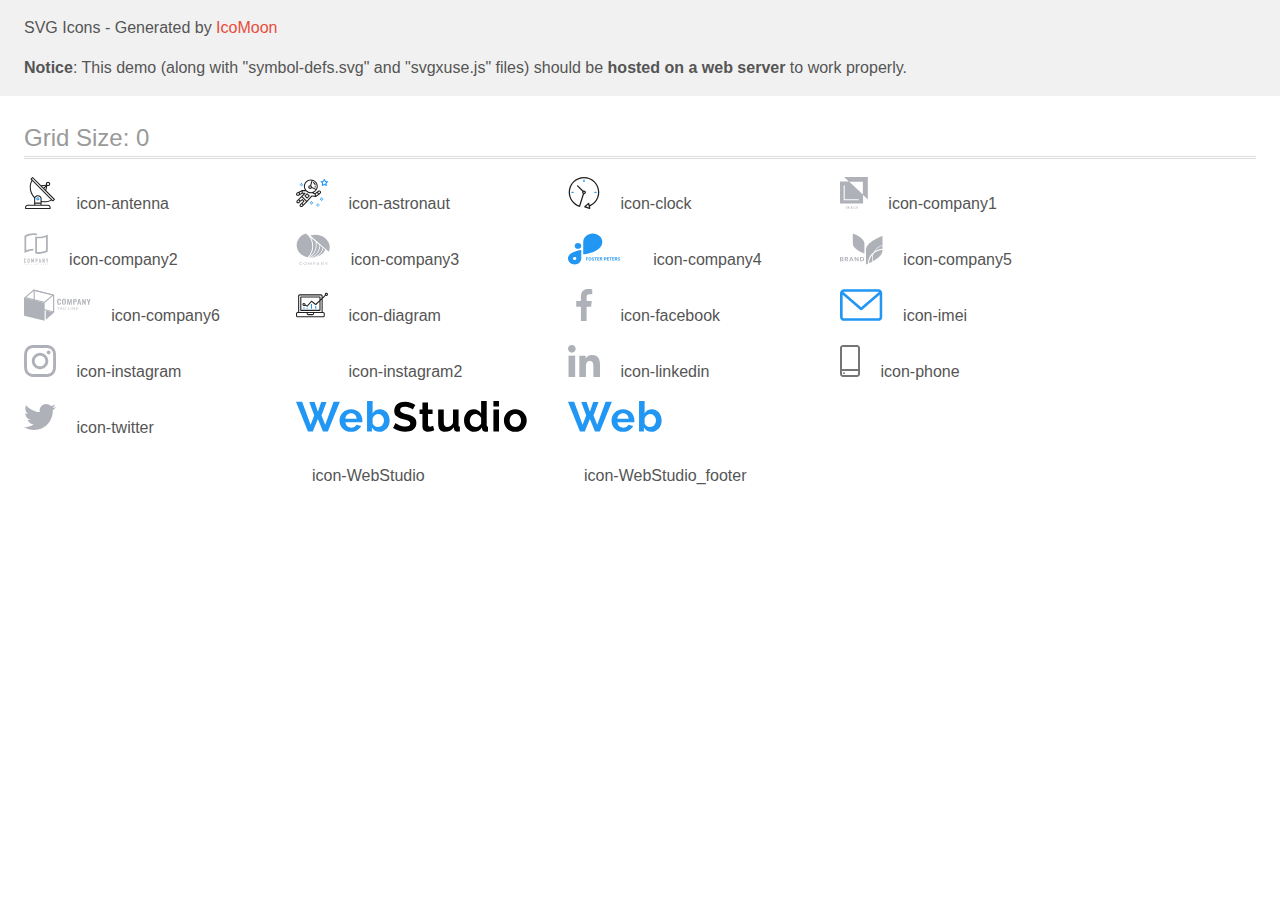
<file: images/Новая папка/icons/demo-external-svg.html>
<!doctype html>
<html>
<head>
    <title>IcoMoon - SVG Icons</title>
    <meta charset="utf-8">
    <meta name="viewport" content="width=device-width, initial-scale=1">
    <link rel="stylesheet" href="demo-files/demo.css">
    <link rel="stylesheet" href="style.css">
</head>
<body>
<header class="bgc1 clearfix">
<div class="mhl">
    <p>SVG Icons - Generated by <a href="https://icomoon.io/app">IcoMoon</a></p><p><strong>Notice</strong>: This demo (along with "symbol-defs.svg" and "svgxuse.js" files) should be <b>hosted on a web server</b> to work properly.</p>
</div>
</header>
    <div class="clearfix mhl ptl">
        <h1 class="mvm mtn fgc1">Grid Size: 0</h1>
        <div class="glyph fs1">
            <div class="clearfix pbs">
                <svg class="icon icon-antenna"><use xlink:href="symbol-defs.svg#icon-antenna"></use></svg><span class="name"> icon-antenna</span>
            </div>
        </div>
        <div class="glyph fs1">
            <div class="clearfix pbs">
                <svg class="icon icon-astronaut"><use xlink:href="symbol-defs.svg#icon-astronaut"></use></svg><span class="name"> icon-astronaut</span>
            </div>
        </div>
        <div class="glyph fs1">
            <div class="clearfix pbs">
                <svg class="icon icon-clock"><use xlink:href="symbol-defs.svg#icon-clock"></use></svg><span class="name"> icon-clock</span>
            </div>
        </div>
        <div class="glyph fs1">
            <div class="clearfix pbs">
                <svg class="icon icon-company1"><use xlink:href="symbol-defs.svg#icon-company1"></use></svg><span class="name"> icon-company1</span>
            </div>
        </div>
        <div class="glyph fs1">
            <div class="clearfix pbs">
                <svg class="icon icon-company2"><use xlink:href="symbol-defs.svg#icon-company2"></use></svg><span class="name"> icon-company2</span>
            </div>
        </div>
        <div class="glyph fs1">
            <div class="clearfix pbs">
                <svg class="icon icon-company3"><use xlink:href="symbol-defs.svg#icon-company3"></use></svg><span class="name"> icon-company3</span>
            </div>
        </div>
        <div class="glyph fs1">
            <div class="clearfix pbs">
                <svg class="icon icon-company4"><use xlink:href="symbol-defs.svg#icon-company4"></use></svg><span class="name"> icon-company4</span>
            </div>
        </div>
        <div class="glyph fs1">
            <div class="clearfix pbs">
                <svg class="icon icon-company5"><use xlink:href="symbol-defs.svg#icon-company5"></use></svg><span class="name"> icon-company5</span>
            </div>
        </div>
        <div class="glyph fs1">
            <div class="clearfix pbs">
                <svg class="icon icon-company6"><use xlink:href="symbol-defs.svg#icon-company6"></use></svg><span class="name"> icon-company6</span>
            </div>
        </div>
        <div class="glyph fs1">
            <div class="clearfix pbs">
                <svg class="icon icon-diagram"><use xlink:href="symbol-defs.svg#icon-diagram"></use></svg><span class="name"> icon-diagram</span>
            </div>
        </div>
        <div class="glyph fs1">
            <div class="clearfix pbs">
                <svg class="icon icon-facebook"><use xlink:href="symbol-defs.svg#icon-facebook"></use></svg><span class="name"> icon-facebook</span>
            </div>
        </div>
        <div class="glyph fs1">
            <div class="clearfix pbs">
                <svg class="icon icon-imei"><use xlink:href="symbol-defs.svg#icon-imei"></use></svg><span class="name"> icon-imei</span>
            </div>
        </div>
        <div class="glyph fs1">
            <div class="clearfix pbs">
                <svg class="icon icon-instagram"><use xlink:href="symbol-defs.svg#icon-instagram"></use></svg><span class="name"> icon-instagram</span>
            </div>
        </div>
        <div class="glyph fs1">
            <div class="clearfix pbs">
                <svg class="icon icon-instagram2"><use xlink:href="symbol-defs.svg#icon-instagram2"></use></svg><span class="name"> icon-instagram2</span>
            </div>
        </div>
        <div class="glyph fs1">
            <div class="clearfix pbs">
                <svg class="icon icon-linkedin"><use xlink:href="symbol-defs.svg#icon-linkedin"></use></svg><span class="name"> icon-linkedin</span>
            </div>
        </div>
        <div class="glyph fs1">
            <div class="clearfix pbs">
                <svg class="icon icon-phone"><use xlink:href="symbol-defs.svg#icon-phone"></use></svg><span class="name"> icon-phone</span>
            </div>
        </div>
        <div class="glyph fs1">
            <div class="clearfix pbs">
                <svg class="icon icon-twitter"><use xlink:href="symbol-defs.svg#icon-twitter"></use></svg><span class="name"> icon-twitter</span>
            </div>
        </div>
        <div class="glyph fs1">
            <div class="clearfix pbs">
                <svg class="icon icon-WebStudio"><use xlink:href="symbol-defs.svg#icon-WebStudio"></use></svg><span class="name"> icon-WebStudio</span>
            </div>
        </div>
        <div class="glyph fs1">
            <div class="clearfix pbs">
                <svg class="icon icon-WebStudio_footer"><use xlink:href="symbol-defs.svg#icon-WebStudio_footer"></use></svg><span class="name"> icon-WebStudio_footer</span>
            </div>
        </div>
  </div>
<script defer src="svgxuse.js"></script>
</body>
</html>
</file>
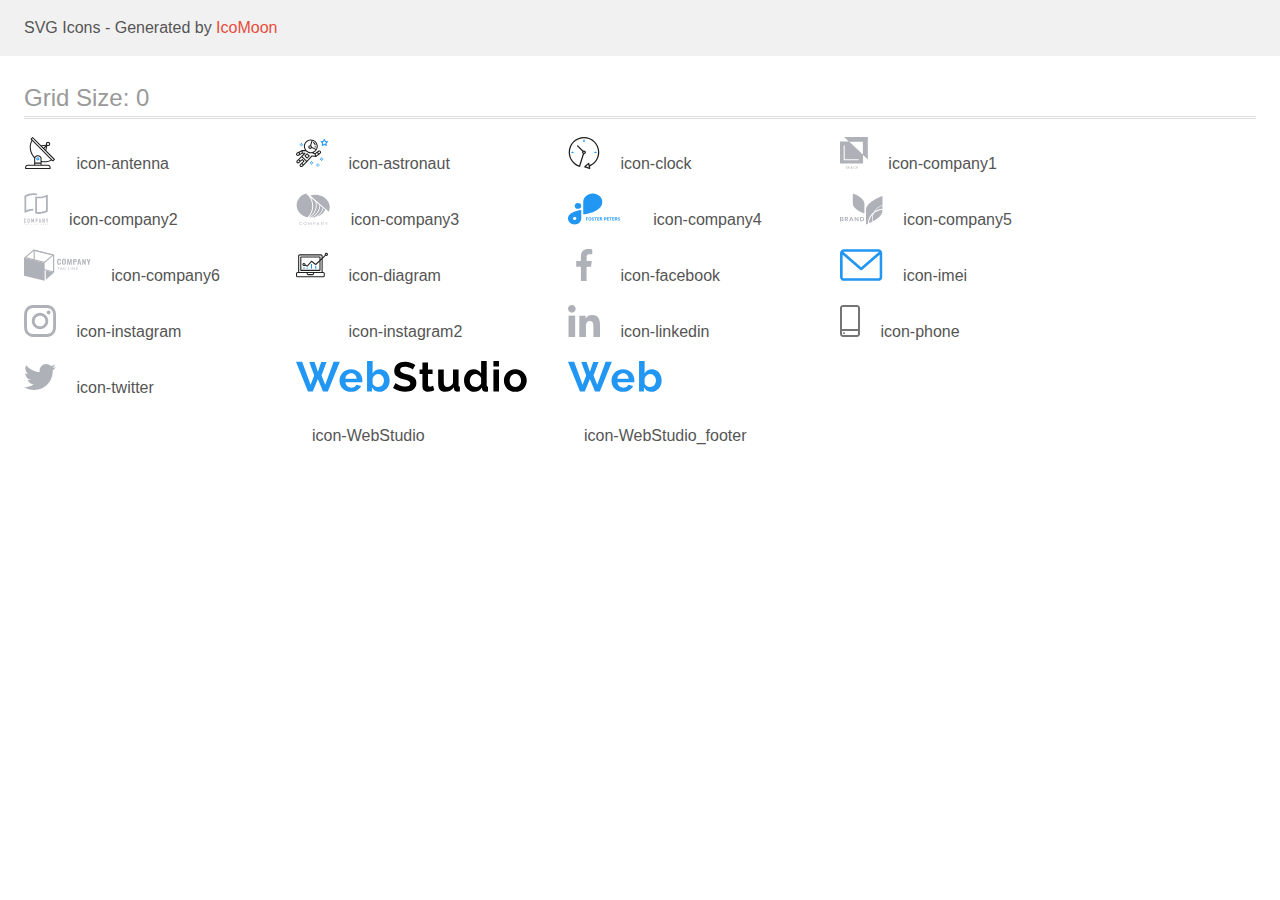
<file: images/Новая папка/icons/demo.html>
<!doctype html>
<html>
<head>
    <title>IcoMoon - SVG Icons</title>
    <meta charset="utf-8">
    <meta name="viewport" content="width=device-width, initial-scale=1">
    <link rel="stylesheet" href="demo-files/demo.css">
    <link rel="stylesheet" href="style.css">
</head>
<body>
<svg aria-hidden="true" style="position: absolute; width: 0; height: 0; overflow: hidden;" version="1.1" xmlns="http://www.w3.org/2000/svg" xmlns:xlink="http://www.w3.org/1999/xlink">
<defs>
<symbol id="icon-antenna" viewBox="0 0 32 32">
<path fill="#212121" style="fill: var(--color1, #212121)" d="M30.773 22.098l-8.443-8.505 0.937-4.615c0.242 0.094 0.499 0.144 0.758 0.146h0.006c1.192 0.014 2.17-0.941 2.184-2.133s-0.941-2.17-2.133-2.184c-1.192-0.014-2.17 0.941-2.184 2.133-0.003 0.255 0.039 0.509 0.125 0.749l-4.96 0.605-8.091-8.133c-0.099-0.101-0.235-0.159-0.377-0.16-0.14 0.001-0.274 0.056-0.373 0.155l-1.513 1.504c-0.208 0.208-0.208 0.546 0 0.754l0.814 0.826c-3.153 5.798-2.129 12.978 2.519 17.663 0.043 0.041 0.092 0.074 0.146 0.098-0.034 0.18-0.051 0.364-0.052 0.547v6.187h-6.4c-1.472 0.002-2.665 1.195-2.667 2.667v1.067c0 0.295 0.239 0.533 0.533 0.533h24.533c0.295 0 0.533-0.239 0.533-0.533v-1.067c-0.002-1.472-1.195-2.665-2.667-2.667h-6.4v-2.742c1.003 0.21 2.024 0.317 3.049 0.32 2.458-0.003 4.877-0.615 7.040-1.783l0.818 0.823c0.099 0.101 0.235 0.159 0.377 0.16 0.14-0.001 0.274-0.056 0.373-0.155l1.513-1.504c0.208-0.208 0.208-0.546 0-0.754zM23.28 6.233c0.418-0.415 1.093-0.414 1.508 0.004s0.414 1.093-0.004 1.508c-0.2 0.199-0.47 0.31-0.752 0.31h-0.003c-0.589-0.003-1.064-0.483-1.061-1.072 0.002-0.282 0.115-0.552 0.314-0.751h-0.002zM22.024 9.738l-0.598 2.946-1.175-1.182 1.774-1.763zM21.419 8.836l-1.92 1.909-1.485-1.493 3.405-0.415zM24.004 28.8c0.884 0 1.6 0.716 1.6 1.6v0.533h-23.467v-0.533c0-0.884 0.716-1.6 1.6-1.6h20.267zM16.537 26.667v1.067h-5.333v-1.067h5.333zM11.204 25.6v-4.053c0-1.294 1.196-2.347 2.667-2.347s2.667 1.053 2.667 2.347v4.053h-5.333zM17.604 23.904v-2.357c0-1.882-1.675-3.413-3.733-3.413-1.331-0.020-2.576 0.657-3.281 1.786-4.058-4.274-4.971-10.645-2.279-15.887l18.602 18.708c-2.872 1.461-6.165 1.873-9.309 1.163zM28.893 23.22l-21.057-21.181 0.755-0.752 7.935 7.98c0.004 0 0.006 0.007 0.010 0.010l13.115 13.191-0.757 0.752z"></path>
<path fill="#2196f3" style="fill: var(--color2, #2196f3)" d="M13.876 20.267h-0.005c-0.884-0.001-1.601 0.714-1.602 1.598s0.714 1.601 1.598 1.602h0.005c0.884 0.001 1.601-0.714 1.602-1.598s-0.714-1.601-1.598-1.602zM14.249 22.245c-0.1 0.1-0.236 0.156-0.378 0.155-0.295-0.002-0.532-0.242-0.531-0.536 0.001-0.141 0.057-0.276 0.157-0.375s0.233-0.154 0.373-0.155c0.295 0.002 0.532 0.241 0.53 0.536-0.001 0.141-0.057 0.276-0.157 0.375h0.005z"></path>
</symbol>
<symbol id="icon-astronaut" viewBox="0 0 32 32">
<path fill="#2196f3" style="fill: var(--color2, #2196f3)" d="M31.974 4.524c-0.063-0.193-0.229-0.333-0.43-0.363l-1.91-0.278-0.855-1.731c-0.179-0.365-0.777-0.365-0.956 0l-0.855 1.731-1.91 0.278c-0.201 0.029-0.367 0.17-0.431 0.363-0.062 0.193-0.011 0.405 0.135 0.547l1.383 1.348-0.326 1.903c-0.034 0.2 0.048 0.402 0.212 0.522 0.166 0.121 0.382 0.135 0.562 0.040l1.709-0.899 1.709 0.899c0.078 0.041 0.164 0.061 0.249 0.061 0.11 0 0.221-0.034 0.314-0.102 0.164-0.119 0.246-0.322 0.212-0.522l-0.326-1.903 1.383-1.348c0.145-0.142 0.197-0.354 0.135-0.547zM29.511 5.851c-0.125 0.122-0.183 0.299-0.153 0.472l0.191 1.114-1-0.526c-0.078-0.041-0.163-0.061-0.249-0.061s-0.17 0.020-0.249 0.061l-1.001 0.526 0.191-1.114c0.030-0.173-0.028-0.349-0.153-0.472l-0.81-0.789 1.119-0.163c0.174-0.025 0.324-0.134 0.402-0.292l0.5-1.013 0.5 1.013c0.078 0.157 0.228 0.267 0.402 0.292l1.119 0.163-0.809 0.789z"></path>
<path fill="#2196f3" style="fill: var(--color2, #2196f3)" d="M26.134 20.522h-1.067v1.067h1.067v-1.067z"></path>
<path fill="#2196f3" style="fill: var(--color2, #2196f3)" d="M26.134 22.656h-1.067v1.067h1.067v-1.067z"></path>
<path fill="#2196f3" style="fill: var(--color2, #2196f3)" d="M27.2 21.589h-1.067v1.067h1.067v-1.067z"></path>
<path fill="#2196f3" style="fill: var(--color2, #2196f3)" d="M25.067 21.589h-1.067v1.067h1.067v-1.067z"></path>
<path fill="#2196f3" style="fill: var(--color2, #2196f3)" d="M22.4 26.389h-1.067v1.067h1.067v-1.067z"></path>
<path fill="#2196f3" style="fill: var(--color2, #2196f3)" d="M22.4 28.522h-1.067v1.067h1.067v-1.067z"></path>
<path fill="#2196f3" style="fill: var(--color2, #2196f3)" d="M23.467 27.456h-1.067v1.067h1.067v-1.067z"></path>
<path fill="#2196f3" style="fill: var(--color2, #2196f3)" d="M21.333 27.456h-1.067v1.067h1.067v-1.067z"></path>
<path fill="#2196f3" style="fill: var(--color2, #2196f3)" d="M16 24.256h-1.067v1.067h1.067v-1.067z"></path>
<path fill="#2196f3" style="fill: var(--color2, #2196f3)" d="M16 26.389h-1.067v1.067h1.067v-1.067z"></path>
<path fill="#2196f3" style="fill: var(--color2, #2196f3)" d="M17.067 25.322h-1.067v1.067h1.067v-1.067z"></path>
<path fill="#2196f3" style="fill: var(--color2, #2196f3)" d="M14.933 25.322h-1.067v1.067h1.067v-1.067z"></path>
<path fill="#2196f3" style="fill: var(--color2, #2196f3)" d="M5.867 6.122h-1.067v1.067h1.067v-1.067z"></path>
<path fill="#2196f3" style="fill: var(--color2, #2196f3)" d="M5.867 8.255h-1.067v1.067h1.067v-1.067z"></path>
<path fill="#2196f3" style="fill: var(--color2, #2196f3)" d="M6.933 7.189h-1.067v1.067h1.067v-1.067z"></path>
<path fill="#2196f3" style="fill: var(--color2, #2196f3)" d="M4.8 7.189h-1.067v1.067h1.067v-1.067z"></path>
<path fill="#212121" style="fill: var(--color1, #212121)" d="M24.715 14.159c-0.287-0.388-0.709-0.637-1.188-0.705-0.481-0.068-0.956 0.058-1.34 0.352l-1.252 0.96-1.898 1.417-1.358-0.541c2.421-1.086 4.114-3.508 4.114-6.32 0-3.823-3.123-6.933-6.961-6.933s-6.961 3.11-6.961 6.933c0 1.386 0.414 2.674 1.12 3.758l-2.764-0.024c-0.002 0-0.003 0-0.005 0-0.009 0-0.015 0.004-0.023 0.005-0.053 0.002-0.105 0.013-0.155 0.031-0.013 0.005-0.026 0.008-0.038 0.013-0.006 0.003-0.013 0.003-0.019 0.006l-3.233 1.596c-0.001 0-0.001 0-0.001 0.001l-1.893 0.911c-0.021 0.009-0.042 0.021-0.063 0.035-0.755 0.502-1.012 1.489-0.598 2.295 0.22 0.429 0.595 0.745 1.056 0.889 0.178 0.055 0.359 0.083 0.539 0.083 0.29 0 0.577-0.071 0.839-0.211l1.388-0.738 2.264-1.169 1.357-0.008-5.442 5.416c-0.001 0.001-0.001 0.001-0.002 0.001l-1.339 1.333c-0.316 0.315-0.49 0.732-0.49 1.178s0.174 0.863 0.49 1.179c0.325 0.323 0.752 0.485 1.179 0.485s0.854-0.162 1.18-0.485l1.314-1.309 1.741-1.3 0.901 0.897-1.762 1.754c-0 0.001-0.001 0.001-0.002 0.001l-1.339 1.333c-0.316 0.315-0.49 0.732-0.49 1.178s0.174 0.863 0.49 1.179c0.325 0.323 0.753 0.485 1.18 0.485s0.855-0.162 1.18-0.485l3.482-3.467c0.001-0.001 0.001-0.001 0.001-0.002l1.010-1-0.004-0.004c0.006-0.006 0.015-0.009 0.022-0.015l5.166-5.658 3.471 0.494c0.025 0.004 0.050 0.005 0.075 0.005 0.065 0 0.127-0.015 0.187-0.038 0.018-0.006 0.033-0.015 0.050-0.023 0.019-0.010 0.039-0.015 0.058-0.027l3.213-2.133c0.012-0.008 0.018-0.021 0.029-0.029 0.013-0.010 0.029-0.014 0.041-0.026l1.271-1.191c0.662-0.62 0.753-1.635 0.212-2.362zM2.13 17.77c-0.173 0.093-0.37 0.111-0.558 0.052-0.187-0.058-0.338-0.186-0.427-0.358-0.161-0.314-0.068-0.695 0.214-0.902l1.314-0.632 0.449 1.312-0.992 0.528zM5.628 15.942l-1.548 0.8-0.439-1.283 2.027-1.001-0.040 1.484zM20.727 9.322c0 0.918-0.219 1.785-0.599 2.559l-4.181-1.899c-0.044-0.573-0.341-1.075-0.788-1.388l1.464-4.86c2.378 0.756 4.105 2.974 4.105 5.588zM8.938 9.322c0-3.235 2.644-5.867 5.894-5.867 0.253 0 0.5 0.021 0.745 0.052l-1.432 4.754c-0.019-0.001-0.037-0.006-0.057-0.006-1.033 0-1.873 0.837-1.873 1.867s0.84 1.867 1.873 1.867c0.694 0 1.294-0.383 1.618-0.945l3.862 1.755c-1.075 1.446-2.795 2.39-4.737 2.39-3.25 0-5.894-2.632-5.894-5.867zM14.894 10.122c0 0.441-0.362 0.8-0.806 0.8s-0.806-0.359-0.806-0.8c0-0.441 0.362-0.8 0.806-0.8s0.806 0.359 0.806 0.8zM2.465 25.146c-0.236 0.234-0.619 0.234-0.854 0.001-0.114-0.114-0.176-0.263-0.176-0.423s0.062-0.309 0.176-0.421l0.962-0.958 0.851 0.848-0.959 0.955zM5.679 28.88c-0.236 0.234-0.619 0.235-0.855 0.001-0.114-0.114-0.176-0.263-0.176-0.423s0.062-0.309 0.176-0.421l0.963-0.959 0.852 0.848-0.96 0.955zM9.16 25.411c-0.001 0-0.001 0-0.002 0.001l-1.765 1.76-0.852-0.848 1.763-1.755c0 0 0 0 0-0s0.001-0.001 0.002-0.001c0.040-0.040 0.065-0.088 0.090-0.135 0.007-0.014 0.020-0.026 0.026-0.040 0.017-0.041 0.019-0.085 0.026-0.129 0.003-0.025 0.014-0.047 0.014-0.073 0-0.036-0.013-0.070-0.020-0.106-0.006-0.032-0.006-0.065-0.019-0.095-0.020-0.050-0.055-0.094-0.091-0.138-0.010-0.012-0.014-0.027-0.025-0.038 0 0 0 0-0.001 0s-0.001-0.002-0.001-0.002l-1.607-1.6c-0.017-0.017-0.039-0.024-0.058-0.038-0.028-0.022-0.055-0.042-0.087-0.058-0.030-0.015-0.061-0.024-0.093-0.033-0.034-0.010-0.067-0.017-0.103-0.020-0.033-0.002-0.063 0.001-0.095 0.005-0.036 0.004-0.069 0.009-0.104 0.020-0.034 0.011-0.063 0.027-0.094 0.045-0.020 0.011-0.042 0.015-0.061 0.029l-1.773 1.324-0.901-0.897 2.399-2.386 4.361 4.289-0.928 0.919zM15.979 18.394c-0.015-0.002-0.030 0.004-0.045 0.003-0.039-0.002-0.076 0.001-0.115 0.007-0.030 0.005-0.059 0.011-0.088 0.021-0.034 0.012-0.065 0.028-0.097 0.047-0.030 0.018-0.057 0.037-0.083 0.061-0.013 0.011-0.028 0.017-0.040 0.029l-4.698 5.146-4.328-4.257 2.833-2.818c0.209-0.208 0.21-0.546 0.002-0.755-0.105-0.105-0.243-0.157-0.381-0.156v-0.001l-2.219 0.013 0.028-1.607 3.104 0.027c1.265 1.294 3.029 2.101 4.981 2.101 0.437 0 0.864-0.045 1.279-0.123 0.040 0.032 0.079 0.065 0.13 0.085l2.41 0.96 0.331 1.644-3.003-0.427zM20.020 18.572l-0.313-1.558 1.446-1.080 0.947 1.257-2.080 1.381zM23.774 15.741l-0.838 0.785-0.931-1.236 0.831-0.637c0.155-0.119 0.351-0.168 0.543-0.143 0.193 0.027 0.364 0.128 0.48 0.284 0.217 0.292 0.18 0.699-0.085 0.947z"></path>
<path fill="#212121" style="fill: var(--color1, #212121)" d="M13.602 18.544l-2.143-2.133c-0.207-0.207-0.545-0.207-0.753 0l-2.142 2.133c-0.1 0.101-0.157 0.236-0.157 0.378s0.056 0.278 0.157 0.378l2.142 2.133c0.104 0.103 0.241 0.155 0.377 0.155s0.273-0.052 0.376-0.155l2.143-2.133c0.1-0.1 0.157-0.236 0.157-0.378s-0.057-0.278-0.157-0.378zM11.083 20.303l-1.387-1.381 1.387-1.381 1.387 1.381-1.387 1.381z"></path>
<path fill="#212121" style="fill: var(--color1, #212121)" d="M17.164 5.071l-0.258 1.036c0.071 0.018 1.738 0.452 1.738 2.149h1.067c-0-2.017-1.666-2.965-2.547-3.185z"></path>
<path fill="#212121" style="fill: var(--color1, #212121)" d="M19.711 9.322h-1.067v1.067h1.067v-1.067z"></path>
</symbol>
<symbol id="icon-clock" viewBox="0 0 32 32">
<path fill="#212121" style="fill: var(--color1, #212121)" d="M31.297 15.301c-0.002-8.452-6.855-15.303-15.308-15.301s-15.303 6.855-15.301 15.308c0.001 6.658 4.307 12.551 10.649 14.576 0.061 0.019 0.124 0.029 0.187 0.029 0.121-0 0.239-0.032 0.342-0.094 0.135-0.080 0.236-0.207 0.283-0.356l3.865-12.25c1.057-0.005 1.909-0.866 1.903-1.923s-0.866-1.909-1.923-1.903c-0.284 0.001-0.565 0.067-0.82 0.191l-5.106-5.107c-0.253-0.245-0.657-0.238-0.902 0.016-0.239 0.247-0.239 0.639 0 0.886l5.103 5.109c-0.392 0.799-0.168 1.764 0.536 2.309l-3.683 11.673c-7.278-2.681-11.004-10.754-8.323-18.032s10.754-11.004 18.032-8.323 11.004 10.754 8.323 18.032c-1.31 3.556-4.001 6.431-7.462 7.973l-0.398-1.874c-0.073-0.344-0.411-0.565-0.756-0.492-0.109 0.023-0.209 0.074-0.292 0.148l-3.837 3.426c-0.263 0.234-0.287 0.637-0.052 0.9 0.076 0.085 0.174 0.149 0.283 0.184l4.899 1.563c0.335 0.108 0.694-0.077 0.802-0.412 0.034-0.106 0.040-0.219 0.017-0.328l-0.391-1.839c5.664-2.388 9.342-7.942 9.329-14.089zM15.992 14.664c0.352 0 0.638 0.286 0.638 0.638s-0.286 0.638-0.638 0.638c-0.352 0-0.638-0.285-0.638-0.638s0.285-0.638 0.638-0.638zM18.093 29.528l2.184-1.948 0.603 2.84-2.787-0.892z"></path>
<path fill="#2196f3" style="fill: var(--color2, #2196f3)" d="M15.354 3.185v1.275c0 0.352 0.285 0.638 0.638 0.638s0.638-0.285 0.638-0.638v-1.275c0-0.352-0.286-0.638-0.638-0.638s-0.638 0.286-0.638 0.638z"></path>
<path fill="#2196f3" style="fill: var(--color2, #2196f3)" d="M3.876 14.664c-0.352 0-0.638 0.286-0.638 0.638s0.285 0.638 0.638 0.638h1.275c0.352 0 0.638-0.285 0.638-0.638s-0.285-0.638-0.638-0.638h-1.275z"></path>
<path fill="#2196f3" style="fill: var(--color2, #2196f3)" d="M28.108 15.939c0.352 0 0.638-0.285 0.638-0.638s-0.285-0.638-0.638-0.638h-1.275c-0.352 0-0.638 0.286-0.638 0.638s0.286 0.638 0.638 0.638h1.275z"></path>
</symbol>
<symbol id="icon-company1" viewBox="0 0 28 32">
<path fill="#afb1b8" style="fill: var(--color3, #afb1b8)" d="M4.085 0l4.771 4.517-8.856-0.005v21.915h23.149v-8.379l4.766 4.512v-22.559h-23.83zM22.939 17.517l-13.528-12.807h13.528v12.807zM18.739 23.221h-15.076v-14.739h1.066v13.741h14.010v0.998zM7.223 29.344l-0.557 1.147-0.557-1.147h-0.467l0.813 1.529v0.891h0.422v-0.891l0.811-1.529h-0.465zM7.923 31.764l0.196-0.563h0.938l0.198 0.563h0.439l-0.916-2.42h-0.377l-0.914 2.42h0.437zM8.588 29.858l0.351 1.004h-0.701l0.351-1.004zM10.805 30.804c-0.061 0.093-0.091 0.196-0.091 0.307 0 0.204 0.072 0.37 0.214 0.497 0.144 0.126 0.336 0.189 0.575 0.189s0.445-0.065 0.618-0.194l0.136 0.161h0.469l-0.356-0.421c0.14-0.191 0.209-0.435 0.209-0.733h-0.351c0 0.163-0.034 0.311-0.101 0.444l-0.467-0.552 0.165-0.12c0.116-0.084 0.2-0.168 0.251-0.253 0.051-0.085 0.076-0.178 0.076-0.279 0-0.153-0.056-0.281-0.17-0.384-0.112-0.104-0.256-0.156-0.432-0.156-0.195 0-0.35 0.055-0.465 0.166-0.115 0.11-0.173 0.259-0.173 0.449 0 0.078 0.018 0.158 0.055 0.241 0.038 0.083 0.104 0.184 0.198 0.303-0.18 0.129-0.3 0.24-0.361 0.334zM11.897 31.339c-0.119 0.091-0.246 0.136-0.382 0.136-0.121 0-0.217-0.035-0.289-0.105s-0.108-0.161-0.108-0.273c0-0.13 0.067-0.245 0.2-0.346l0.052-0.037 0.529 0.623zM11.463 30.267c-0.114-0.141-0.171-0.258-0.171-0.351 0-0.081 0.023-0.148 0.070-0.201s0.109-0.080 0.188-0.080c0.073 0 0.133 0.023 0.181 0.068 0.048 0.044 0.072 0.098 0.072 0.161 0 0.095-0.034 0.173-0.103 0.234l-0.052 0.042-0.184 0.126zM15.403 31.581c0.166-0.145 0.262-0.347 0.286-0.605h-0.419c-0.022 0.173-0.075 0.296-0.158 0.371s-0.207 0.111-0.372 0.111c-0.181 0-0.318-0.069-0.412-0.206-0.093-0.137-0.14-0.337-0.14-0.598v-0.214c0.002-0.258 0.052-0.454 0.15-0.587 0.099-0.134 0.239-0.201 0.422-0.201 0.157 0 0.277 0.039 0.357 0.116 0.082 0.076 0.133 0.202 0.153 0.376h0.419c-0.027-0.265-0.121-0.47-0.284-0.615s-0.378-0.218-0.645-0.218c-0.198 0-0.373 0.047-0.525 0.141-0.151 0.094-0.267 0.228-0.347 0.402s-0.121 0.375-0.121 0.603v0.226c0.003 0.223 0.045 0.418 0.125 0.587s0.193 0.299 0.339 0.391c0.147 0.091 0.317 0.136 0.51 0.136 0.276 0 0.497-0.072 0.663-0.216zM17.875 31.242c0.082-0.18 0.123-0.388 0.123-0.625v-0.135c-0.001-0.236-0.043-0.443-0.126-0.62-0.083-0.178-0.201-0.315-0.354-0.409-0.152-0.095-0.326-0.143-0.524-0.143s-0.372 0.048-0.525 0.145c-0.152 0.095-0.27 0.233-0.354 0.414-0.083 0.181-0.125 0.389-0.125 0.625v0.136c0.001 0.232 0.043 0.436 0.126 0.613 0.084 0.177 0.203 0.314 0.356 0.411 0.154 0.095 0.329 0.143 0.525 0.143 0.198 0 0.373-0.048 0.525-0.143 0.153-0.096 0.27-0.234 0.352-0.412zM17.424 29.874c0.102 0.143 0.153 0.349 0.153 0.617v0.126c0 0.273-0.050 0.48-0.151 0.622-0.1 0.142-0.243 0.213-0.429 0.213-0.184 0-0.328-0.073-0.432-0.218-0.103-0.145-0.155-0.351-0.155-0.617v-0.14c0.002-0.26 0.054-0.462 0.156-0.603 0.103-0.143 0.245-0.214 0.427-0.214 0.186 0 0.33 0.072 0.43 0.214z"></path>
</symbol>
<symbol id="icon-company2" viewBox="0 0 25 32">
<path fill="#afb1b8" style="fill: var(--color3, #afb1b8)" d="M10.531 1.806h-0.084c-0.129-0.008-0.258-0.011-0.388-0.014v0h-0.28c-0.244 0-0.494 0.006-0.741 0.019-0.019-0.001-0.037-0.001-0.056 0-2.243 0.127-4.44 0.688-6.471 1.651l-0.266 0.128v13.625l0.623-0.211c0.546-0.188 1.129-0.357 1.731-0.513 1.629-0.418 3.301-0.64 4.982-0.662v1.79c-0.223 0.002-0.439 0.008-0.655 0.019h-0.051c-1.294 0.071-2.577 0.268-3.833 0.588-1.59 0.398-3.124 0.996-4.566 1.779v-17.475c1.497-0.873 3.11-1.529 4.79-1.948 1.475-0.381 2.992-0.576 4.515-0.582h0.263c0.314 0.008 0.621 0.022 0.909 0.044 0.759 0.053 1.511 0.173 2.249 0.358v1.762c-0.717-0.167-1.445-0.277-2.179-0.329-0.015-0.001-0.030-0.003-0.045-0.004-0.152-0.013-0.304-0.026-0.446-0.026zM13.633 3.607c0.391 0.030 0.796 0.044 1.205 0.044 1.601-0.006 3.195-0.21 4.747-0.609 1.589-0.4 3.123-0.998 4.564-1.781v17.163c-1.498 0.873-3.111 1.529-4.792 1.948-1.475 0.379-2.992 0.574-4.515 0.581-1.154 0.009-2.304-0.126-3.425-0.404v-17.275c0.265 0.061 0.537 0.117 0.814 0.164 0.455 0.077 0.934 0.133 1.401 0.167zM22.367 3.74l-0.623 0.21c-0.573 0.192-1.15 0.365-1.731 0.518-1.691 0.434-3.428 0.657-5.173 0.663-0.406 0-0.78-0.011-1.141-0.034l-0.497-0.033v14.017l0.427 0.038c0.395 0.034 0.803 0.052 1.214 0.052 1.374-0.006 2.743-0.183 4.074-0.527 1.096-0.275 2.162-0.658 3.184-1.144l0.266-0.128v-13.63z"></path>
<path fill="#afb1b8" style="fill: var(--color3, #afb1b8)" d="M1.684 25.977c-0.090-0.093-0.197-0.166-0.317-0.214s-0.247-0.071-0.376-0.066c-0.137-0.002-0.273 0.024-0.4 0.075-0.117 0.046-0.222 0.116-0.311 0.205s-0.156 0.196-0.201 0.313c-0.049 0.123-0.073 0.254-0.072 0.387v2.335c-0.006 0.165 0.026 0.328 0.092 0.479 0.055 0.12 0.135 0.226 0.233 0.313 0.093 0.079 0.203 0.135 0.321 0.166 0.114 0.032 0.231 0.048 0.349 0.049 0.13 0.001 0.259-0.027 0.377-0.081 0.117-0.051 0.222-0.124 0.311-0.216 0.087-0.091 0.156-0.197 0.204-0.313 0.050-0.118 0.075-0.244 0.075-0.372v-0.261h-0.61v0.208c0.002 0.071-0.010 0.142-0.036 0.208-0.020 0.050-0.050 0.095-0.089 0.131-0.038 0.031-0.081 0.053-0.128 0.067-0.041 0.014-0.084 0.021-0.128 0.022-0.054 0.006-0.11-0.002-0.16-0.024s-0.094-0.057-0.126-0.101c-0.058-0.094-0.086-0.203-0.081-0.313v-2.177c-0.004-0.121 0.022-0.241 0.075-0.349 0.032-0.049 0.077-0.089 0.129-0.114s0.112-0.034 0.17-0.027c0.053-0.002 0.105 0.009 0.152 0.032s0.089 0.057 0.12 0.099c0.068 0.090 0.104 0.2 0.101 0.313v0.202h0.604v-0.238c0.001-0.14-0.024-0.278-0.075-0.408-0.045-0.122-0.114-0.234-0.204-0.329v0z"></path>
<path fill="#afb1b8" style="fill: var(--color3, #afb1b8)" d="M5.31 25.95c-0.195-0.164-0.44-0.255-0.694-0.257-0.124 0-0.248 0.023-0.364 0.066-0.119 0.042-0.228 0.107-0.322 0.191-0.101 0.091-0.182 0.202-0.237 0.327-0.061 0.143-0.092 0.297-0.089 0.452v2.239c-0.004 0.158 0.026 0.314 0.089 0.459 0.055 0.12 0.136 0.227 0.237 0.313 0.093 0.087 0.203 0.154 0.322 0.197 0.117 0.043 0.24 0.065 0.364 0.066s0.248-0.023 0.364-0.066c0.121-0.044 0.233-0.111 0.33-0.197 0.097-0.087 0.176-0.194 0.23-0.313 0.063-0.145 0.093-0.301 0.089-0.459v-2.239c0.003-0.155-0.027-0.31-0.089-0.452-0.054-0.123-0.133-0.235-0.23-0.327v0zM5.025 28.969c0.005 0.060-0.003 0.12-0.024 0.176s-0.054 0.107-0.097 0.148c-0.081 0.068-0.182 0.105-0.287 0.105s-0.207-0.037-0.287-0.105c-0.043-0.041-0.076-0.092-0.097-0.148s-0.029-0.116-0.024-0.176v-2.239c-0.005-0.060 0.003-0.12 0.024-0.176s0.054-0.107 0.097-0.148c0.081-0.068 0.182-0.105 0.287-0.105s0.207 0.037 0.287 0.105c0.043 0.041 0.076 0.092 0.097 0.148s0.029 0.116 0.024 0.176v2.239z"></path>
<path fill="#afb1b8" style="fill: var(--color3, #afb1b8)" d="M10.072 29.969v-4.239h-0.587l-0.771 2.244h-0.011l-0.777-2.244h-0.581v4.239h0.606v-2.579h0.011l0.593 1.823h0.302l0.598-1.823h0.011v2.579h0.606z"></path>
<path fill="#afb1b8" style="fill: var(--color3, #afb1b8)" d="M13.513 26.027c-0.093-0.105-0.211-0.184-0.343-0.232-0.142-0.046-0.29-0.068-0.439-0.066h-0.9v4.239h0.604v-1.656h0.311c0.188 0.009 0.376-0.031 0.545-0.116 0.137-0.076 0.252-0.188 0.332-0.324 0.070-0.113 0.117-0.238 0.139-0.369 0.024-0.16 0.035-0.321 0.033-0.482 0.006-0.204-0.014-0.407-0.059-0.606-0.040-0.147-0.117-0.281-0.223-0.39v0zM13.201 27.319c-0.003 0.077-0.022 0.152-0.056 0.221-0.035 0.065-0.089 0.117-0.156 0.149-0.089 0.040-0.187 0.058-0.285 0.053h-0.275v-1.441h0.311c0.094-0.005 0.187 0.014 0.272 0.053 0.062 0.036 0.112 0.091 0.142 0.157 0.033 0.074 0.051 0.155 0.053 0.236 0 0.089 0 0.183 0 0.282s0.006 0.2 0 0.291h-0.006z"></path>
<path fill="#afb1b8" style="fill: var(--color3, #afb1b8)" d="M16.374 25.73h-0.495l-0.934 4.239h0.604l0.177-0.911h0.823l0.177 0.911h0.604l-0.957-4.239zM15.817 28.481l0.297-1.537h0.011l0.296 1.537h-0.604z"></path>
<path fill="#afb1b8" style="fill: var(--color3, #afb1b8)" d="M20.277 28.284h-0.011l-0.912-2.554h-0.581v4.239h0.604v-2.549h0.012l0.923 2.549h0.568v-4.239h-0.604v2.554z"></path>
<path fill="#afb1b8" style="fill: var(--color3, #afb1b8)" d="M23.968 25.73l-0.486 1.685h-0.012l-0.486-1.685h-0.64l0.83 2.447v1.792h0.604v-1.792l0.83-2.447h-0.64z"></path>
<path fill="#afb1b8" style="fill: var(--color3, #afb1b8)" d="M0 31.166h0.291v0.817h0.198v-0.817h0.29v-0.167h-0.778v0.167z"></path>
<path fill="#afb1b8" style="fill: var(--color3, #afb1b8)" d="M2.447 30.998l-0.381 0.984h0.21l0.081-0.224h0.392l0.084 0.224h0.215l-0.391-0.984h-0.21zM2.416 31.593l0.134-0.365 0.134 0.365h-0.268z"></path>
<path fill="#afb1b8" style="fill: var(--color3, #afb1b8)" d="M4.866 31.62h0.227v0.127c-0.066 0.053-0.149 0.082-0.234 0.083-0.040 0.002-0.079-0.005-0.116-0.021s-0.068-0.041-0.093-0.072c-0.052-0.075-0.078-0.165-0.073-0.257 0-0.219 0.095-0.329 0.283-0.329 0.050-0.005 0.099 0.008 0.14 0.037s0.070 0.071 0.082 0.12l0.195-0.038c-0.042-0.192-0.181-0.289-0.417-0.289-0.127-0.003-0.25 0.042-0.344 0.127-0.050 0.049-0.088 0.108-0.112 0.174s-0.034 0.135-0.029 0.205c-0.006 0.135 0.039 0.267 0.126 0.369 0.048 0.050 0.107 0.088 0.171 0.113s0.134 0.035 0.203 0.031c0.154 0.004 0.304-0.052 0.417-0.157v-0.388h-0.427v0.166z"></path>
<path fill="#afb1b8" style="fill: var(--color3, #afb1b8)" d="M7.337 30.998h-0.199v0.984h0.69v-0.167h-0.49v-0.817z"></path>
<path fill="#afb1b8" style="fill: var(--color3, #afb1b8)" d="M9.426 30.998h-0.199v0.984h0.199v-0.984z"></path>
<path fill="#afb1b8" style="fill: var(--color3, #afb1b8)" d="M11.469 31.656l-0.403-0.657h-0.193v0.984h0.185v-0.643l0.395 0.643h0.198v-0.984h-0.182v0.657z"></path>
<path fill="#afb1b8" style="fill: var(--color3, #afb1b8)" d="M13.315 31.549h0.49v-0.167h-0.49v-0.216h0.528v-0.167h-0.727v0.984h0.747v-0.167h-0.548v-0.266z"></path>
<path fill="#afb1b8" style="fill: var(--color3, #afb1b8)" d="M17.792 31.387h-0.388v-0.388h-0.198v0.984h0.198v-0.43h0.388v0.43h0.198v-0.984h-0.198v0.388z"></path>
<path fill="#afb1b8" style="fill: var(--color3, #afb1b8)" d="M19.649 31.549h0.492v-0.167h-0.492v-0.216h0.529v-0.167h-0.727v0.984h0.746v-0.167h-0.548v-0.266z"></path>
<path fill="#afb1b8" style="fill: var(--color3, #afb1b8)" d="M22.168 31.549c0.171-0.027 0.258-0.117 0.258-0.274 0.005-0.042-0.001-0.084-0.018-0.123s-0.044-0.072-0.078-0.096c-0.089-0.045-0.189-0.065-0.288-0.058h-0.417v0.984h0.198v-0.412h0.039c0.042-0.003 0.084 0.005 0.123 0.022 0.029 0.018 0.053 0.043 0.070 0.072l0.215 0.313h0.237l-0.12-0.192c-0.053-0.095-0.128-0.176-0.218-0.236v0zM21.969 31.413h-0.146v-0.247h0.156c0.068-0.005 0.136 0.002 0.201 0.023 0.014 0.013 0.026 0.029 0.033 0.046s0.011 0.037 0.010 0.056c-0.001 0.019-0.006 0.038-0.015 0.055s-0.022 0.032-0.037 0.043c-0.065 0.020-0.133 0.028-0.201 0.023v0z"></path>
<path fill="#afb1b8" style="fill: var(--color3, #afb1b8)" d="M24.067 31.549h0.49v-0.167h-0.49v-0.216h0.529v-0.167h-0.729v0.984h0.747v-0.167h-0.548v-0.266z"></path>
</symbol>
<symbol id="icon-company3" viewBox="0 0 34 32">
<path fill="#afb1b8" style="fill: var(--color3, #afb1b8)" d="M5.643 31.315c0.012 0 0.024 0.003 0.035 0.007s0.021 0.011 0.029 0.018l0.166 0.159c-0.129 0.129-0.288 0.231-0.467 0.302-0.21 0.076-0.435 0.113-0.663 0.108-0.213 0.004-0.426-0.031-0.623-0.101-0.178-0.065-0.338-0.162-0.469-0.285-0.134-0.128-0.237-0.278-0.303-0.44-0.073-0.182-0.108-0.373-0.106-0.565-0.003-0.193 0.036-0.386 0.114-0.567 0.073-0.164 0.182-0.314 0.322-0.44 0.142-0.124 0.312-0.222 0.499-0.287 0.205-0.069 0.422-0.103 0.642-0.101 0.204-0.004 0.407 0.027 0.596 0.092 0.165 0.062 0.316 0.148 0.447 0.255l-0.139 0.17c-0.010 0.012-0.022 0.022-0.035 0.031-0.016 0.010-0.036 0.014-0.056 0.013-0.022-0.001-0.042-0.008-0.060-0.018l-0.075-0.045-0.104-0.058c-0.045-0.021-0.091-0.040-0.139-0.056-0.062-0.019-0.125-0.034-0.189-0.045-0.082-0.013-0.164-0.019-0.247-0.018-0.158-0.002-0.315 0.024-0.461 0.076-0.136 0.048-0.26 0.121-0.361 0.213-0.104 0.098-0.183 0.214-0.235 0.339-0.058 0.144-0.087 0.295-0.085 0.448-0.002 0.155 0.026 0.309 0.085 0.455 0.051 0.125 0.129 0.239 0.231 0.338 0.095 0.092 0.213 0.163 0.345 0.209 0.136 0.049 0.281 0.073 0.428 0.072 0.085 0.001 0.17-0.004 0.253-0.014 0.137-0.015 0.268-0.056 0.384-0.121 0.058-0.033 0.113-0.071 0.164-0.112 0.021-0.018 0.049-0.028 0.079-0.029z"></path>
<path fill="#afb1b8" style="fill: var(--color3, #afb1b8)" d="M10.441 30.517c0.003 0.192-0.035 0.382-0.112 0.561-0.068 0.163-0.174 0.311-0.313 0.436s-0.306 0.222-0.491 0.286c-0.407 0.135-0.856 0.135-1.263 0-0.184-0.065-0.35-0.163-0.488-0.287-0.138-0.127-0.246-0.276-0.316-0.44-0.15-0.364-0.15-0.761 0-1.125 0.071-0.164 0.178-0.314 0.316-0.442 0.139-0.12 0.305-0.214 0.488-0.276 0.406-0.137 0.857-0.137 1.263 0 0.185 0.065 0.351 0.163 0.49 0.287 0.137 0.125 0.243 0.273 0.314 0.435 0.077 0.181 0.115 0.372 0.112 0.565zM10.005 30.517c0.003-0.153-0.023-0.306-0.079-0.451-0.047-0.125-0.122-0.239-0.222-0.338-0.097-0.093-0.217-0.166-0.351-0.213-0.296-0.099-0.623-0.099-0.918 0-0.134 0.047-0.254 0.12-0.351 0.213-0.101 0.097-0.178 0.212-0.224 0.338-0.106 0.294-0.106 0.609 0 0.903 0.047 0.125 0.123 0.24 0.224 0.338 0.098 0.092 0.217 0.164 0.351 0.211 0.296 0.096 0.622 0.096 0.918 0 0.134-0.047 0.254-0.119 0.351-0.211 0.1-0.098 0.175-0.213 0.222-0.338 0.056-0.145 0.082-0.298 0.079-0.451z"></path>
<path fill="#afb1b8" style="fill: var(--color3, #afb1b8)" d="M13.715 30.99l0.044 0.101c0.017-0.036 0.031-0.069 0.048-0.101 0.016-0.034 0.034-0.067 0.054-0.099l1.062-1.677c0.021-0.029 0.039-0.047 0.060-0.052 0.028-0.007 0.058-0.011 0.087-0.009h0.314v2.727h-0.372v-2.005c0-0.025 0-0.054 0-0.085-0.002-0.031-0.002-0.063 0-0.094l-1.068 1.7c-0.014 0.025-0.035 0.047-0.063 0.062s-0.059 0.023-0.091 0.023h-0.060c-0.032 0-0.064-0.007-0.091-0.022s-0.049-0.037-0.062-0.062l-1.099-1.711c0 0.032 0 0.065 0 0.097s0 0.061 0 0.087v2.005h-0.359v-2.722h0.314c0.030-0.002 0.059 0.002 0.087 0.009 0.026 0.011 0.046 0.030 0.058 0.052l1.084 1.678c0.021 0.031 0.039 0.064 0.054 0.097z"></path>
<path fill="#afb1b8" style="fill: var(--color3, #afb1b8)" d="M17.71 30.855v1.021h-0.415v-2.723h0.926c0.175-0.003 0.349 0.017 0.517 0.059 0.134 0.033 0.259 0.091 0.366 0.17 0.092 0.074 0.163 0.165 0.208 0.267 0.049 0.111 0.073 0.229 0.071 0.348 0.002 0.119-0.024 0.238-0.077 0.348-0.050 0.104-0.127 0.198-0.224 0.273-0.107 0.082-0.232 0.143-0.368 0.18-0.162 0.045-0.331 0.066-0.501 0.063l-0.503-0.007zM17.71 30.562h0.503c0.109 0.001 0.218-0.013 0.322-0.041 0.086-0.025 0.165-0.065 0.233-0.117 0.062-0.050 0.111-0.112 0.141-0.18 0.034-0.073 0.051-0.151 0.050-0.229 0.005-0.076-0.009-0.151-0.042-0.222s-0.082-0.134-0.145-0.186c-0.159-0.108-0.358-0.16-0.559-0.146h-0.503v1.122z"></path>
<path fill="#afb1b8" style="fill: var(--color3, #afb1b8)" d="M23.294 31.88h-0.328c-0.033 0.001-0.065-0.008-0.091-0.025-0.024-0.017-0.042-0.039-0.054-0.063l-0.282-0.659h-1.419l-0.293 0.659c-0.011 0.024-0.029 0.045-0.052 0.061-0.026 0.018-0.060 0.028-0.093 0.027h-0.328l1.246-2.727h0.432l1.263 2.727zM21.237 30.867h1.172l-0.494-1.11c-0.038-0.084-0.069-0.169-0.093-0.256l-0.048 0.143c-0.014 0.043-0.031 0.083-0.046 0.116l-0.49 1.108z"></path>
<path fill="#afb1b8" style="fill: var(--color3, #afb1b8)" d="M25.089 29.165c0.025 0.012 0.046 0.029 0.062 0.049l1.818 2.056c0-0.032 0-0.065 0-0.096s0-0.061 0-0.090v-1.931h0.372v2.727h-0.208c-0.030 0.001-0.059-0.005-0.085-0.016-0.026-0.013-0.048-0.030-0.067-0.050l-1.816-2.054c0.002 0.031 0.002 0.063 0 0.094 0 0.031 0 0.058 0 0.083v1.944h-0.372v-2.727h0.22c0.026-0.001 0.051 0.004 0.075 0.013z"></path>
<path fill="#afb1b8" style="fill: var(--color3, #afb1b8)" d="M30.402 30.795v1.083h-0.415v-1.083l-1.149-1.642h0.372c0.032-0.002 0.064 0.007 0.089 0.023 0.023 0.018 0.042 0.038 0.056 0.061l0.719 1.059c0.029 0.045 0.054 0.087 0.075 0.126s0.037 0.078 0.052 0.116l0.054-0.117c0.020-0.043 0.044-0.084 0.071-0.125l0.708-1.067c0.015-0.021 0.033-0.041 0.054-0.058 0.025-0.019 0.057-0.028 0.089-0.027h0.376l-1.151 1.65z"></path>
<path fill="#afb1b8" style="fill: var(--color3, #afb1b8)" d="M13.51 24.576c0.181 0.020 0.364 0.036 0.548 0.051 2.803-1.089 5.174-2.873 6.817-5.126s2.485-4.878 2.421-7.546l-3.089-2.684c0.628 2.84 0.334 5.776-0.849 8.479s-3.208 5.067-5.849 6.827z"></path>
<path fill="#afb1b8" style="fill: var(--color3, #afb1b8)" d="M12.407 24.451l0.083 0.014c2.822-1.754 4.974-4.203 6.176-7.030s1.402-5.904 0.571-8.83l-4.4-3.823c1.78 3.142 2.496 6.659 2.066 10.141s-1.989 6.786-4.496 9.528z"></path>
<path fill="#afb1b8" style="fill: var(--color3, #afb1b8)" d="M27.328 15.106c-0.747 2.931-2.563 5.574-5.177 7.537-0.763 0.576-1.587 1.090-2.46 1.534 2.128-0.544 4.085-1.504 5.718-2.809s2.9-2.917 3.703-4.714l-1.784-1.549z"></path>
<path fill="#afb1b8" style="fill: var(--color3, #afb1b8)" d="M26.628 14.674l-2.541-2.207c-0.049 2.517-0.872 4.976-2.385 7.123s-3.66 3.902-6.217 5.084h0.012c0.57-0 1.139-0.030 1.705-0.088 2.39-0.848 4.502-2.196 6.147-3.926s2.771-3.785 3.278-5.985z"></path>
<path fill="#afb1b8" style="fill: var(--color3, #afb1b8)" d="M12.774 3.17l-3.031-2.637c-2.709 0.91-5.040 2.509-6.686 4.588s-2.531 4.542-2.54 7.066v0c0.010 2.789 1.090 5.495 3.070 7.69s4.745 3.754 7.859 4.43c2.78-2.942 4.407-6.579 4.646-10.38s-0.924-7.569-3.319-10.757z"></path>
<path fill="#afb1b8" style="fill: var(--color3, #afb1b8)" d="M33.63 14.268c-0.011-3.309-1.529-6.479-4.221-8.818s-6.342-3.658-10.15-3.668c-1.76-0.002-3.504 0.281-5.146 0.832l18.557 16.123c0.635-1.425 0.961-2.94 0.96-4.469z"></path>
</symbol>
<symbol id="icon-company4" viewBox="0 0 65 32">
<path fill="#2196f3" style="fill: var(--color2, #2196f3)" d="M10.016 9.983h-0.002c-1.827 0-3.308 1.316-3.308 2.94v0.002c0 1.624 1.481 2.94 3.308 2.94h0.002c1.827 0 3.308-1.316 3.308-2.94v-0.002c0-1.624-1.481-2.94-3.308-2.94z"></path>
<path fill="#2196f3" style="fill: var(--color2, #2196f3)" d="M34.434 9.043c-0.005-2.255-1.015-4.417-2.81-6.012s-4.226-2.493-6.764-2.498v0c-2.538 0.004-4.972 0.902-6.767 2.497s-2.806 3.757-2.811 6.013v12.436c0 0 19.149-1.895 19.151-12.434v-0.002z"></path>
<path fill="#2196f3" style="fill: var(--color2, #2196f3)" d="M0 25.562c0.005 1.569 0.708 3.073 1.956 4.183s2.94 1.735 4.706 1.74c1.765-0.005 3.457-0.63 4.705-1.739s1.952-2.613 1.957-4.182v-8.654c0 0-13.325 1.32-13.325 8.652zM6.662 27.112c-0.345 0-0.682-0.091-0.969-0.261s-0.511-0.413-0.643-0.696c-0.132-0.283-0.167-0.595-0.099-0.896s0.233-0.577 0.477-0.794 0.555-0.364 0.893-0.424c0.338-0.060 0.689-0.029 1.008 0.088s0.591 0.316 0.783 0.571c0.192 0.255 0.294 0.555 0.294 0.861 0.001 0.204-0.044 0.406-0.131 0.595s-0.216 0.36-0.378 0.505c-0.162 0.145-0.355 0.259-0.567 0.338s-0.439 0.119-0.669 0.119v-0.006z"></path>
<path fill="#2196f3" style="fill: var(--color2, #2196f3)" d="M20.128 26.258h-1.286v1.328h-0.67v-3.25h2.116v0.542h-1.446v0.839h1.286v0.54zM23.346 26.035c0 0.32-0.057 0.6-0.17 0.842s-0.275 0.427-0.487 0.558c-0.21 0.131-0.451 0.196-0.723 0.196-0.269 0-0.51-0.065-0.721-0.194s-0.375-0.314-0.491-0.554c-0.116-0.241-0.175-0.518-0.176-0.83v-0.161c0-0.32 0.057-0.601 0.172-0.844 0.116-0.244 0.279-0.431 0.489-0.56 0.211-0.131 0.452-0.196 0.723-0.196s0.511 0.065 0.721 0.196c0.211 0.129 0.374 0.316 0.489 0.56 0.116 0.242 0.174 0.523 0.174 0.841v0.145zM22.668 25.888c0-0.341-0.061-0.6-0.183-0.777s-0.296-0.266-0.522-0.266c-0.225 0-0.398 0.088-0.52 0.263-0.122 0.174-0.184 0.43-0.185 0.768v0.158c0 0.332 0.061 0.589 0.183 0.772s0.298 0.275 0.527 0.275c0.225 0 0.397-0.088 0.518-0.263 0.121-0.177 0.182-0.434 0.183-0.772v-0.158zM25.518 26.734c0-0.126-0.045-0.223-0.134-0.29-0.089-0.068-0.25-0.14-0.482-0.214-0.232-0.076-0.416-0.15-0.551-0.223-0.369-0.199-0.554-0.468-0.554-0.806 0-0.176 0.049-0.332 0.147-0.469 0.1-0.138 0.242-0.246 0.426-0.324 0.186-0.077 0.394-0.116 0.625-0.116 0.232 0 0.439 0.042 0.621 0.127 0.181 0.083 0.322 0.202 0.422 0.355 0.101 0.153 0.152 0.327 0.152 0.522h-0.67c0-0.149-0.047-0.264-0.141-0.346-0.094-0.083-0.225-0.125-0.395-0.125-0.164 0-0.291 0.035-0.382 0.105-0.091 0.068-0.136 0.159-0.136 0.272 0 0.106 0.053 0.194 0.158 0.266 0.107 0.071 0.264 0.138 0.471 0.201 0.381 0.115 0.659 0.257 0.833 0.426s0.261 0.381 0.261 0.634c0 0.281-0.106 0.502-0.319 0.663-0.213 0.159-0.499 0.239-0.859 0.239-0.25 0-0.478-0.045-0.683-0.136-0.205-0.092-0.362-0.218-0.471-0.377-0.107-0.159-0.161-0.344-0.161-0.554h0.672c0 0.359 0.214 0.538 0.643 0.538 0.159 0 0.284-0.032 0.373-0.096 0.089-0.065 0.134-0.156 0.134-0.272zM29.092 24.879h-0.996v2.708h-0.67v-2.708h-0.982v-0.542h2.647v0.542zM31.431 26.178h-1.286v0.871h1.509v0.538h-2.179v-3.25h2.174v0.542h-1.504v0.775h1.286v0.525zM33.251 26.396h-0.533v1.19h-0.67v-3.25h1.208c0.384 0 0.68 0.086 0.888 0.257s0.312 0.413 0.312 0.725c0 0.222-0.048 0.407-0.145 0.556-0.095 0.147-0.24 0.265-0.435 0.353l0.703 1.328v0.031h-0.719l-0.609-1.19zM32.717 25.854h0.54c0.168 0 0.298-0.042 0.391-0.127 0.092-0.086 0.138-0.205 0.138-0.355 0-0.153-0.044-0.274-0.132-0.362-0.086-0.088-0.219-0.132-0.4-0.132h-0.538v0.975zM36.775 26.441v1.145h-0.67v-3.25h1.268c0.244 0 0.458 0.045 0.643 0.134 0.186 0.089 0.329 0.216 0.429 0.382 0.1 0.164 0.15 0.35 0.15 0.56 0 0.318-0.109 0.57-0.328 0.754-0.217 0.183-0.519 0.275-0.904 0.275h-0.587zM36.775 25.899h0.598c0.177 0 0.312-0.042 0.404-0.125 0.094-0.083 0.141-0.202 0.141-0.357 0-0.159-0.047-0.288-0.141-0.386s-0.223-0.149-0.388-0.152h-0.614v1.020zM41.012 26.178h-1.286v0.871h1.509v0.538h-2.179v-3.25h2.174v0.542h-1.504v0.775h1.286v0.525zM44.119 24.879h-0.995v2.708h-0.67v-2.708h-0.982v-0.542h2.647v0.542zM46.458 26.178h-1.286v0.871h1.509v0.538h-2.178v-3.25h2.174v0.542h-1.504v0.775h1.286v0.525zM48.277 26.396h-0.533v1.19h-0.67v-3.25h1.208c0.384 0 0.68 0.086 0.888 0.257s0.313 0.413 0.313 0.725c0 0.222-0.048 0.407-0.145 0.556-0.095 0.147-0.24 0.265-0.435 0.353l0.703 1.328v0.031h-0.719l-0.609-1.19zM47.744 25.854h0.54c0.168 0 0.298-0.042 0.391-0.127 0.092-0.086 0.138-0.205 0.138-0.355 0-0.153-0.044-0.274-0.132-0.362-0.086-0.088-0.219-0.132-0.4-0.132h-0.538v0.975zM51.679 26.734c0-0.126-0.045-0.223-0.134-0.29-0.089-0.068-0.25-0.14-0.482-0.214-0.232-0.076-0.416-0.15-0.551-0.223-0.369-0.199-0.554-0.468-0.554-0.806 0-0.176 0.049-0.332 0.147-0.469 0.1-0.138 0.242-0.246 0.426-0.324 0.186-0.077 0.394-0.116 0.625-0.116 0.232 0 0.439 0.042 0.621 0.127 0.182 0.083 0.322 0.202 0.422 0.355 0.101 0.153 0.152 0.327 0.152 0.522h-0.67c0-0.149-0.047-0.264-0.141-0.346-0.094-0.083-0.225-0.125-0.395-0.125-0.164 0-0.291 0.035-0.382 0.105-0.091 0.068-0.136 0.159-0.136 0.272 0 0.106 0.053 0.194 0.158 0.266 0.107 0.071 0.264 0.138 0.471 0.201 0.381 0.115 0.658 0.257 0.833 0.426s0.261 0.381 0.261 0.634c0 0.281-0.106 0.502-0.319 0.663-0.213 0.159-0.499 0.239-0.859 0.239-0.25 0-0.478-0.045-0.683-0.136-0.205-0.092-0.362-0.218-0.471-0.377-0.107-0.159-0.161-0.344-0.161-0.554h0.672c0 0.359 0.214 0.538 0.643 0.538 0.159 0 0.283-0.032 0.373-0.096 0.089-0.065 0.134-0.156 0.134-0.272z"></path>
</symbol>
<symbol id="icon-company5" viewBox="0 0 43 32">
<path fill="#afb1b8" style="fill: var(--color3, #afb1b8)" d="M3.239 26.373c0.166 0.188 0.254 0.424 0.25 0.665 0.008 0.158-0.022 0.315-0.089 0.46s-0.169 0.275-0.298 0.38c-0.322 0.223-0.722 0.332-1.125 0.307h-1.977v-4.215h1.937c0.382-0.023 0.761 0.076 1.073 0.28 0.125 0.096 0.224 0.217 0.289 0.354s0.095 0.286 0.086 0.435c0.011 0.233-0.068 0.461-0.225 0.645-0.15 0.168-0.358 0.284-0.589 0.329 0.262 0.044 0.499 0.172 0.668 0.36zM0.92 25.737h0.828c0.188 0.013 0.375-0.037 0.526-0.14 0.062-0.052 0.111-0.116 0.141-0.187s0.043-0.148 0.036-0.225c0.006-0.076-0.007-0.153-0.037-0.224s-0.078-0.135-0.138-0.188c-0.156-0.106-0.349-0.156-0.542-0.142h-0.814v1.106zM2.355 27.353c0.066-0.053 0.119-0.119 0.153-0.193s0.049-0.155 0.043-0.235c0.005-0.081-0.010-0.163-0.045-0.238s-0.088-0.142-0.155-0.195c-0.162-0.11-0.361-0.164-0.562-0.152h-0.868v1.159h0.879c0.198 0.011 0.394-0.041 0.556-0.146z"></path>
<path fill="#afb1b8" style="fill: var(--color3, #afb1b8)" d="M7.197 28.185l-1.077-1.647h-0.405v1.647h-0.927v-4.215h1.754c0.442-0.028 0.879 0.1 1.221 0.358 0.245 0.229 0.393 0.53 0.417 0.85s-0.078 0.637-0.287 0.894c-0.216 0.227-0.512 0.378-0.837 0.428l1.147 1.684h-1.008zM5.715 25.963h0.758c0.526 0 0.789-0.213 0.789-0.638 0.005-0.087-0.009-0.174-0.042-0.255s-0.085-0.156-0.151-0.218c-0.166-0.127-0.38-0.188-0.596-0.171h-0.767l0.009 1.283z"></path>
<path fill="#afb1b8" style="fill: var(--color3, #afb1b8)" d="M12.262 27.337h-1.847l-0.326 0.848h-0.972l1.696-4.168h1.050l1.689 4.168h-0.972l-0.319-0.848zM12.015 26.698l-0.675-1.779-0.675 1.779h1.349z"></path>
<path fill="#afb1b8" style="fill: var(--color3, #afb1b8)" d="M18.602 28.185h-0.92l-2.062-2.867v2.867h-0.918v-4.215h0.918l2.062 2.883v-2.883h0.92v4.215z"></path>
<path fill="#afb1b8" style="fill: var(--color3, #afb1b8)" d="M23.852 27.176c-0.19 0.318-0.48 0.577-0.832 0.743-0.4 0.185-0.845 0.276-1.293 0.266h-1.637v-4.215h1.637c0.448-0.011 0.891 0.078 1.293 0.259 0.352 0.163 0.642 0.419 0.832 0.735 0.189 0.343 0.288 0.722 0.288 1.106s-0.099 0.763-0.288 1.106zM22.799 27.075c0.263-0.28 0.407-0.637 0.407-1.006s-0.144-0.726-0.407-1.006c-0.317-0.254-0.731-0.382-1.152-0.358h-0.639v2.729h0.639c0.42 0.024 0.834-0.105 1.152-0.358z"></path>
<path fill="#afb1b8" style="fill: var(--color3, #afb1b8)" d="M12.838 0.522c0 0 11.873 4.104 11.621 10.043v10.045c0 0-11.864-4.106-11.617-10.045l-0.005-10.043z"></path>
<path fill="#afb1b8" style="fill: var(--color3, #afb1b8)" d="M35.037 18.259c2.242-1.413 4.836-2.288 7.544-2.545v-3.145c-3.12 1.101-5.766 3.097-7.544 5.69z"></path>
<path fill="#afb1b8" style="fill: var(--color3, #afb1b8)" d="M33.69 19.206c1.835-3.384 5.017-5.995 8.891-7.296v-9.061c0 0-16.909 5.846-16.551 14.304v14.302c0 0 0.753-0.262 1.939-0.752 0-0.457 0-0.918 0.054-1.382 0.35-3.926 2.389-7.565 5.668-10.115z"></path>
<path fill="#afb1b8" style="fill: var(--color3, #afb1b8)" d="M32.081 24.52c0.089-0.992 0.287-1.973 0.592-2.928-2.042 2.203-3.278 4.936-3.536 7.815-0.025 0.272-0.038 0.544-0.045 0.824 0.96-0.422 2.078-0.949 3.252-1.569-0.3-1.362-0.388-2.756-0.263-4.141z"></path>
<path fill="#afb1b8" style="fill: var(--color3, #afb1b8)" d="M32.754 24.571c-0.113 1.253-0.042 2.514 0.209 3.75 4.62-2.531 9.811-6.442 9.611-11.168v-0.412c-3.301 0.338-6.389 1.659-8.79 3.76-0.562 1.302-0.909 2.674-1.030 4.069z"></path>
</symbol>
<symbol id="icon-company6" viewBox="0 0 67 32">
<path fill="#afb1b8" style="fill: var(--color3, #afb1b8)" d="M33.724 15.224c-0.315-0.419-0.466-0.915-0.43-1.414v-2.050c0-0.628 0.142-1.106 0.428-1.433s0.775-0.489 1.469-0.488c0.652 0 1.115 0.139 1.389 0.417 0.299 0.355 0.444 0.789 0.411 1.226v0.482h-1.167v-0.488c0.004-0.16-0.007-0.319-0.034-0.478-0.017-0.108-0.076-0.208-0.167-0.284-0.12-0.081-0.271-0.121-0.423-0.111-0.16-0.010-0.318 0.031-0.444 0.117-0.102 0.084-0.169 0.193-0.193 0.313-0.033 0.167-0.049 0.337-0.046 0.507v2.488c-0.018 0.24 0.033 0.48 0.15 0.699 0.058 0.074 0.139 0.132 0.233 0.169s0.198 0.050 0.301 0.039c0.149 0.011 0.298-0.030 0.413-0.113 0.095-0.082 0.156-0.188 0.174-0.302 0.027-0.165 0.039-0.332 0.036-0.498v-0.505h1.167v0.461c0.033 0.456-0.109 0.909-0.403 1.289-0.268 0.305-0.725 0.457-1.396 0.457s-1.179-0.163-1.466-0.501z"></path>
<path fill="#afb1b8" style="fill: var(--color3, #afb1b8)" d="M38.583 15.245c-0.295-0.319-0.442-0.784-0.442-1.4v-2.157c0-0.609 0.147-1.070 0.442-1.383s0.788-0.469 1.478-0.467c0.686 0 1.177 0.156 1.471 0.467 0.295 0.313 0.444 0.774 0.444 1.383v2.157c0 0.609-0.15 1.076-0.449 1.397s-0.788 0.482-1.466 0.482c-0.679 0-1.181-0.163-1.478-0.48zM40.605 14.727c0.106-0.2 0.154-0.419 0.14-0.638v-2.641c0.014-0.215-0.034-0.43-0.138-0.626-0.059-0.075-0.142-0.135-0.238-0.172s-0.203-0.050-0.308-0.037c-0.105-0.013-0.212 0-0.308 0.037s-0.18 0.096-0.24 0.172c-0.106 0.195-0.154 0.41-0.14 0.626v2.653c-0.015 0.219 0.033 0.439 0.14 0.638 0.068 0.067 0.152 0.121 0.246 0.158s0.196 0.056 0.3 0.056c0.103 0 0.206-0.019 0.3-0.056s0.178-0.091 0.246-0.158v-0.012z"></path>
<path fill="#afb1b8" style="fill: var(--color3, #afb1b8)" d="M43.38 9.901h1.256l0.945 3.979 0.966-3.979h1.222l0.123 5.743h-0.904l-0.097-3.992-0.932 3.992h-0.725l-0.966-4.006-0.089 4.006h-0.913l0.114-5.743z"></path>
<path fill="#afb1b8" style="fill: var(--color3, #afb1b8)" d="M49.301 9.901h1.957c1.127 0 1.691 0.544 1.691 1.631 0 1.041-0.593 1.561-1.78 1.56h-0.667v2.553h-1.208l0.007-5.743zM50.973 12.356c0.119 0.013 0.24 0.004 0.355-0.028s0.22-0.084 0.309-0.154c0.139-0.194 0.2-0.422 0.174-0.649 0.006-0.175-0.013-0.35-0.058-0.521-0.017-0.057-0.047-0.111-0.089-0.158s-0.093-0.086-0.153-0.116c-0.168-0.069-0.353-0.101-0.539-0.092h-0.469v1.716h0.469z"></path>
<path fill="#afb1b8" style="fill: var(--color3, #afb1b8)" d="M54.691 9.901h1.297l1.331 5.743h-1.126l-0.263-1.324h-1.157l-0.271 1.324h-1.143l1.331-5.743zM55.8 13.655l-0.452-2.411-0.452 2.411h0.903z"></path>
<path fill="#afb1b8" style="fill: var(--color3, #afb1b8)" d="M58.395 9.901h0.846l1.619 3.276v-3.276h1.003v5.743h-0.804l-1.628-3.42v3.42h-1.036l0.002-5.743z"></path>
<path fill="#afb1b8" style="fill: var(--color3, #afb1b8)" d="M64.209 13.455l-1.346-3.546h1.133l0.821 2.277 0.771-2.277h1.109l-1.329 3.546v2.19h-1.16v-2.19z"></path>
<path fill="#afb1b8" style="fill: var(--color3, #afb1b8)" d="M35.589 18.156v0.3h-0.986v2.334h-0.413v-2.334h-0.99v-0.3h2.389z"></path>
<path fill="#afb1b8" style="fill: var(--color3, #afb1b8)" d="M38.679 20.79h-0.319c-0.032 0.002-0.064-0.007-0.089-0.025-0.024-0.015-0.043-0.036-0.053-0.060l-0.285-0.626h-1.367l-0.285 0.626c-0.008 0.026-0.023 0.050-0.044 0.071-0.025 0.017-0.057 0.026-0.089 0.025h-0.319l1.208-2.634h0.42l1.222 2.624zM36.679 19.812h1.14l-0.483-1.072c-0.036-0.081-0.066-0.164-0.089-0.248-0.017 0.050-0.031 0.098-0.046 0.14l-0.044 0.11-0.478 1.070z"></path>
<path fill="#afb1b8" style="fill: var(--color3, #afb1b8)" d="M40.762 20.532c0.076 0.003 0.151 0.003 0.227 0 0.065-0.006 0.13-0.016 0.193-0.031 0.059-0.013 0.117-0.029 0.174-0.048 0.053-0.019 0.106-0.042 0.162-0.065v-0.592h-0.483c-0.012 0.001-0.024-0.001-0.035-0.005s-0.021-0.009-0.030-0.016c-0.008-0.006-0.014-0.013-0.018-0.022s-0.006-0.017-0.006-0.026v-0.202h0.937v1.010c-0.077 0.047-0.157 0.089-0.242 0.125-0.086 0.037-0.176 0.067-0.268 0.090-0.099 0.025-0.2 0.043-0.302 0.054-0.117 0.011-0.235 0.017-0.353 0.017-0.208 0.002-0.415-0.032-0.609-0.098-0.181-0.063-0.345-0.156-0.483-0.275-0.134-0.12-0.24-0.262-0.312-0.417-0.076-0.175-0.114-0.36-0.111-0.547-0.003-0.188 0.034-0.374 0.109-0.551 0.069-0.156 0.176-0.298 0.312-0.417 0.138-0.119 0.302-0.212 0.483-0.273 0.207-0.067 0.426-0.1 0.647-0.098 0.112-0 0.225 0.008 0.336 0.023 0.098 0.014 0.195 0.036 0.288 0.067 0.084 0.027 0.165 0.062 0.242 0.104 0.074 0.041 0.144 0.087 0.21 0.138l-0.116 0.163c-0.009 0.015-0.023 0.027-0.039 0.036s-0.036 0.014-0.055 0.014c-0.027-0.001-0.053-0.008-0.075-0.021-0.036-0.017-0.075-0.038-0.118-0.063-0.051-0.028-0.106-0.052-0.162-0.071-0.072-0.025-0.146-0.044-0.222-0.058-0.101-0.016-0.204-0.024-0.307-0.023-0.159-0.002-0.318 0.023-0.466 0.073-0.134 0.047-0.256 0.118-0.355 0.209-0.1 0.095-0.177 0.206-0.225 0.328-0.108 0.285-0.108 0.593 0 0.878 0.053 0.124 0.135 0.237 0.242 0.332 0.099 0.090 0.219 0.162 0.353 0.209 0.154 0.046 0.316 0.063 0.478 0.052z"></path>
<path fill="#afb1b8" style="fill: var(--color3, #afb1b8)" d="M44.612 20.49h1.319v0.3h-1.722v-2.634h0.413l-0.010 2.334z"></path>
<path fill="#afb1b8" style="fill: var(--color3, #afb1b8)" d="M47.304 20.79h-0.413v-2.634h0.413v2.634z"></path>
<path fill="#afb1b8" style="fill: var(--color3, #afb1b8)" d="M48.84 18.168c0.025 0.012 0.046 0.028 0.063 0.048l1.766 1.986c-0.002-0.031-0.002-0.063 0-0.094 0-0.029 0-0.058 0-0.085v-1.877h0.36v2.645h-0.208c-0.031 0.002-0.062-0.003-0.089-0.015-0.025-0.013-0.047-0.030-0.065-0.050l-1.764-1.984c0 0.031 0 0.061 0 0.090s0 0.056 0 0.081v1.877h-0.345v-2.634h0.215c0.023 0 0.046 0.004 0.068 0.012z"></path>
<path fill="#afb1b8" style="fill: var(--color3, #afb1b8)" d="M54.070 18.156v0.29h-1.464v0.87h1.186v0.279h-1.186v0.899h1.464v0.29h-1.889v-2.628h1.889z"></path>
<path fill="#afb1b8" style="fill: var(--color3, #afb1b8)" d="M10.782 1.888l18.343 4.497v15.757l-18.343-4.494v-15.759zM9.605 0.545v17.867l20.694 5.074v-17.865l-20.694-5.076z"></path>
<path fill="#afb1b8" style="fill: var(--color3, #afb1b8)" d="M20.696 31.781l-20.696-5.079v-17.866l20.696 5.076v17.868z"></path>
<path fill="#afb1b8" style="fill: var(--color3, #afb1b8)" d="M9.948 1.686l18.104 4.44-7.699 6.649-18.106-4.442 7.702-6.647zM9.605 0.545l-9.605 8.292 20.696 5.076 9.603-8.292-20.694-5.076z"></path>
<path fill="#afb1b8" style="fill: var(--color3, #afb1b8)" d="M21.861 30.776l8.438-7.287-8.438-2.071v9.358z"></path>
</symbol>
<symbol id="icon-diagram" viewBox="0 0 32 32">
<path fill="#2196f3" style="fill: var(--color2, #2196f3)" d="M14.926 14.965h1.066v4.798h-1.066v-4.797z"></path>
<path fill="#2196f3" style="fill: var(--color2, #2196f3)" d="M19.19 17.097h1.066v2.665h-1.066v-2.665z"></path>
<path fill="#2196f3" style="fill: var(--color2, #2196f3)" d="M10.661 18.696h1.066v1.066h-1.066v-1.066z"></path>
<path fill="#2196f3" style="fill: var(--color2, #2196f3)" d="M7.463 18.163h1.066v1.599h-1.066v-1.599z"></path>
<path fill="#212121" style="fill: var(--color1, #212121)" d="M1.599 28.291h25.587c0.883 0 1.599-0.716 1.599-1.599v-2.132c0-0.883-0.716-1.599-1.599-1.599h-0.533v-13.293l3.028-2.868c0.703 0.346 1.553 0.136 2.013-0.499s0.396-1.508-0.152-2.068-1.42-0.644-2.065-0.198c-0.644 0.446-0.873 1.292-0.542 2.002l-2.281 2.163v-1.23c0-0.883-0.716-1.599-1.599-1.599h-21.322c-0.883 0-1.599 0.716-1.599 1.599v15.992h-0.533c-0.883 0-1.599 0.716-1.599 1.599v2.132c0 0.883 0.716 1.599 1.599 1.599zM30.384 4.837c0.294 0 0.533 0.239 0.533 0.533s-0.239 0.533-0.533 0.533c-0.294 0-0.533-0.239-0.533-0.533s0.239-0.533 0.533-0.533zM3.198 6.969c0-0.294 0.239-0.533 0.533-0.533h21.322c0.294 0 0.533 0.239 0.533 0.533v2.239l-1.066 1.013v-2.186c0-0.294-0.239-0.533-0.533-0.533h-19.19c-0.294 0-0.533 0.239-0.533 0.533v13.326c0 0.294 0.239 0.533 0.533 0.533h19.19c0.294 0 0.533-0.239 0.533-0.533v-9.674l1.066-1.010v12.284h-22.388v-15.992zM7.996 13.899c-0.721-0.002-1.354 0.478-1.546 1.174s0.105 1.433 0.725 1.801c0.62 0.368 1.41 0.276 1.928-0.226l1.853 0.93c0.215 0.108 0.476 0.057 0.636-0.123l3.939-4.431 3.872 2.901c0.208 0.156 0.498 0.139 0.686-0.039l3.365-3.188v8.131h-18.124v-12.26h18.124v2.66l-3.771 3.572-3.904-2.927c-0.222-0.166-0.534-0.135-0.718 0.072l-3.993 4.493-1.493-0.746c0.011-0.064 0.018-0.129 0.020-0.193 0-0.883-0.716-1.599-1.599-1.599zM8.529 15.498c0 0.294-0.239 0.533-0.533 0.533s-0.533-0.239-0.533-0.533c0-0.294 0.239-0.533 0.533-0.533s0.533 0.239 0.533 0.533zM11.727 24.027h5.331v0.533c0 0.294-0.239 0.533-0.533 0.533h-4.264c-0.294 0-0.533-0.239-0.533-0.533v-0.533zM1.066 24.56c0-0.294 0.239-0.533 0.533-0.533h9.062v0.533c0 0.883 0.716 1.599 1.599 1.599h4.264c0.883 0 1.599-0.716 1.599-1.599v-0.533h9.062c0.294 0 0.533 0.239 0.533 0.533v2.132c0 0.294-0.239 0.533-0.533 0.533h-25.587c-0.294 0-0.533-0.239-0.533-0.533v-2.132z"></path>
</symbol>
<symbol id="icon-facebook" viewBox="0 0 32 32">
<path fill="#afb1b8" style="fill: var(--color3, #afb1b8)" d="M21.329 5.313h2.921v-5.088c-0.504-0.069-2.237-0.225-4.256-0.225-4.212 0-7.097 2.649-7.097 7.519v4.481h-4.648v5.688h4.648v14.312h5.699v-14.311h4.46l0.708-5.688h-5.169v-3.919c0.001-1.644 0.444-2.769 2.735-2.769z"></path>
</symbol>
<symbol id="icon-imei" viewBox="0 0 43 32">
<path fill="#2196f3" style="fill: var(--color2, #2196f3)" d="M38.667 0h-34.667c-2.206 0-4 1.794-4 4v24c0 2.206 1.794 4 4 4h34.667c2.206 0 4-1.794 4-4v-24c0-2.206-1.794-4-4-4zM38.667 2.667c0.181 0 0.353 0.038 0.511 0.103l-17.844 15.466-17.844-15.466c0.158-0.066 0.33-0.103 0.511-0.103h34.667zM38.667 29.333h-34.667c-0.736 0-1.333-0.598-1.333-1.333v-22.413l17.793 15.421c0.251 0.217 0.563 0.326 0.874 0.326s0.622-0.108 0.874-0.326l17.793-15.421v22.413c0 0.736-0.598 1.333-1.333 1.333z"></path>
</symbol>
<symbol id="icon-instagram" viewBox="0 0 32 32">
<path fill="#afb1b8" style="fill: var(--color3, #afb1b8)" d="M31.969 9.408c-0.075-1.7-0.35-2.869-0.744-3.882-0.406-1.075-1.032-2.038-1.851-2.838-0.8-0.813-1.769-1.444-2.832-1.844-1.019-0.394-2.182-0.669-3.882-0.744-1.713-0.081-2.257-0.1-6.601-0.1s-4.888 0.019-6.595 0.094c-1.7 0.075-2.869 0.35-3.882 0.744-1.075 0.406-2.038 1.031-2.838 1.85-0.813 0.8-1.444 1.769-1.844 2.832-0.394 1.019-0.669 2.182-0.744 3.882-0.081 1.713-0.1 2.257-0.1 6.601s0.019 4.888 0.094 6.595c0.075 1.7 0.35 2.869 0.744 3.882 0.406 1.075 1.038 2.038 1.85 2.838 0.8 0.813 1.769 1.444 2.832 1.844 1.019 0.394 2.182 0.669 3.882 0.744 1.706 0.075 2.25 0.094 6.595 0.094s4.888-0.019 6.595-0.094c1.7-0.075 2.869-0.35 3.882-0.744 2.151-0.832 3.851-2.532 4.682-4.682 0.394-1.019 0.669-2.182 0.744-3.882 0.075-1.707 0.094-2.251 0.094-6.595s-0.006-4.888-0.081-6.595zM29.087 22.473c-0.069 1.563-0.331 2.407-0.55 2.969-0.538 1.394-1.644 2.5-3.038 3.038-0.563 0.219-1.413 0.481-2.969 0.55-1.688 0.075-2.194 0.094-6.464 0.094s-4.782-0.019-6.464-0.094c-1.563-0.069-2.407-0.331-2.969-0.55-0.694-0.256-1.325-0.663-1.838-1.194-0.531-0.519-0.938-1.144-1.194-1.838-0.219-0.563-0.481-1.413-0.55-2.969-0.075-1.688-0.094-2.194-0.094-6.464s0.019-4.782 0.094-6.464c0.069-1.563 0.331-2.407 0.55-2.969 0.256-0.694 0.663-1.325 1.2-1.838 0.519-0.531 1.144-0.938 1.838-1.194 0.563-0.219 1.413-0.481 2.969-0.55 1.688-0.075 2.194-0.094 6.464-0.094 4.276 0 4.782 0.019 6.464 0.094 1.563 0.069 2.407 0.331 2.969 0.55 0.694 0.256 1.325 0.662 1.838 1.194 0.531 0.519 0.938 1.144 1.194 1.838 0.219 0.563 0.481 1.413 0.55 2.969 0.075 1.688 0.094 2.194 0.094 6.464s-0.019 4.77-0.094 6.458z"></path>
<path fill="#afb1b8" style="fill: var(--color3, #afb1b8)" d="M16.059 7.783c-4.538 0-8.22 3.682-8.22 8.22s3.682 8.22 8.22 8.22c4.539 0 8.22-3.682 8.22-8.22s-3.682-8.22-8.22-8.22zM16.059 21.335c-2.944 0-5.332-2.388-5.332-5.332s2.388-5.332 5.332-5.332c2.944 0 5.332 2.388 5.332 5.332s-2.388 5.332-5.332 5.332z"></path>
<path fill="#afb1b8" style="fill: var(--color3, #afb1b8)" d="M26.524 7.458c0 1.060-0.859 1.919-1.919 1.919s-1.919-0.859-1.919-1.919c0-1.060 0.859-1.919 1.919-1.919s1.919 0.859 1.919 1.919z"></path>
</symbol>
<symbol id="icon-instagram2" viewBox="0 0 32 32">
<path fill="#fff" style="fill: var(--color4, #fff)" d="M31.969 9.408c-0.075-1.7-0.35-2.869-0.744-3.882-0.406-1.075-1.032-2.038-1.851-2.838-0.8-0.813-1.769-1.444-2.832-1.844-1.019-0.394-2.182-0.669-3.882-0.744-1.713-0.081-2.257-0.1-6.601-0.1s-4.888 0.019-6.595 0.094c-1.7 0.075-2.869 0.35-3.882 0.744-1.075 0.406-2.038 1.031-2.838 1.85-0.813 0.8-1.444 1.769-1.844 2.832-0.394 1.019-0.669 2.182-0.744 3.882-0.081 1.713-0.1 2.257-0.1 6.601s0.019 4.888 0.094 6.595c0.075 1.7 0.35 2.869 0.744 3.882 0.406 1.075 1.038 2.038 1.85 2.838 0.8 0.813 1.769 1.444 2.832 1.844 1.019 0.394 2.182 0.669 3.882 0.744 1.706 0.075 2.25 0.094 6.595 0.094s4.888-0.019 6.595-0.094c1.7-0.075 2.869-0.35 3.882-0.744 2.151-0.832 3.851-2.532 4.682-4.682 0.394-1.019 0.669-2.182 0.744-3.882 0.075-1.707 0.094-2.251 0.094-6.595s-0.006-4.888-0.081-6.595zM29.087 22.473c-0.069 1.563-0.331 2.407-0.55 2.969-0.538 1.394-1.644 2.5-3.038 3.038-0.563 0.219-1.413 0.481-2.969 0.55-1.688 0.075-2.194 0.094-6.464 0.094s-4.782-0.019-6.464-0.094c-1.563-0.069-2.407-0.331-2.969-0.55-0.694-0.256-1.325-0.663-1.838-1.194-0.531-0.519-0.938-1.144-1.194-1.838-0.219-0.563-0.481-1.413-0.55-2.969-0.075-1.688-0.094-2.194-0.094-6.464s0.019-4.782 0.094-6.464c0.069-1.563 0.331-2.407 0.55-2.969 0.256-0.694 0.663-1.325 1.2-1.838 0.519-0.531 1.144-0.938 1.838-1.194 0.563-0.219 1.413-0.481 2.969-0.55 1.688-0.075 2.194-0.094 6.464-0.094 4.276 0 4.782 0.019 6.464 0.094 1.563 0.069 2.407 0.331 2.969 0.55 0.694 0.256 1.325 0.662 1.838 1.194 0.531 0.519 0.938 1.144 1.194 1.838 0.219 0.563 0.481 1.413 0.55 2.969 0.075 1.688 0.094 2.194 0.094 6.464s-0.019 4.77-0.094 6.458z"></path>
<path fill="#fff" style="fill: var(--color4, #fff)" d="M16.059 7.783c-4.538 0-8.22 3.682-8.22 8.22s3.682 8.22 8.22 8.22c4.539 0 8.22-3.682 8.22-8.22s-3.682-8.22-8.22-8.22zM16.059 21.335c-2.944 0-5.332-2.388-5.332-5.332s2.388-5.332 5.332-5.332c2.944 0 5.332 2.388 5.332 5.332s-2.388 5.332-5.332 5.332z"></path>
<path fill="#fff" style="fill: var(--color4, #fff)" d="M26.524 7.458c0 1.060-0.859 1.919-1.919 1.919s-1.919-0.859-1.919-1.919c0-1.060 0.859-1.919 1.919-1.919s1.919 0.859 1.919 1.919z"></path>
</symbol>
<symbol id="icon-linkedin" viewBox="0 0 32 32">
<path fill="#afb1b8" style="fill: var(--color3, #afb1b8)" d="M31.992 32v-0.001h0.008v-11.736c0-5.741-1.236-10.164-7.948-10.164-3.227 0-5.392 1.771-6.276 3.449h-0.093v-2.913h-6.364v21.364h6.627v-10.579c0-2.785 0.528-5.479 3.977-5.479 3.399 0 3.449 3.179 3.449 5.657v10.401h6.62z"></path>
<path fill="#afb1b8" style="fill: var(--color3, #afb1b8)" d="M0.528 10.636h6.635v21.364h-6.635v-21.364z"></path>
<path fill="#afb1b8" style="fill: var(--color3, #afb1b8)" d="M3.843 0c-2.121 0-3.843 1.721-3.843 3.843s1.721 3.879 3.843 3.879c2.121 0 3.843-1.757 3.843-3.879-0.001-2.121-1.723-3.843-3.843-3.843v0z"></path>
</symbol>
<symbol id="icon-phone" viewBox="0 0 20 32">
<path fill="#757575" style="fill: var(--color5, #757575)" d="M17 0h-14c-1.654 0-3 1.346-3 3v26c0 1.654 1.346 3 3 3h14c1.654 0 3-1.346 3-3v-26c0-1.654-1.346-3-3-3zM3 2h14c0.552 0 1 0.448 1 1v21h-16v-21c0-0.552 0.448-1 1-1zM17 30h-14c-0.552 0-1-0.448-1-1v-3h16v3c0 0.552-0.448 1-1 1z"></path>
<path fill="#757575" style="fill: var(--color5, #757575)" d="M4.707 27.478c0.391 0.365 0.391 0.956 0 1.321s-1.024 0.365-1.414 0c-0.391-0.365-0.391-0.956 0-1.321s1.024-0.365 1.414 0z"></path>
</symbol>
<symbol id="icon-twitter" viewBox="0 0 32 32">
<path fill="#afb1b8" style="fill: var(--color3, #afb1b8)" d="M32 6.078c-1.19 0.522-2.458 0.868-3.78 1.036 1.36-0.812 2.398-2.088 2.886-3.626-1.268 0.756-2.668 1.29-4.16 1.588-1.204-1.282-2.92-2.076-4.792-2.076-3.632 0-6.556 2.948-6.556 6.562 0 0.52 0.044 1.020 0.152 1.496-5.454-0.266-10.28-2.88-13.522-6.862-0.566 0.982-0.898 2.106-0.898 3.316 0 2.272 1.17 4.286 2.914 5.452-1.054-0.020-2.088-0.326-2.964-0.808 0 0.020 0 0.046 0 0.072 0 3.188 2.274 5.836 5.256 6.446-0.534 0.146-1.116 0.216-1.72 0.216-0.42 0-0.844-0.024-1.242-0.112 0.85 2.598 3.262 4.508 6.13 4.57-2.232 1.746-5.066 2.798-8.134 2.798-0.538 0-1.054-0.024-1.57-0.090 2.906 1.874 6.35 2.944 10.064 2.944 12.072 0 18.672-10 18.672-18.668 0-0.29-0.010-0.57-0.024-0.848 1.302-0.924 2.396-2.078 3.288-3.406z"></path>
</symbol>
<symbol id="icon-WebStudio" viewBox="0 0 232 32">
<path fill="#2196f3" style="fill: var(--color2, #2196f3)" d="M13.27 0.947h5.283l3.328 9.776 3.328-9.776h5.325l-5.034 13.437 3.744 9.443 8.362-22.963h6.24l-12.022 29.536h-4.826l-5.117-12.397-5.117 12.397h-4.826l-11.939-29.536h6.157l8.403 22.963 3.661-9.443-4.95-13.437zM55.007 30.816c-1.747 0-3.328-0.291-4.742-0.874-1.414-0.61-2.621-1.428-3.619-2.454s-1.775-2.219-2.33-3.578c-0.527-1.359-0.79-2.787-0.79-4.285 0-1.553 0.264-3.009 0.79-4.368 0.527-1.387 1.29-2.593 2.288-3.619 0.998-1.054 2.205-1.886 3.619-2.496 1.442-0.61 3.051-0.915 4.826-0.915s3.356 0.305 4.742 0.915c1.414 0.61 2.607 1.428 3.578 2.454 0.998 1.026 1.747 2.219 2.246 3.578 0.527 1.359 0.79 2.773 0.79 4.243 0 0.36-0.014 0.707-0.042 1.040 0 0.333-0.028 0.61-0.083 0.832h-16.848c0.083 0.86 0.291 1.622 0.624 2.288s0.763 1.234 1.29 1.706c0.527 0.472 1.123 0.832 1.789 1.082s1.359 0.374 2.080 0.374c1.109 0 2.149-0.264 3.12-0.79 0.998-0.555 1.678-1.276 2.038-2.163l4.784 1.331c-0.804 1.664-2.094 3.037-3.869 4.118-1.747 1.054-3.841 1.581-6.282 1.581zM60.664 17.67c-0.139-1.636-0.749-2.94-1.83-3.91-1.054-0.998-2.344-1.498-3.869-1.498-0.749 0-1.456 0.139-2.122 0.416-0.638 0.25-1.206 0.61-1.706 1.082s-0.915 1.040-1.248 1.706c-0.305 0.666-0.485 1.4-0.541 2.205h11.315zM83.446 30.816c-1.664 0-3.148-0.374-4.451-1.123s-2.33-1.775-3.078-3.078v3.786h-4.867v-30.368h5.574v12.397c0.776-1.331 1.789-2.357 3.037-3.078 1.276-0.749 2.759-1.123 4.451-1.123 1.414 0 2.704 0.305 3.869 0.915s2.163 1.428 2.995 2.454c0.86 1.026 1.511 2.233 1.955 3.619 0.471 1.387 0.707 2.843 0.707 4.368 0 1.581-0.264 3.051-0.79 4.41-0.499 1.359-1.206 2.552-2.122 3.578-0.915 0.998-1.997 1.789-3.245 2.371s-2.593 0.874-4.035 0.874zM81.907 26.074c0.887 0 1.706-0.166 2.454-0.499 0.749-0.36 1.387-0.832 1.914-1.414s0.929-1.262 1.206-2.038c0.305-0.776 0.458-1.608 0.458-2.496s-0.139-1.733-0.416-2.538c-0.277-0.804-0.68-1.511-1.206-2.122-0.499-0.61-1.096-1.095-1.789-1.456s-1.456-0.541-2.288-0.541c-1.248 0-2.371 0.416-3.37 1.248-0.971 0.804-1.72 1.803-2.246 2.995v5.2c0.194 0.555 0.471 1.054 0.832 1.498 0.388 0.444 0.818 0.832 1.29 1.165 0.471 0.305 0.984 0.555 1.539 0.749 0.555 0.166 1.095 0.25 1.622 0.25z"></path>
<path fill="#000" style="fill: var(--color6, #000)" d="M116.8 8.602c-0.194-0.194-0.555-0.458-1.082-0.79-0.499-0.333-1.123-0.652-1.872-0.957-0.721-0.333-1.512-0.61-2.371-0.832s-1.733-0.333-2.621-0.333c-1.581 0-2.76 0.291-3.536 0.874s-1.165 1.401-1.165 2.454c0 0.61 0.139 1.123 0.416 1.539 0.305 0.388 0.735 0.735 1.29 1.040s1.248 0.582 2.080 0.832c0.86 0.25 1.844 0.513 2.954 0.79 1.442 0.388 2.746 0.804 3.91 1.248 1.192 0.444 2.191 0.998 2.995 1.664 0.832 0.666 1.47 1.47 1.914 2.413 0.444 0.915 0.666 2.052 0.666 3.411 0 1.581-0.305 2.94-0.915 4.077-0.582 1.109-1.387 2.011-2.413 2.704-0.998 0.693-2.163 1.206-3.494 1.539-1.304 0.305-2.676 0.458-4.118 0.458-2.219 0-4.41-0.333-6.573-0.998s-4.105-1.608-5.824-2.829l2.538-4.95c0.25 0.25 0.693 0.582 1.331 0.998 0.666 0.388 1.442 0.79 2.33 1.206 0.887 0.388 1.872 0.721 2.954 0.998s2.191 0.416 3.328 0.416c3.162 0 4.742-1.012 4.742-3.037 0-0.638-0.18-1.179-0.541-1.622s-0.874-0.832-1.539-1.165-1.47-0.638-2.413-0.915c-0.943-0.277-1.997-0.582-3.162-0.915-1.414-0.388-2.649-0.804-3.702-1.248-1.026-0.472-1.886-1.012-2.579-1.622-0.693-0.638-1.22-1.359-1.581-2.163-0.333-0.832-0.499-1.817-0.499-2.954 0-1.498 0.277-2.829 0.832-3.994s1.317-2.135 2.288-2.912c0.998-0.777 2.149-1.359 3.453-1.747 1.303-0.416 2.704-0.624 4.202-0.624 2.080 0 3.994 0.333 5.741 0.998 1.747 0.638 3.272 1.401 4.576 2.288l-2.538 4.659zM138.242 29.277c-0.749 0.333-1.664 0.666-2.746 0.998s-2.219 0.499-3.411 0.499c-0.777 0-1.512-0.097-2.205-0.291-0.666-0.194-1.262-0.499-1.789-0.915-0.499-0.444-0.901-0.998-1.206-1.664-0.305-0.693-0.458-1.525-0.458-2.496v-12.522h-2.87v-4.285h2.87v-7.072h5.574v7.072h4.576v4.285h-4.576v10.65c0 0.776 0.194 1.331 0.582 1.664 0.416 0.305 0.915 0.458 1.498 0.458s1.151-0.097 1.706-0.291c0.555-0.194 0.998-0.36 1.331-0.499l1.123 4.41zM149.049 30.816c-2.246 0-3.952-0.721-5.117-2.163s-1.747-3.578-1.747-6.406v-13.645h5.574v12.438c0 3.356 1.206 5.034 3.619 5.034 1.082 0 2.122-0.319 3.12-0.957 1.026-0.666 1.858-1.664 2.496-2.995v-13.52h5.575v15.392c0 0.582 0.096 0.998 0.291 1.248 0.221 0.25 0.568 0.388 1.040 0.416v4.742c-0.555 0.111-1.027 0.18-1.414 0.208-0.362 0.028-0.694 0.042-0.998 0.042-0.998 0-1.817-0.222-2.455-0.666-0.61-0.472-0.971-1.109-1.082-1.914l-0.125-1.747c-0.971 1.498-2.219 2.621-3.744 3.37s-3.203 1.123-5.034 1.123zM178.384 30.816c-1.498 0-2.885-0.291-4.16-0.874s-2.371-1.387-3.286-2.413c-0.915-1.026-1.637-2.219-2.163-3.578-0.499-1.387-0.749-2.87-0.749-4.451s0.235-3.051 0.707-4.41c0.499-1.359 1.179-2.551 2.038-3.578s1.886-1.83 3.078-2.413c1.192-0.582 2.496-0.874 3.91-0.874 1.608 0 3.051 0.388 4.326 1.165 1.304 0.777 2.315 1.789 3.037 3.037v-12.397h5.574v23.962c0 0.582 0.098 0.998 0.291 1.248s0.526 0.388 0.998 0.416v4.742c-0.971 0.194-1.762 0.291-2.371 0.291-0.998 0-1.816-0.25-2.454-0.749s-0.998-1.151-1.082-1.955l-0.125-1.373c-0.805 1.387-1.899 2.44-3.286 3.162-1.358 0.693-2.787 1.040-4.285 1.040zM179.84 26.074c0.526 0 1.067-0.083 1.622-0.25 0.555-0.194 1.067-0.458 1.539-0.79s0.888-0.721 1.248-1.165c0.389-0.444 0.68-0.929 0.874-1.456v-5.2c-0.222-0.61-0.541-1.165-0.957-1.664-0.389-0.527-0.846-0.971-1.373-1.331-0.499-0.388-1.040-0.693-1.622-0.915-0.555-0.222-1.109-0.333-1.664-0.333-0.832 0-1.608 0.18-2.33 0.541-0.693 0.361-1.29 0.86-1.789 1.498-0.499 0.61-0.888 1.317-1.165 2.122s-0.416 1.636-0.416 2.496c0 0.915 0.152 1.761 0.458 2.538s0.722 1.456 1.248 2.038c0.526 0.582 1.15 1.040 1.872 1.373 0.749 0.333 1.566 0.499 2.454 0.499zM197.418 30.4v-21.798h5.574v21.798h-5.574zM197.418 5.565v-5.533h5.574v5.533h-5.574zM219.336 30.816c-1.776 0-3.37-0.305-4.784-0.915s-2.621-1.428-3.619-2.454c-0.971-1.054-1.72-2.26-2.246-3.619-0.528-1.359-0.79-2.787-0.79-4.285 0-1.525 0.262-2.968 0.79-4.326 0.526-1.359 1.275-2.551 2.246-3.578 0.998-1.054 2.205-1.886 3.619-2.496s3.008-0.915 4.784-0.915c1.774 0 3.355 0.305 4.742 0.915 1.414 0.61 2.606 1.442 3.578 2.496 0.998 1.026 1.76 2.219 2.288 3.578 0.526 1.359 0.79 2.801 0.79 4.326 0 1.498-0.264 2.926-0.79 4.285-0.528 1.359-1.277 2.565-2.246 3.619-0.971 1.026-2.163 1.844-3.578 2.454s-3.010 0.915-4.784 0.915zM213.637 19.542c0 0.971 0.138 1.858 0.416 2.662 0.304 0.776 0.707 1.456 1.206 2.038 0.526 0.582 1.136 1.040 1.83 1.373 0.693 0.305 1.442 0.458 2.246 0.458 0.803 0 1.552-0.152 2.246-0.458 0.693-0.333 1.29-0.79 1.789-1.373 0.526-0.582 0.928-1.276 1.206-2.080 0.304-0.804 0.458-1.692 0.458-2.662 0-0.943-0.154-1.816-0.458-2.621-0.278-0.804-0.68-1.498-1.206-2.080-0.499-0.582-1.096-1.026-1.789-1.331-0.694-0.333-1.443-0.499-2.246-0.499-0.805 0-1.554 0.166-2.246 0.499-0.694 0.333-1.304 0.79-1.83 1.373-0.499 0.582-0.902 1.276-1.206 2.080-0.278 0.804-0.416 1.678-0.416 2.621z"></path>
</symbol>
<symbol id="icon-WebStudio_footer" viewBox="0 0 232 32">
<path fill="#2196f3" style="fill: var(--color2, #2196f3)" d="M13.27 0.947h5.283l3.328 9.776 3.328-9.776h5.325l-5.034 13.437 3.744 9.443 8.362-22.963h6.24l-12.022 29.536h-4.826l-5.117-12.397-5.117 12.397h-4.826l-11.939-29.536h6.157l8.403 22.963 3.661-9.443-4.95-13.437zM55.007 30.816c-1.747 0-3.328-0.291-4.742-0.874-1.414-0.61-2.621-1.428-3.619-2.454s-1.775-2.219-2.33-3.578c-0.527-1.359-0.79-2.787-0.79-4.285 0-1.553 0.264-3.009 0.79-4.368 0.527-1.387 1.29-2.593 2.288-3.619 0.998-1.054 2.205-1.886 3.619-2.496 1.442-0.61 3.051-0.915 4.826-0.915s3.356 0.305 4.742 0.915c1.414 0.61 2.607 1.428 3.578 2.454 0.998 1.026 1.747 2.219 2.246 3.578 0.527 1.359 0.79 2.773 0.79 4.243 0 0.36-0.014 0.707-0.042 1.040 0 0.333-0.028 0.61-0.083 0.832h-16.848c0.083 0.86 0.291 1.622 0.624 2.288s0.763 1.234 1.29 1.706c0.527 0.472 1.123 0.832 1.789 1.082s1.359 0.374 2.080 0.374c1.109 0 2.149-0.264 3.12-0.79 0.998-0.555 1.678-1.276 2.038-2.163l4.784 1.331c-0.804 1.664-2.094 3.037-3.869 4.118-1.747 1.054-3.841 1.581-6.282 1.581zM60.664 17.67c-0.139-1.636-0.749-2.94-1.83-3.91-1.054-0.998-2.344-1.498-3.869-1.498-0.749 0-1.456 0.139-2.122 0.416-0.638 0.25-1.206 0.61-1.706 1.082s-0.915 1.040-1.248 1.706c-0.305 0.666-0.485 1.4-0.541 2.205h11.315zM83.446 30.816c-1.664 0-3.148-0.374-4.451-1.123s-2.33-1.775-3.078-3.078v3.786h-4.867v-30.368h5.574v12.397c0.776-1.331 1.789-2.357 3.037-3.078 1.276-0.749 2.759-1.123 4.451-1.123 1.414 0 2.704 0.305 3.869 0.915s2.163 1.428 2.995 2.454c0.86 1.026 1.511 2.233 1.955 3.619 0.471 1.387 0.707 2.843 0.707 4.368 0 1.581-0.264 3.051-0.79 4.41-0.499 1.359-1.206 2.552-2.122 3.578-0.915 0.998-1.997 1.789-3.245 2.371s-2.593 0.874-4.035 0.874zM81.907 26.074c0.887 0 1.706-0.166 2.454-0.499 0.749-0.36 1.387-0.832 1.914-1.414s0.929-1.262 1.206-2.038c0.305-0.776 0.458-1.608 0.458-2.496s-0.139-1.733-0.416-2.538c-0.277-0.804-0.68-1.511-1.206-2.122-0.499-0.61-1.096-1.095-1.789-1.456s-1.456-0.541-2.288-0.541c-1.248 0-2.371 0.416-3.37 1.248-0.971 0.804-1.72 1.803-2.246 2.995v5.2c0.194 0.555 0.471 1.054 0.832 1.498 0.388 0.444 0.818 0.832 1.29 1.165 0.471 0.305 0.984 0.555 1.539 0.749 0.555 0.166 1.095 0.25 1.622 0.25z"></path>
<path fill="#fff" style="fill: var(--color4, #fff)" d="M116.8 8.602c-0.194-0.194-0.555-0.458-1.082-0.79-0.499-0.333-1.123-0.652-1.872-0.957-0.721-0.333-1.512-0.61-2.371-0.832s-1.733-0.333-2.621-0.333c-1.581 0-2.76 0.291-3.536 0.874s-1.165 1.401-1.165 2.454c0 0.61 0.139 1.123 0.416 1.539 0.305 0.388 0.735 0.735 1.29 1.040s1.248 0.582 2.080 0.832c0.86 0.25 1.844 0.513 2.954 0.79 1.442 0.388 2.746 0.804 3.91 1.248 1.192 0.444 2.191 0.998 2.995 1.664 0.832 0.666 1.47 1.47 1.914 2.413 0.444 0.915 0.666 2.052 0.666 3.411 0 1.581-0.305 2.94-0.915 4.077-0.582 1.109-1.387 2.011-2.413 2.704-0.998 0.693-2.163 1.206-3.494 1.539-1.304 0.305-2.676 0.458-4.118 0.458-2.219 0-4.41-0.333-6.573-0.998s-4.105-1.608-5.824-2.829l2.538-4.95c0.25 0.25 0.693 0.582 1.331 0.998 0.666 0.388 1.442 0.79 2.33 1.206 0.887 0.388 1.872 0.721 2.954 0.998s2.191 0.416 3.328 0.416c3.162 0 4.742-1.012 4.742-3.037 0-0.638-0.18-1.179-0.541-1.622s-0.874-0.832-1.539-1.165-1.47-0.638-2.413-0.915c-0.943-0.277-1.997-0.582-3.162-0.915-1.414-0.388-2.649-0.804-3.702-1.248-1.026-0.472-1.886-1.012-2.579-1.622-0.693-0.638-1.22-1.359-1.581-2.163-0.333-0.832-0.499-1.817-0.499-2.954 0-1.498 0.277-2.829 0.832-3.994s1.317-2.135 2.288-2.912c0.998-0.777 2.149-1.359 3.453-1.747 1.303-0.416 2.704-0.624 4.202-0.624 2.080 0 3.994 0.333 5.741 0.998 1.747 0.638 3.272 1.401 4.576 2.288l-2.538 4.659zM138.242 29.277c-0.749 0.333-1.664 0.666-2.746 0.998s-2.219 0.499-3.411 0.499c-0.777 0-1.512-0.097-2.205-0.291-0.666-0.194-1.262-0.499-1.789-0.915-0.499-0.444-0.901-0.998-1.206-1.664-0.305-0.693-0.458-1.525-0.458-2.496v-12.522h-2.87v-4.285h2.87v-7.072h5.574v7.072h4.576v4.285h-4.576v10.65c0 0.776 0.194 1.331 0.582 1.664 0.416 0.305 0.915 0.458 1.498 0.458s1.151-0.097 1.706-0.291c0.555-0.194 0.998-0.36 1.331-0.499l1.123 4.41zM149.049 30.816c-2.246 0-3.952-0.721-5.117-2.163s-1.747-3.578-1.747-6.406v-13.645h5.574v12.438c0 3.356 1.206 5.034 3.619 5.034 1.082 0 2.122-0.319 3.12-0.957 1.026-0.666 1.858-1.664 2.496-2.995v-13.52h5.575v15.392c0 0.582 0.096 0.998 0.291 1.248 0.221 0.25 0.568 0.388 1.040 0.416v4.742c-0.555 0.111-1.027 0.18-1.414 0.208-0.362 0.028-0.694 0.042-0.998 0.042-0.998 0-1.817-0.222-2.455-0.666-0.61-0.472-0.971-1.109-1.082-1.914l-0.125-1.747c-0.971 1.498-2.219 2.621-3.744 3.37s-3.203 1.123-5.034 1.123zM178.384 30.816c-1.498 0-2.885-0.291-4.16-0.874s-2.371-1.387-3.286-2.413c-0.915-1.026-1.637-2.219-2.163-3.578-0.499-1.387-0.749-2.87-0.749-4.451s0.235-3.051 0.707-4.41c0.499-1.359 1.179-2.551 2.038-3.578s1.886-1.83 3.078-2.413c1.192-0.582 2.496-0.874 3.91-0.874 1.608 0 3.051 0.388 4.326 1.165 1.304 0.777 2.315 1.789 3.037 3.037v-12.397h5.574v23.962c0 0.582 0.098 0.998 0.291 1.248s0.526 0.388 0.998 0.416v4.742c-0.971 0.194-1.762 0.291-2.371 0.291-0.998 0-1.816-0.25-2.454-0.749s-0.998-1.151-1.082-1.955l-0.125-1.373c-0.805 1.387-1.899 2.44-3.286 3.162-1.358 0.693-2.787 1.040-4.285 1.040zM179.84 26.074c0.526 0 1.067-0.083 1.622-0.25 0.555-0.194 1.067-0.458 1.539-0.79s0.888-0.721 1.248-1.165c0.389-0.444 0.68-0.929 0.874-1.456v-5.2c-0.222-0.61-0.541-1.165-0.957-1.664-0.389-0.527-0.846-0.971-1.373-1.331-0.499-0.388-1.040-0.693-1.622-0.915-0.555-0.222-1.109-0.333-1.664-0.333-0.832 0-1.608 0.18-2.33 0.541-0.693 0.361-1.29 0.86-1.789 1.498-0.499 0.61-0.888 1.317-1.165 2.122s-0.416 1.636-0.416 2.496c0 0.915 0.152 1.761 0.458 2.538s0.722 1.456 1.248 2.038c0.526 0.582 1.15 1.040 1.872 1.373 0.749 0.333 1.566 0.499 2.454 0.499zM197.418 30.4v-21.798h5.574v21.798h-5.574zM197.418 5.565v-5.533h5.574v5.533h-5.574zM219.336 30.816c-1.776 0-3.37-0.305-4.784-0.915s-2.621-1.428-3.619-2.454c-0.971-1.054-1.72-2.26-2.246-3.619-0.528-1.359-0.79-2.787-0.79-4.285 0-1.525 0.262-2.968 0.79-4.326 0.526-1.359 1.275-2.551 2.246-3.578 0.998-1.054 2.205-1.886 3.619-2.496s3.008-0.915 4.784-0.915c1.774 0 3.355 0.305 4.742 0.915 1.414 0.61 2.606 1.442 3.578 2.496 0.998 1.026 1.76 2.219 2.288 3.578 0.526 1.359 0.79 2.801 0.79 4.326 0 1.498-0.264 2.926-0.79 4.285-0.528 1.359-1.277 2.565-2.246 3.619-0.971 1.026-2.163 1.844-3.578 2.454s-3.010 0.915-4.784 0.915zM213.637 19.542c0 0.971 0.138 1.858 0.416 2.662 0.304 0.776 0.707 1.456 1.206 2.038 0.526 0.582 1.136 1.040 1.83 1.373 0.693 0.305 1.442 0.458 2.246 0.458 0.803 0 1.552-0.152 2.246-0.458 0.693-0.333 1.29-0.79 1.789-1.373 0.526-0.582 0.928-1.276 1.206-2.080 0.304-0.804 0.458-1.692 0.458-2.662 0-0.943-0.154-1.816-0.458-2.621-0.278-0.804-0.68-1.498-1.206-2.080-0.499-0.582-1.096-1.026-1.789-1.331-0.694-0.333-1.443-0.499-2.246-0.499-0.805 0-1.554 0.166-2.246 0.499-0.694 0.333-1.304 0.79-1.83 1.373-0.499 0.582-0.902 1.276-1.206 2.080-0.278 0.804-0.416 1.678-0.416 2.621z"></path>
</symbol>
</defs>
</svg>

<header class="bgc1 clearfix">
<div class="mhl">
    <p>SVG Icons - Generated by <a href="https://icomoon.io/app">IcoMoon</a></p>
</div>
</header>
    <div class="clearfix mhl ptl">
        <h1 class="mvm mtn fgc1">Grid Size: 0</h1>
        <div class="glyph fs1">
            <div class="clearfix pbs">
                <svg class="icon icon-antenna"><use xlink:href="#icon-antenna"></use></svg><span class="name"> icon-antenna</span>
            </div>
        </div>
        <div class="glyph fs1">
            <div class="clearfix pbs">
                <svg class="icon icon-astronaut"><use xlink:href="#icon-astronaut"></use></svg><span class="name"> icon-astronaut</span>
            </div>
        </div>
        <div class="glyph fs1">
            <div class="clearfix pbs">
                <svg class="icon icon-clock"><use xlink:href="#icon-clock"></use></svg><span class="name"> icon-clock</span>
            </div>
        </div>
        <div class="glyph fs1">
            <div class="clearfix pbs">
                <svg class="icon icon-company1"><use xlink:href="#icon-company1"></use></svg><span class="name"> icon-company1</span>
            </div>
        </div>
        <div class="glyph fs1">
            <div class="clearfix pbs">
                <svg class="icon icon-company2"><use xlink:href="#icon-company2"></use></svg><span class="name"> icon-company2</span>
            </div>
        </div>
        <div class="glyph fs1">
            <div class="clearfix pbs">
                <svg class="icon icon-company3"><use xlink:href="#icon-company3"></use></svg><span class="name"> icon-company3</span>
            </div>
        </div>
        <div class="glyph fs1">
            <div class="clearfix pbs">
                <svg class="icon icon-company4"><use xlink:href="#icon-company4"></use></svg><span class="name"> icon-company4</span>
            </div>
        </div>
        <div class="glyph fs1">
            <div class="clearfix pbs">
                <svg class="icon icon-company5"><use xlink:href="#icon-company5"></use></svg><span class="name"> icon-company5</span>
            </div>
        </div>
        <div class="glyph fs1">
            <div class="clearfix pbs">
                <svg class="icon icon-company6"><use xlink:href="#icon-company6"></use></svg><span class="name"> icon-company6</span>
            </div>
        </div>
        <div class="glyph fs1">
            <div class="clearfix pbs">
                <svg class="icon icon-diagram"><use xlink:href="#icon-diagram"></use></svg><span class="name"> icon-diagram</span>
            </div>
        </div>
        <div class="glyph fs1">
            <div class="clearfix pbs">
                <svg class="icon icon-facebook"><use xlink:href="#icon-facebook"></use></svg><span class="name"> icon-facebook</span>
            </div>
        </div>
        <div class="glyph fs1">
            <div class="clearfix pbs">
                <svg class="icon icon-imei"><use xlink:href="#icon-imei"></use></svg><span class="name"> icon-imei</span>
            </div>
        </div>
        <div class="glyph fs1">
            <div class="clearfix pbs">
                <svg class="icon icon-instagram"><use xlink:href="#icon-instagram"></use></svg><span class="name"> icon-instagram</span>
            </div>
        </div>
        <div class="glyph fs1">
            <div class="clearfix pbs">
                <svg class="icon icon-instagram2"><use xlink:href="#icon-instagram2"></use></svg><span class="name"> icon-instagram2</span>
            </div>
        </div>
        <div class="glyph fs1">
            <div class="clearfix pbs">
                <svg class="icon icon-linkedin"><use xlink:href="#icon-linkedin"></use></svg><span class="name"> icon-linkedin</span>
            </div>
        </div>
        <div class="glyph fs1">
            <div class="clearfix pbs">
                <svg class="icon icon-phone"><use xlink:href="#icon-phone"></use></svg><span class="name"> icon-phone</span>
            </div>
        </div>
        <div class="glyph fs1">
            <div class="clearfix pbs">
                <svg class="icon icon-twitter"><use xlink:href="#icon-twitter"></use></svg><span class="name"> icon-twitter</span>
            </div>
        </div>
        <div class="glyph fs1">
            <div class="clearfix pbs">
                <svg class="icon icon-WebStudio"><use xlink:href="#icon-WebStudio"></use></svg><span class="name"> icon-WebStudio</span>
            </div>
        </div>
        <div class="glyph fs1">
            <div class="clearfix pbs">
                <svg class="icon icon-WebStudio_footer"><use xlink:href="#icon-WebStudio_footer"></use></svg><span class="name"> icon-WebStudio_footer</span>
            </div>
        </div>
  </div>
<script defer src="svgxuse.js"></script>
</body>
</html>
</file>
<file: images/icomoon/demo-files/demo.css>
body {
  padding: 0;
  margin: 0;
  font-family: sans-serif;
  font-size: 1em;
  line-height: 1.5;
  color: #555;
  background: #fff;
}
h1 {
  font-size: 1.5em;
  font-weight: normal;
  box-shadow: 0 1px #ddd, 0 2px #fff, 0 3px #ddd;
}
small {
  font-size: .66666667em;
}
a {
  color: #e74c3c;
  text-decoration: none;
}
a:hover, a:focus {
  box-shadow: 0 1px #e74c3c;
}
.bshadow0, input {
  box-shadow: inset 0 -2px #e7e7e7;
}
input:hover {
  box-shadow: inset 0 -2px #ccc;
}
input, fieldset {
  font-size: 1em;
  margin: 0;
  padding: 0;
  border: 0;
}
input {
  color: inherit;
  line-height: 1.5;
  height: 1.5em;
  padding: .25em 0;
}
input:focus {
  outline: none;
  box-shadow: inset 0 -2px #449fdb;
}
.glyph {
  font-size: 16px;
  margin-right: 1.5em;
  float: left;
  width: 17em;
}
svg {
  color: #000;
}
.liga {
  width: 80%;
  width: calc(100% - 2.5em);
}
.talign-right {
  text-align: right;
}
.talign-center {
  text-align: center;
}
.bgc1 {
  background: #f1f1f1;
}
.fgc0 {
  color: #000;
}
.fgc1 {
  color: #999;
}
p {
  margin-top: 1em;
  margin-bottom: 1em;
}
.mvm {
  margin-top: .75em;
  margin-bottom: .75em;
}
.mtn {
  margin-top: 0;
}
.mtl, .mal {
  margin-top: 1.5em;
}
.mbl, .mal {
  margin-bottom: 1.5em;
}
.mal, .mhl {
  margin-left: 1.5em;
  margin-right: 1.5em;
}
.mhmm {
  margin-left: 1em;
  margin-right: 1em;
}
.ptl {
  padding-top: 1.5em;
}
.pbs, .pvs {
  padding-bottom: .25em;
}
.pvs, .pts {
  padding-top: .25em;
}
.unit {
  float: left;
}
.unitRight {
  float: right;
}
.size1of2 {
  width: 50%;
}
.size1of1 {
  width: 100%;
}
.clearfix:before, .clearfix:after {
  content: " ";
  display: table;
}
.clearfix:after {
  clear: both;
}
.hidden-true {
  display: none;
}
.textbox0 {
  width: 3em;
  background: #f1f1f1;
  padding: .25em .5em;
  line-height: 1.5;
  height: 1.5em;
}
.fs0 {
  font-size: 16px;
}
.fs1 {
  font-size: 32px;
}
.name {
  margin-left: .25em;
}
</file>
<file: images/icomoon/style.css>
.icon {
  display: inline-block;
  width: 1em;
  height: 1em;
  stroke-width: 0;
  stroke: currentColor;
  fill: currentColor;
}

/* ==========================================
Single-colored icons can be modified like so:
.icon-name {
  font-size: 32px;
  color: red;
}
========================================== */

.icon-company1 {
  width: 0.8720703125em;
}

.icon-company2 {
  width: 0.76953125em;
}

.icon-company3 {
  width: 1.0712890625em;
}

.icon-company4 {
  width: 2.0234375em;
}

.icon-company5 {
  width: 1.3408203125em;
}

.icon-company6 {
  width: 2.0888671875em;
}

.icon-hero {
  width: 2.6669921875em;
}

.icon-mail {
  width: 1.3330078125em;
}

.icon-phone {
  width: 0.625em;
}

.icon-WebStudio {
  width: 7.2001953125em;
}
</file>
<file: images/Новая папка/icomoon (modal)/demo-files/demo.css>
body {
  padding: 0;
  margin: 0;
  font-family: sans-serif;
  font-size: 1em;
  line-height: 1.5;
  color: #555;
  background: #fff;
}
h1 {
  font-size: 1.5em;
  font-weight: normal;
  box-shadow: 0 1px #ddd, 0 2px #fff, 0 3px #ddd;
}
small {
  font-size: .66666667em;
}
a {
  color: #e74c3c;
  text-decoration: none;
}
a:hover, a:focus {
  box-shadow: 0 1px #e74c3c;
}
.bshadow0, input {
  box-shadow: inset 0 -2px #e7e7e7;
}
input:hover {
  box-shadow: inset 0 -2px #ccc;
}
input, fieldset {
  font-size: 1em;
  margin: 0;
  padding: 0;
  border: 0;
}
input {
  color: inherit;
  line-height: 1.5;
  height: 1.5em;
  padding: .25em 0;
}
input:focus {
  outline: none;
  box-shadow: inset 0 -2px #449fdb;
}
.glyph {
  font-size: 16px;
  margin-right: 1.5em;
  float: left;
  width: 7em;
}
svg {
  color: #000;
}
.liga {
  width: 80%;
  width: calc(100% - 2.5em);
}
.talign-right {
  text-align: right;
}
.talign-center {
  text-align: center;
}
.bgc1 {
  background: #f1f1f1;
}
.fgc0 {
  color: #000;
}
.fgc1 {
  color: #999;
}
p {
  margin-top: 1em;
  margin-bottom: 1em;
}
.mvm {
  margin-top: .75em;
  margin-bottom: .75em;
}
.mtn {
  margin-top: 0;
}
.mtl, .mal {
  margin-top: 1.5em;
}
.mbl, .mal {
  margin-bottom: 1.5em;
}
.mal, .mhl {
  margin-left: 1.5em;
  margin-right: 1.5em;
}
.mhmm {
  margin-left: 1em;
  margin-right: 1em;
}
.ptl {
  padding-top: 1.5em;
}
.pbs, .pvs {
  padding-bottom: .25em;
}
.pvs, .pts {
  padding-top: .25em;
}
.unit {
  float: left;
}
.unitRight {
  float: right;
}
.size1of2 {
  width: 50%;
}
.size1of1 {
  width: 100%;
}
.clearfix:before, .clearfix:after {
  content: " ";
  display: table;
}
.clearfix:after {
  clear: both;
}
.hidden-true {
  display: none;
}
.textbox0 {
  width: 3em;
  background: #f1f1f1;
  padding: .25em .5em;
  line-height: 1.5;
  height: 1.5em;
}
.fs0 {
  font-size: 16px;
}
.fs1 {
  font-size: 32px;
}
.name {
  font-size: 0.5em;
  margin-left: 1em;
}
</file>
<file: images/Новая папка/icomoon (modal)/style.css>
.icon {
  display: inline-block;
  width: 1em;
  height: 1em;
  stroke-width: 0;
  stroke: currentColor;
  fill: currentColor;
}

/* ==========================================
Single-colored icons can be modified like so:
.icon-name {
  font-size: 32px;
  color: red;
}
========================================== */
</file>
<file: images/Новая папка/icomoon/demo-files/demo.css>
body {
  padding: 0;
  margin: 0;
  font-family: sans-serif;
  font-size: 1em;
  line-height: 1.5;
  color: #555;
  background: #fff;
}
h1 {
  font-size: 1.5em;
  font-weight: normal;
  box-shadow: 0 1px #ddd, 0 2px #fff, 0 3px #ddd;
}
small {
  font-size: .66666667em;
}
a {
  color: #e74c3c;
  text-decoration: none;
}
a:hover, a:focus {
  box-shadow: 0 1px #e74c3c;
}
.bshadow0, input {
  box-shadow: inset 0 -2px #e7e7e7;
}
input:hover {
  box-shadow: inset 0 -2px #ccc;
}
input, fieldset {
  font-size: 1em;
  margin: 0;
  padding: 0;
  border: 0;
}
input {
  color: inherit;
  line-height: 1.5;
  height: 1.5em;
  padding: .25em 0;
}
input:focus {
  outline: none;
  box-shadow: inset 0 -2px #449fdb;
}
.glyph {
  font-size: 16px;
  margin-right: 1.5em;
  float: left;
  width: 17em;
}
svg {
  color: #000;
}
.liga {
  width: 80%;
  width: calc(100% - 2.5em);
}
.talign-right {
  text-align: right;
}
.talign-center {
  text-align: center;
}
.bgc1 {
  background: #f1f1f1;
}
.fgc0 {
  color: #000;
}
.fgc1 {
  color: #999;
}
p {
  margin-top: 1em;
  margin-bottom: 1em;
}
.mvm {
  margin-top: .75em;
  margin-bottom: .75em;
}
.mtn {
  margin-top: 0;
}
.mtl, .mal {
  margin-top: 1.5em;
}
.mbl, .mal {
  margin-bottom: 1.5em;
}
.mal, .mhl {
  margin-left: 1.5em;
  margin-right: 1.5em;
}
.mhmm {
  margin-left: 1em;
  margin-right: 1em;
}
.ptl {
  padding-top: 1.5em;
}
.pbs, .pvs {
  padding-bottom: .25em;
}
.pvs, .pts {
  padding-top: .25em;
}
.unit {
  float: left;
}
.unitRight {
  float: right;
}
.size1of2 {
  width: 50%;
}
.size1of1 {
  width: 100%;
}
.clearfix:before, .clearfix:after {
  content: " ";
  display: table;
}
.clearfix:after {
  clear: both;
}
.hidden-true {
  display: none;
}
.textbox0 {
  width: 3em;
  background: #f1f1f1;
  padding: .25em .5em;
  line-height: 1.5;
  height: 1.5em;
}
.fs0 {
  font-size: 16px;
}
.fs1 {
  font-size: 32px;
}
.name {
  margin-left: .25em;
}
</file>
<file: images/Новая папка/icomoon/style.css>
.icon {
  display: inline-block;
  width: 1em;
  height: 1em;
  stroke-width: 0;
  stroke: currentColor;
  fill: currentColor;
}

/* ==========================================
Single-colored icons can be modified like so:
.icon-name {
  font-size: 32px;
  color: red;
}
========================================== */
</file>
<file: images/Новая папка/icomoon2/demo-files/demo.css>
body {
  padding: 0;
  margin: 0;
  font-family: sans-serif;
  font-size: 1em;
  line-height: 1.5;
  color: #555;
  background: #fff;
}
h1 {
  font-size: 1.5em;
  font-weight: normal;
  box-shadow: 0 1px #ddd, 0 2px #fff, 0 3px #ddd;
}
small {
  font-size: .66666667em;
}
a {
  color: #e74c3c;
  text-decoration: none;
}
a:hover, a:focus {
  box-shadow: 0 1px #e74c3c;
}
.bshadow0, input {
  box-shadow: inset 0 -2px #e7e7e7;
}
input:hover {
  box-shadow: inset 0 -2px #ccc;
}
input, fieldset {
  font-size: 1em;
  margin: 0;
  padding: 0;
  border: 0;
}
input {
  color: inherit;
  line-height: 1.5;
  height: 1.5em;
  padding: .25em 0;
}
input:focus {
  outline: none;
  box-shadow: inset 0 -2px #449fdb;
}
.glyph {
  font-size: 16px;
  margin-right: 1.5em;
  float: left;
  width: 17em;
}
svg {
  color: #000;
}
.liga {
  width: 80%;
  width: calc(100% - 2.5em);
}
.talign-right {
  text-align: right;
}
.talign-center {
  text-align: center;
}
.bgc1 {
  background: #f1f1f1;
}
.fgc0 {
  color: #000;
}
.fgc1 {
  color: #999;
}
p {
  margin-top: 1em;
  margin-bottom: 1em;
}
.mvm {
  margin-top: .75em;
  margin-bottom: .75em;
}
.mtn {
  margin-top: 0;
}
.mtl, .mal {
  margin-top: 1.5em;
}
.mbl, .mal {
  margin-bottom: 1.5em;
}
.mal, .mhl {
  margin-left: 1.5em;
  margin-right: 1.5em;
}
.mhmm {
  margin-left: 1em;
  margin-right: 1em;
}
.ptl {
  padding-top: 1.5em;
}
.pbs, .pvs {
  padding-bottom: .25em;
}
.pvs, .pts {
  padding-top: .25em;
}
.unit {
  float: left;
}
.unitRight {
  float: right;
}
.size1of2 {
  width: 50%;
}
.size1of1 {
  width: 100%;
}
.clearfix:before, .clearfix:after {
  content: " ";
  display: table;
}
.clearfix:after {
  clear: both;
}
.hidden-true {
  display: none;
}
.textbox0 {
  width: 3em;
  background: #f1f1f1;
  padding: .25em .5em;
  line-height: 1.5;
  height: 1.5em;
}
.fs0 {
  font-size: 16px;
}
.fs1 {
  font-size: 32px;
}
.name {
  margin-left: .25em;
}
</file>
<file: images/Новая папка/icomoon2/style.css>
.icon {
  display: inline-block;
  width: 1em;
  height: 1em;
  stroke-width: 0;
  stroke: currentColor;
  fill: currentColor;
}

/* ==========================================
Single-colored icons can be modified like so:
.icon-name {
  font-size: 32px;
  color: red;
}
========================================== */
</file>
<file: images/Новая папка/icons/demo-files/demo.css>
body {
  padding: 0;
  margin: 0;
  font-family: sans-serif;
  font-size: 1em;
  line-height: 1.5;
  color: #555;
  background: #fff;
}
h1 {
  font-size: 1.5em;
  font-weight: normal;
  box-shadow: 0 1px #ddd, 0 2px #fff, 0 3px #ddd;
}
small {
  font-size: .66666667em;
}
a {
  color: #e74c3c;
  text-decoration: none;
}
a:hover, a:focus {
  box-shadow: 0 1px #e74c3c;
}
.bshadow0, input {
  box-shadow: inset 0 -2px #e7e7e7;
}
input:hover {
  box-shadow: inset 0 -2px #ccc;
}
input, fieldset {
  font-size: 1em;
  margin: 0;
  padding: 0;
  border: 0;
}
input {
  color: inherit;
  line-height: 1.5;
  height: 1.5em;
  padding: .25em 0;
}
input:focus {
  outline: none;
  box-shadow: inset 0 -2px #449fdb;
}
.glyph {
  font-size: 16px;
  margin-right: 1.5em;
  float: left;
  width: 7em;
}
svg {
  color: #000;
}
.liga {
  width: 80%;
  width: calc(100% - 2.5em);
}
.talign-right {
  text-align: right;
}
.talign-center {
  text-align: center;
}
.bgc1 {
  background: #f1f1f1;
}
.fgc0 {
  color: #000;
}
.fgc1 {
  color: #999;
}
p {
  margin-top: 1em;
  margin-bottom: 1em;
}
.mvm {
  margin-top: .75em;
  margin-bottom: .75em;
}
.mtn {
  margin-top: 0;
}
.mtl, .mal {
  margin-top: 1.5em;
}
.mbl, .mal {
  margin-bottom: 1.5em;
}
.mal, .mhl {
  margin-left: 1.5em;
  margin-right: 1.5em;
}
.mhmm {
  margin-left: 1em;
  margin-right: 1em;
}
.ptl {
  padding-top: 1.5em;
}
.pbs, .pvs {
  padding-bottom: .25em;
}
.pvs, .pts {
  padding-top: .25em;
}
.unit {
  float: left;
}
.unitRight {
  float: right;
}
.size1of2 {
  width: 50%;
}
.size1of1 {
  width: 100%;
}
.clearfix:before, .clearfix:after {
  content: " ";
  display: table;
}
.clearfix:after {
  clear: both;
}
.hidden-true {
  display: none;
}
.textbox0 {
  width: 3em;
  background: #f1f1f1;
  padding: .25em .5em;
  line-height: 1.5;
  height: 1.5em;
}
.fs0 {
  font-size: 16px;
}
.fs1 {
  font-size: 32px;
}
.name {
  font-size: 0.5em;
  margin-left: 1em;
}
</file>
<file: images/Новая папка/icons/style.css>
.icon {
  display: inline-block;
  width: 1em;
  height: 1em;
  stroke-width: 0;
  stroke: currentColor;
  fill: currentColor;
}

/* ==========================================
Single-colored icons can be modified like so:
.icon-name {
  font-size: 32px;
  color: red;
}
========================================== */

.icon-company1 {
  width: 0.8720703125em;
}

.icon-company2 {
  width: 0.76953125em;
}

.icon-company3 {
  width: 1.0712890625em;
}

.icon-company4 {
  width: 2.0234375em;
}

.icon-company5 {
  width: 1.3408203125em;
}

.icon-company6 {
  width: 2.0888671875em;
}

.icon-imei {
  width: 1.3330078125em;
}

.icon-phone {
  width: 0.625em;
}

.icon-WebStudio {
  width: 7.25em;
}

.icon-WebStudio_footer {
  width: 7.25em;
}
</file>
<file: css/main.min.css>
html{box-sizing:border-box}body{color:var(--title-text-color);font-family:Roboto,sans-serif}body.is-open{overflow:hidden}body.mobil-menu{overflow:hidden}ul{list-style:none}a{color:var(--accent-color)}img{display:block;max-width:100%;height:auto}button{cursor:pointer}*,*::after,*::before{box-sizing:inherit}body,h1,h2,h3,h4,h5,h6,p,ul,li{margin:0;padding:0}.container{align-items:center;padding-left:15px;padding-right:15px;margin-left:auto;margin-right:auto}@media screen and (min-width: 480px){.container{max-width:480px}}@media screen and (min-width: 768px){.container{max-width:768px}}@media screen and (min-width: 1200px){.container{max-width:1200px}}.hero__button{transition:color 250ms var(--timing-translation),background-color 250ms var(--timing-translation),border 250ms var(--timing-translation);flex-wrap:wrap;margin-right:auto;margin-left:auto;border-radius:4px;padding:10px 32px;min-width:200px;border:1px solid var(--accent-color);color:var(--text-color-footer);background-color:var(--accent-color);font-family:Roboto;font-style:normal;font-weight:700;font-size:16px;line-height:1.88;align-items:center;text-align:center;letter-spacing:.06em}.hero__button:hover,.hero__button:focus{color:var(--accent-color);background-color:var(--text-color-footer);border-color:var(--primery-fon-color)}.portfolio{padding:60px 0px 60px 0px}@media screen and (min-width: 1200px){.portfolio{padding:94px 0px 94px 0px}}.portfolio__title{display:none}.socials-lists__icon--footer{transition:background-color 250ms var(--timing-translation);color:#fff;fill:#fff}.socials-lists__icon--footer:hover,.socials-lists__icon--footer:focus{background-color:var(--accent-color);background:#2196f3;transition:transform 250ms var(--timing-translation)}.socials-lists__link{transition:color 250ms var(--timing-translation),background-color 250ms var(--timing-translation);display:flex;height:100%;width:100%;border-radius:50%;align-items:center;justify-content:center;background-position:center;color:#fff;fill:#fff}.socials-lists__link:hover,.socials-lists__link:focus{background-color:var(--accent-color);color:#fff}.socials-lists__item--footer{fill:#fff;background-color:rgba(255,255,255,.1)}.subscription-container{display:flex;flex-direction:column;flex-wrap:nowrap;justify-content:center;content:"";width:100%;margin:0px;margin-top:60px;text-align:center}@media screen and (min-width: 768px){.subscription-container{margin-top:65px}}@media screen and (min-width: 1200px){.subscription-container{margin-top:0px;width:570px;height:86px;margin-left:93px}}.subscription__discus{display:flex;flex-direction:column;align-items:center}@media screen and (min-width: 1200px){.subscription__discus{flex-direction:row;align-items:normal}}.subscription__input{width:100%;height:50px;padding:15px;margin-bottom:16px;border:1px solid rgba(255,255,255,.3);box-sizing:border-box;filter:drop-shadow(0px 4px 4px rgba(0, 0, 0, 0.15));border-radius:4px;background:var(--title-fon-color);color:var(--text-color-footer)}@media screen and (min-width: 768px){.subscription__input{width:450px}}@media screen and (min-width: 1200px){.subscription__input{width:358px;margin-right:12px}}.subscription__input::placeholder{color:rgba(255,255,255,.6)}.subscription-button__snd{width:200px;height:50px;padding:10px 29px;box-shadow:0px 4px 4px rgba(0,0,0,.15);border-radius:4px;background:var(--accent-color);font-style:normal;font-weight:700px;font-size:16px;line-height:1.88;border:1px solid rgba(0,0,0,.15);letter-spacing:.06em;color:var(--text-color-footer);display:flex}.subscription-button__icon{width:24px;height:24px;fill:currentColor;margin-left:10px}.feature{padding:60px 0px 60px 0px}@media screen and (min-width: 768px){.feature{padding:60px 0px 60px 0px}}@media screen and (min-width: 1200px){.feature{padding:94px 0px 94px 0px;display:flex}}.feature-title{display:none}.feature-list{display:flex;flex-wrap:wrap}@media screen and (min-width: 480px){.feature-list{flex-wrap:nowrap;flex-direction:column}}@media screen and (min-width: 768px){.feature-list{flex-wrap:wrap;flex-direction:row;margin:-15px}}@media screen and (min-width: 1200px){.feature-list{flex-wrap:wrap}}.feature-list__title{margin-top:30px;margin-bottom:10px;font-style:normal;font-weight:700;font-size:14px;line-height:1.14;letter-spacing:.03em;text-transform:uppercase;text-align:center;color:var(--primery-text-color)}@media screen and (min-width: 768px){.feature-list__title{text-align:start}}.feature-list__text{font-style:normal;font-weight:400;font-size:14px;line-height:1.71;letter-spacing:.03em}.feature-list__items{padding:0px;margin-bottom:0px}@media screen and (min-width: 480px){.feature-list__items{max-width:450px;margin:15px}}@media screen and (min-width: 768px){.feature-list__items{flex-basis:calc((100% - 60px)/2);margin:15px}}@media screen and (min-width: 1200px){.feature-list__items{max-width:270px}}@media screen and (min-width: 480px){.feature-list__items:last-child{margin-bottom:0px}}@media screen and (min-width: 768px){.feature-list__items:last-child{margin-bottom:15px}}@media screen and (min-width: 1200px){.feature-list__items:last-child{margin-bottom:15px}}.feature-list__items::before{display:block;content:"";height:120px;background-position:center;background-size:70px;background-repeat:no-repeat;background-color:var(--fon-button-color)}.feature-list__items--antenna::before{background-image:url(../images/antenna.svg)}.feature-list__items--clock::before{background-image:url(../images/clock.svg)}.feature-list__items--diagram::before{background-image:url(../images/diagram.svg)}.feature-list__items--astronaut::before{background-image:url(../images/astronaut.svg)}.hero{max-width:480px;max-height:400px;background-position:center;background-size:cover;background-image:linear-gradient(to right, rgba(47, 48, 58, 0.4), rgba(47, 48, 58, 0.4)),url(../images/hero_mob_1x.jpg);margin-left:auto;margin-right:auto;display:flex;justify-content:center;text-decoration:none;text-align:center;padding:118px 0px 118px 0px}@media(min-device-pixel-ratio: 2),(min-resolution: 192dpi),(min-resolution: 2dppx){.hero{background-image:linear-gradient(to right, rgba(47, 48, 58, 0.4), rgba(47, 48, 58, 0.4)),url(../images/hero_mob_2x.jpg)}}@media screen and (min-width: 768px){.hero{max-width:768px;align-items:flex-end;background-image:linear-gradient(to right, rgba(47, 48, 58, 0.4), rgba(47, 48, 58, 0.4)),url(../images/hero_tab_1x.jpg)}}@media screen and (min-width: 768px)and (min-device-pixel-ratio: 2),screen and (min-width: 768px)and (min-resolution: 192dpi),screen and (min-width: 768px)and (min-resolution: 2dppx){.hero{background-image:linear-gradient(to right, rgba(47, 48, 58, 0.4), rgba(47, 48, 58, 0.4)),url(../images/hero_tab_2x.jpg)}}@media screen and (min-width: 1200px){.hero{max-width:1600px;max-height:600px;padding-top:200px;padding-bottom:200px;align-items:flex-end;background-image:linear-gradient(to right, rgba(47, 48, 58, 0.4), rgba(47, 48, 58, 0.4)),url(../images/hero_desk_1x.jpg)}}@media screen and (min-width: 1200px)and (min-device-pixel-ratio: 2),screen and (min-width: 1200px)and (min-resolution: 192dpi),screen and (min-width: 1200px)and (min-resolution: 2dppx){.hero{background-image:linear-gradient(to right, rgba(47, 48, 58, 0.4), rgba(47, 48, 58, 0.4)),url(../images/hero_desk_2x.jpg)}}.hero__title{margin-left:auto;margin-right:auto;margin-top:0;margin-bottom:30px;color:var(--text-color-footer);font-style:normal;font-weight:900;font-size:26px;line-height:1.62;letter-spacing:.06em;text-align:center;text-transform:uppercase;max-width:360px}@media screen and (min-width: 1200px){.hero__title{font-size:44px;line-height:1.36;max-width:696px}}.header{position:relative;border-bottom:1px solid #ececec}.header-nav{min-height:60px;align-items:center;justify-content:space-between;flex-grow:1;-webkit-box-pack:justify;-webkit-box-flex:1;display:flex}@media screen and (min-width: 768px){.header-nav{display:flex;justify-content:flex-start;-webkit-box-pack:start}}@media screen and (min-width: 1200px){.header-nav{display:flex;align-items:center}}.header-container{display:flex;padding-left:15px;padding-right:15px;margin-left:auto;margin-right:auto;align-items:center}@media screen and (min-width: 480px){.header-container{max-width:480px}}@media screen and (min-width: 768px){.header-container{max-width:768px}}@media screen and (min-width: 1200px){.header-container{display:flex;align-items:center;max-width:1200px;padding-left:15px;padding-right:15px;margin-left:auto;margin-right:auto}}.header__logo{color:var(--primery-text-color);text-decoration:none;font-family:Raleway;font-style:normal;font-weight:700;font-size:26px;line-height:1.19;letter-spacing:.03em;margin-right:88px}.header-contacts{display:none;margin-left:auto}@media screen and (min-width: 768px){.header-contacts{flex-direction:row;display:flex;flex-direction:column;justify-content:space-around;-webkit-box-orient:vertical;-webkit-box-direction:normal}}@media screen and (min-width: 1200px){.header-contacts{display:flex;flex-direction:row}}.header-contacts__item:not(last-child){margin-bottom:10px}@media screen and (min-width: 1200px){.header-contacts__item:not(last-child){margin-right:50px}}.header-contacts__link{transition:color 250ms var(--timing-translation);align-items:center;display:flex;color:var(--title-text-color);text-decoration:none;font-family:Roboto;font-style:normal;font-weight:500;font-size:14px;line-height:1.14;letter-spacing:.02em}.header-contacts__link:focus,.header-contacts__link:hover{color:var(--accent-color)}.header-contacts__mail{margin-right:10px;width:16px;height:12px;fill:currentColor}.header-contacts__phone{margin-right:10px;width:10px;height:16px;fill:currentColor;background-position:center}.clients{padding-top:60px;padding-bottom:60px}@media screen and (min-width: 1200px){.clients{padding-top:92px;padding-bottom:94px}}.clients__title{margin-bottom:30px;color:var(--primery-text-color);font-style:normal;font-weight:700;font-size:28px;line-height:1.18;text-align:center;letter-spacing:.03em}@media screen and (min-width: 1200px){.clients__title{margin-bottom:50px;font-size:36px;line-height:1.17}}.clients__list{display:flex;flex-wrap:wrap;margin:-15px}.clients__link{transition:color 250ms var(--timing-translation),border 250ms var(--timing-translation);display:flex;height:100%;width:100%;align-items:center;justify-content:center;background-position:center;color:#afb1b8}.clients__link:hover,.clients__link:focus{color:#2196f3;fill:#2196f3}.clients__icon{fill:currentColor;width:106px;height:60px}.clients__item{transition:color 250ms var(--timing-translation),border 250ms var(--timing-translation);height:92px;flex-basis:calc((100% - 60px)/2);margin:15px;display:flex;border:1px solid #afb1b8;border-radius:4px;transition:color 250ms var(--timing-translation),border 250ms var(--timing-translation);display:flex;align-items:center;justify-content:center;background-position:center;color:#afb1b8}@media screen and (min-width: 768px){.clients__item{flex-basis:calc((100% - 90px)/3);margin:15px}}@media screen and (min-width: 1200px){.clients__item{flex-basis:calc((100% - 180px)/6);margin:15px}}.clients__item:hover,.clients__item:focus{color:#2196f3;fill:#2196f3;border:1px solid #2196f3}.clients__item:last-child{transition:color 250ms var(--timing-translation),border 250ms var(--timing-translation)}.comand{background-color:var(--fon-button-color);padding-bottom:60px;padding-top:60px}@media screen and (min-width: 1200px){.comand{padding-bottom:94px;padding-top:94px}}.comand-list{margin:-15px;display:flex;flex-wrap:wrap;color:var(--primery-text-color);font-style:normal;font-weight:500;font-size:16px;line-height:1.16;text-align:center;letter-spacing:.03em}@media screen and (min-width: 1200px){.comand-list{flex-wrap:nowrap}}.comand__title{margin-bottom:30px;color:var(--primery-text-color);font-style:normal;font-weight:700;font-size:28px;line-height:1.18;text-align:center;letter-spacing:.03em}@media screen and (min-width: 768px){.comand__title{font-weight:700;font-size:36px;line-height:1.17;margin-bottom:50px}}@media screen and (max-width: 767px){.comand .comand-list__item{margin:15px}}@media screen and (min-width: 768px){.comand .comand-list__item{flex-basis:calc((100% - 60px)/2);margin:15px}}@media screen and (min-width: 1200px){.comand .comand-list__item{flex-basis:calc((100% - 150px)/4);margin-right:15px}}.comand .comand-list__item .comand-list__description{max-width:450px;box-sizing:border-box;border-top:none;padding-top:30px;padding-bottom:30px;box-shadow:0px 1px 3px rgba(0,0,0,.12),0px 1px 1px rgba(0,0,0,.14),0px 2px 1px rgba(0,0,0,.2);border-radius:0px 0px 4px 4px;border-top:none;background-color:var(--primery-fon-color)}@media screen and (min-width: 768px){.comand .comand-list__item .comand-list__description{max-width:354px}}@media screen and (min-width: 1200px){.comand .comand-list__item .comand-list__description{max-width:270px}}.comand .comand-list__item .comand-list__title{padding-bottom:10px;color:var(--primery-text-color);font-style:normal;font-weight:500;font-size:16px;line-height:1.19;text-align:center;letter-spacing:.03em}.comand .comand-list__item .comand-list__text{color:var(--title-text-color);font-style:normal;font-weight:400;font-size:16px;line-height:1.19;text-align:center;letter-spacing:.03em}.comand .comand-list__item .socials{padding-top:16px}.comand .comand-list__item .socials-list{display:flex;height:44px;padding:0px;margin:0px;list-style:none;justify-content:center}.comand .comand-list__item .socials-list__item{margin-right:10px;background-position:center;display:flex;align-items:center;justify-content:center;border-radius:50%;height:44px;width:44px;list-style:none;fill:currentColor}.comand .comand-list__item .socials-list__item:last-child{margin-right:0px}.comand .comand-list__item .socials-list__link{transition:color 250ms var(--timing-translation),background-color 250ms var(--timing-translation);display:flex;height:100%;width:100%;border-radius:50%;align-items:center;justify-content:center;background-position:center;color:#afb1b8}.comand .comand-list__item .socials-list__link:hover,.comand .comand-list__item .socials-list__link:focus{background-color:var(--accent-color);color:#fff}.footer{padding-top:60px;padding-bottom:60px;background-color:var(--title-fon-color);text-decoration:none}.footer-container{display:flex;align-items:center;max-width:480px;padding-left:15px;padding-right:15px;margin-left:auto;margin-right:auto;flex-direction:column}@media screen and (min-width: 768px){.footer-container{max-width:768px;flex-wrap:wrap;justify-content:space-around;flex-direction:row}}@media screen and (min-width: 1200px){.footer-container{max-width:1200px}}.footer__link{color:var(--text-color-footer);text-decoration:none;font-family:Raleway;font-style:normal;font-weight:700;font-size:26px;line-height:1.19;letter-spacing:.03em}.footer__item{margin-bottom:9px}.footer__item:last-child{margin-bottom:0px}.footer__list{margin-top:20px;text-decoration:none;display:block;color:var(--primery-fon-color);font-family:Roboto;font-style:normal;font-weight:400;font-size:14px;line-height:1.71;letter-spacing:.03em}.footer__list:focus,.footer__list:hover{color:var(--accent-color)}.footer__adress{display:block;margin-top:9px;color:var(--second-text-color);text-decoration:none;font-family:Roboto;font-style:normal;font-weight:400;font-size:14px;line-height:1.71;letter-spacing:.03em}.footer__adress:focus,.footer__adress:hover{color:var(--accent-color)}.footer-nav{margin-top:60px;align-items:baseline}@media screen and (min-width: 768px){.footer-nav{margin-top:0px}}.footer-nav__sets{margin-bottom:20px;color:var(--primery-fon-color);font-family:Roboto;font-style:normal;font-weight:bold;font-size:14px;line-height:1.14;letter-spacing:.03em;text-transform:uppercase;text-align:center}@media screen and (min-width: 1200px){.footer-nav__sets{text-align:start}}.order-adress{display:flex;align-items:center;flex-direction:column}@media screen and (min-width: 1200px){.order-adress{align-items:start;margin-right:70px}}.order-adress__list{display:flex;flex-direction:column;align-items:center}@media screen and (min-width: 1200px){.order-adress__list{align-items:start}}.socials{padding-top:16px}.socials-lists{display:flex;height:44px;padding:0px;margin:0px;list-style:none;justify-content:center}.socials-lists__item{margin-right:10px;background-position:center;display:flex;align-items:center;justify-content:center;border-radius:50%;height:44px;width:44px;list-style:none;fill:currentColor}.socials-lists__item:last-child{margin-right:0px}.socials-lists__link{transition:color 250ms var(--timing-translation),background-color 250ms var(--timing-translation);display:flex;height:100%;width:100%;border-radius:50%;align-items:center;justify-content:center;background-position:center;color:#afb1b8}.socials-lists__link:hover,.socials-lists__link:focus{background-color:var(--accent-color);color:#fff}.modal{display:block;position:relative;top:50%;left:50%;transform:translate(-50%, -50%) scale(1);visibility:visible;padding:40px;width:100%;opacity:1;height:609px;background-color:var(--primery-fon-color);box-shadow:0px 1px 3px rgba(0,0,0,.12),0px 1px 1px rgba(0,0,0,.14),0px 2px 1px rgba(0,0,0,.2);border-radius:4px;transition:transform 250ms var(--timing-translation),opasity 250ms var(--timing-translation)}@media screen and (min-width: 468px){.modal{max-width:450px;position:absolute}}@media screen and (min-width: 1200px){.modal{max-width:528px;height:581px}}.modal-form{display:block;margin-top:12px;max-width:370px;margin-left:auto;margin-right:auto}@media screen and (min-width: 1200px){.modal-form{max-width:448px}}.modal-form__item{position:relative;display:flex;flex-direction:column;margin-bottom:10px}.modal-form__item--policy{margin-top:20px;margin-bottom:30px;align-items:center;justify-content:center}.modal-form__label{margin-right:auto;margin-bottom:4px;font-style:normal;font-weight:normal;font-size:12px;line-height:1.17;letter-spacing:.01em;color:#757575}.modal-form__label--policy{display:flex;content:"";justify-content:center;align-items:center;font-style:normal;font-weight:400;font-size:12px;line-height:1.17;letter-spacing:.01em;color:#757575}@media screen and (min-width: 1200px){.modal-form__label--policy{font-size:14px;letter-spacing:.03em}}.modal-form__input{font-size:12px;padding:0;padding-left:42px;height:40px;border:1px solid rgba(33,33,33,.2);box-sizing:border-box;border-radius:4px}.modal-form__input:focus{transition:border 250ms var(--timing-translation);border:1px solid var(--accent-color);box-sizing:border-box;border-radius:4px;outline:none}.modal-form__input--policy{display:flexbox;align-items:center;justify-content:center;transform:0;margin-right:11px;width:18px;height:18px;background-color:var(--primery-fon-color);fill:currentColor;fill:none;background:var(--primery-fon-color);transition:appearance 250ms var(--timing-translation);transition:border-color 250ms var(--timing-translation)}.modal-form__input-policy:checked{appearance:none;fill:none;border-color:var(--primery-fon-color);transition:appearance 250ms var(--timing-translation);transition:border-color 250ms var(--timing-translation)}.modal-form__icons{position:absolute;height:18px;width:18px;display:block;left:0;bottom:50%;margin-left:10px;transform:translateY(100%);align-items:center}.modal-form__icons--policy{position:absolute;height:16px;width:16px;bottom:90%;margin:1px;background-size:contain;background-origin:border-box;justify-content:center;background-position:center;border-radius:2px solid var(--primery-text-color);fill:currentColor;fill:none;background-color:none;transition:fill 250ms var(--timing-translation),background-color 250ms var(--timing-translation)}.modal-form__textera{font-style:normal;font-size:14px;line-height:1.14;letter-spacing:.01em;color:rgba(117,117,117,.5);resize:none;max-width:370px;height:120px;padding:12px 16px;border:1px solid rgba(33,33,33,.2);box-sizing:border-box;border-radius:4px}@media screen and (min-width: 1200px){.modal-form__textera{max-width:448px;height:120px}}.modal-form__textera:focus{color:var(--title-text-color);transition:border 250ms var(--timing-translation);border:1px solid var(--accent-color);outline:none}.modal-form__textera::placeholder{color:rgba(117,117,117,.5)}.modal-form__button{width:200px;height:50px;font-style:normal;font-weight:700;font-size:16px;line-height:1.88;align-items:center;text-align:center;letter-spacing:.06em;color:var(--text-color-footer);background:#2196f3;box-shadow:0px 4px 4px rgba(0,0,0,.15);border-radius:4px;border:1px solid rgba(0,0,0,.15)}.modal__name{margin-bottom:12px;font-family:Roboto;font-style:normal;font-weight:bold;font-size:20px;line-height:1.15;text-align:center;letter-spacing:.03em;color:#212121}.modal__close{right:0;top:0;margin:8px;position:absolute;display:flex;height:30px;width:30px;border-radius:50%;align-items:center;justify-content:center;background-position:center;background-color:#fff;border:1px solid rgba(0,0,0,.1);transition:fill 9250ms var(--timing-translation)}.modal__icon{transition:fill 250ms var(--timing-translation)}.modal__close:focus .modal__icon,.modal__close:hover .modal__icon{fill:var(--accent-color);box-sizing:border-box;transition:fill 250ms var(--timing-translation)}@media screen and (max-width: 467px){.modal-form__icons--policy{height:9px;width:9px;bottom:62%;margin:2px}}.modal-form__input:focus+.modal-form__icons{fill:var(--accent-color);color:#eee;box-sizing:border-box;transition:fill 250ms var(--timing-translation);fill:currentColor;fill:none;background:#fff}.modal-form__input--policy:checked+.modal-form__icons--policy{background-color:var(--accent-color);border-radius:2px;fill:currentColor;color:#fff;fill:var(--primery-fon-color)}.mob-menu__form{margin-left:auto;margin-right:auto;max-width:480px;height:100vh;padding:48px 40px 48px 40px;display:flex;justify-content:space-between;flex-direction:column}.mob-modal__icons{fill:currentColor}.mob-modal-btn{display:inline-flex;margin:0;padding:0;border:none;background-color:transparent;z-index:3}.mob-modal-btn:hover .mob-modal__icons,.mob-modal-btn:focus .mob-modal__icons{fill:var(--accent-color)}.mob-modal-btn .icon-close{display:none}.mob-modal-btn.is-open .icon-close{display:block}.mob-modal-btn.is-open .icon-menu{display:none}@media screen and (min-width: 768px){.mob-modal-btn{display:none}}.menu-container{display:none}.menu-container.is-open{display:block;position:absolute;top:100%;position:fixed;z-index:1;overflow-y:scroll;background-color:var(--text-color-footer);width:100%;height:100%;top:0;left:0}@media screen and (min-width: 768px){.menu-container.is-open{display:none}}.mob-site-nav{display:flex;flex-direction:column;align-items:flex-start}.mob-site-nav__item{margin-bottom:32px}.mob-site-nav__item:last-child{margin-bottom:0px}.mob-site-nav__link{position:relative;transition:color 250ms var(--timing-translation);display:block;color:var(--primery-text-color);text-decoration:none;font-style:normal;font-weight:500;letter-spacing:.02em;font-size:40px;line-height:1.18;text-align:center}.mob-site-nav__link:hover,.mob-site-nav__link:focus{color:var(--accent-color)}.mob-site-nav__link--active{color:var(--accent-color)}.mob-header-contacts{align-items:flex-start;flex-direction:row;display:flex;flex-direction:column;justify-content:space-around;-webkit-box-orient:vertical;-webkit-box-direction:normal}.mob-header-contacts__item:not(last-child){margin-bottom:32px}.mob-header-contacts__phone{align-items:center;display:flex;text-decoration:none;font-style:normal;font-weight:500;font-size:34px;line-height:1.18;letter-spacing:.02em;color:#757575}.mob-header-contacts__mail{color:#2196f3;align-items:center;display:flex;text-decoration:none;font-style:normal;font-weight:500;font-size:24px;line-height:1.17;letter-spacing:.02em}.mob-soc-nav{display:flex;flex-wrap:wrap}.mob-soc-nav__item{display:flex}.mob-soc-nav__link{position:relative;display:block;text-decoration:none;font-style:normal;font-weight:500;font-size:18px;line-height:1.22;letter-spacing:.02em;color:#2196f3;text-align:center}.mob-soc-nav__item:not(:last-child)::after{content:"";margin:0 10px;border:1px solid rgba(33,33,33,.2)}.site-nav{display:none}@media screen and (min-width: 768px){.site-nav{display:flex;margin-right:34px}}@media screen and (min-width: 1200px){.site-nav{display:flex}}.site-nav__item{margin-right:50px}.site-nav__item:last-child{margin-right:0px}.site-nav__link{position:relative;transition:color 250ms var(--timing-translation);display:block;padding-top:32px;padding-bottom:32px;color:var(--primery-text-color);text-decoration:none;font-family:Roboto;font-style:normal;font-weight:500;letter-spacing:.02em;max-width:1200px;font-size:14px;line-height:1.14;text-align:left}.site-nav__link:hover,.site-nav__link:focus{color:var(--accent-color)}.site-nav__link--active::after{content:"";display:block;position:absolute;height:4px;width:100%;left:0;bottom:0;border-radius:2px;background-color:var(--accent-color);transition:color 250ms var(--timing-translation)}.style-logo{color:var(--accent-color);text-decoration:none}.logo-footer{color:var(--text-color-footer);text-decoration:none;font-family:Raleway;font-style:normal;font-weight:700;font-size:26px;line-height:1.19;letter-spacing:.03em}.navigation{display:flex;text-decoration:none;flex-wrap:wrap;margin-right:auto;margin-left:auto;text-align:center;margin-bottom:40px;align-content:center}@media screen and (min-width: 768px){.navigation{margin-bottom:30px}}@media screen and (min-width: 1200px){.navigation{margin-bottom:50px}}.navigation-list{margin-left:auto;margin-right:auto;flex-wrap:wrap;gap:15px 8px;display:flex}.navigation-list__item{flex-wrap:wrap;padding-top:0px;display:inline-flex}.navigation-list__item:last-of-type{padding-right:0px}.navigation-list__button{transition:color 250ms var(--timing-translation),border-color 250ms var(--timing-translation),box-shadow 250ms var(--timing-translation),background-color 250ms var(--timing-translation);align-items:center;border-radius:4px;padding:6px 22px;border:1px solid var(--fon-button-color);display:inline-block;min-width:73px;color:var(--primery-text-color);background-color:var(--fon-button-color);font-family:Roboto;font-style:normal;font-weight:500;font-size:16px;line-height:1.63;text-align:center;letter-spacing:.03em}.navigation-list__button:focus,.navigation-list__button:hover{color:var(--fon-button-color);background-color:var(--accent-color);border-color:var(--accent-color);box-shadow:0px 3px 1px rgba(0,0,0,.1),0px 1px 2px rgba(0,0,0,.08),0px 2px 2px rgba(0,0,0,.12)}.proect{text-decoration:none;display:flex;flex-wrap:wrap;margin:-15px}.proect-portfolio{padding:20px 24px 20px 24px;border:1px solid #eee;box-sizing:border-box;border-top:none;justify-content:space-between;flex-grow:1}.proect-portfolio__title{margin-bottom:4px;text-decoration:none;list-style:none;color:var(--primery-text-color);font-family:Roboto;font-style:normal;font-weight:bold;font-size:18px;line-height:2;letter-spacing:.06em;display:block}.proect-portfolio__link{text-decoration:none;font-family:Roboto;font-style:normal;font-weight:normal;font-size:16px;line-height:1.88;letter-spacing:.03em}.proect-list__item{transition:transform 250ms var(--timing-translation);position:relative;margin:15px;background:#fff}@media screen and (min-width: 768px){.proect-list__item{flex-basis:calc((100% - 60px)/2)}}@media screen and (min-width: 1200px){.proect-list__item{flex-basis:calc((100% - 90px)/3)}}.proect-list__submenu{position:absolute;left:0;top:100;margin:0px;padding:63px 24px;font-family:Roboto;font-style:normal;font-weight:400;font-size:18px;line-height:1.56;letter-spacing:.03em;color:var(--primery-fon-color);background:rgba(33,150,243,.9);display:block;opacity:1;transition:transform 250ms var(--timing-translation)}.proect-list__label{position:relative;overflow:hidden;transition:transform 250ms var(--timing-translation)}.proect-list__link{color:var(--title-text-color);text-decoration:none;display:flex;height:100%;flex-direction:column}.proect .proect-list__link:hover .proect-list__submenu{display:block;opacity:1;transition-property:transform;transform:translateY(-100%);transition:transform 250ms var(--timing-translation)}.work{padding-bottom:94px;display:none}@media screen and (min-width: 1200px){.work{display:flex}}.work-title{padding-top:0px;margin-bottom:50px;color:var(--primery-text-color);font-style:normal;font-weight:700;font-size:36px;line-height:1.17;text-align:center;letter-spacing:.03em}.work-list{display:flex;flex-wrap:wrap}.work-list__item{margin-bottom:0px;margin-right:30px;padding:0px;display:flex;flex-wrap:wrap;position:relative}.work-list__item:last-child{margin-right:0px}.work-list__imeges{position:absolute;display:flex;align-items:center;justify-content:center;background-position:center;margin:0px;border:0px;height:70px;width:370px;left:0px;bottom:0px;font-style:normal;font-weight:700;font-size:14px;line-height:1.14;text-align:center;letter-spacing:.03em;text-transform:uppercase;color:var(--text-color-footer);background:rgba(47,48,58,.8)}.backdrop{position:fixed;top:0;left:0;width:100%;height:100%;background-color:#503b3b33;opacity:1;transition:opacity 250ms linear;padding:15px;z-index:4}.backdrop.is-hidden .modal{transform:translate(-50%, -50%) scale(0)}.backdrop.is-hidden{opacity:0;pointer-events:none;visibility:hidden}.backdrop-header{position:fixed;top:0;left:0;width:100%;height:100%;background-color:#503b3b33;opacity:1;transition:opacity 250ms linear}.backdrop-header.is-hidden .modal{transform:translate(-50%, -50%) scale(0)}.backdrop-header.is-hidden{opacity:0;pointer-events:none;visibility:hidden}:root{--primery-text-color: #212121;--title-text-color: rgba(117, 117, 117, 1);--second-text-color: rgba(255, 255, 255, 0.6);--text-color-footer: #ffffff;--primery-fon-color: #ffffff;--title-fon-color: #2f303a;--accent-color: #2196f3;--fon-button-color: #f5f4fa;--timing-translation: cubic-bezier(0.4, 0, 0.2, 1)}/*# sourceMappingURL=main.min.css.map */
</file>
